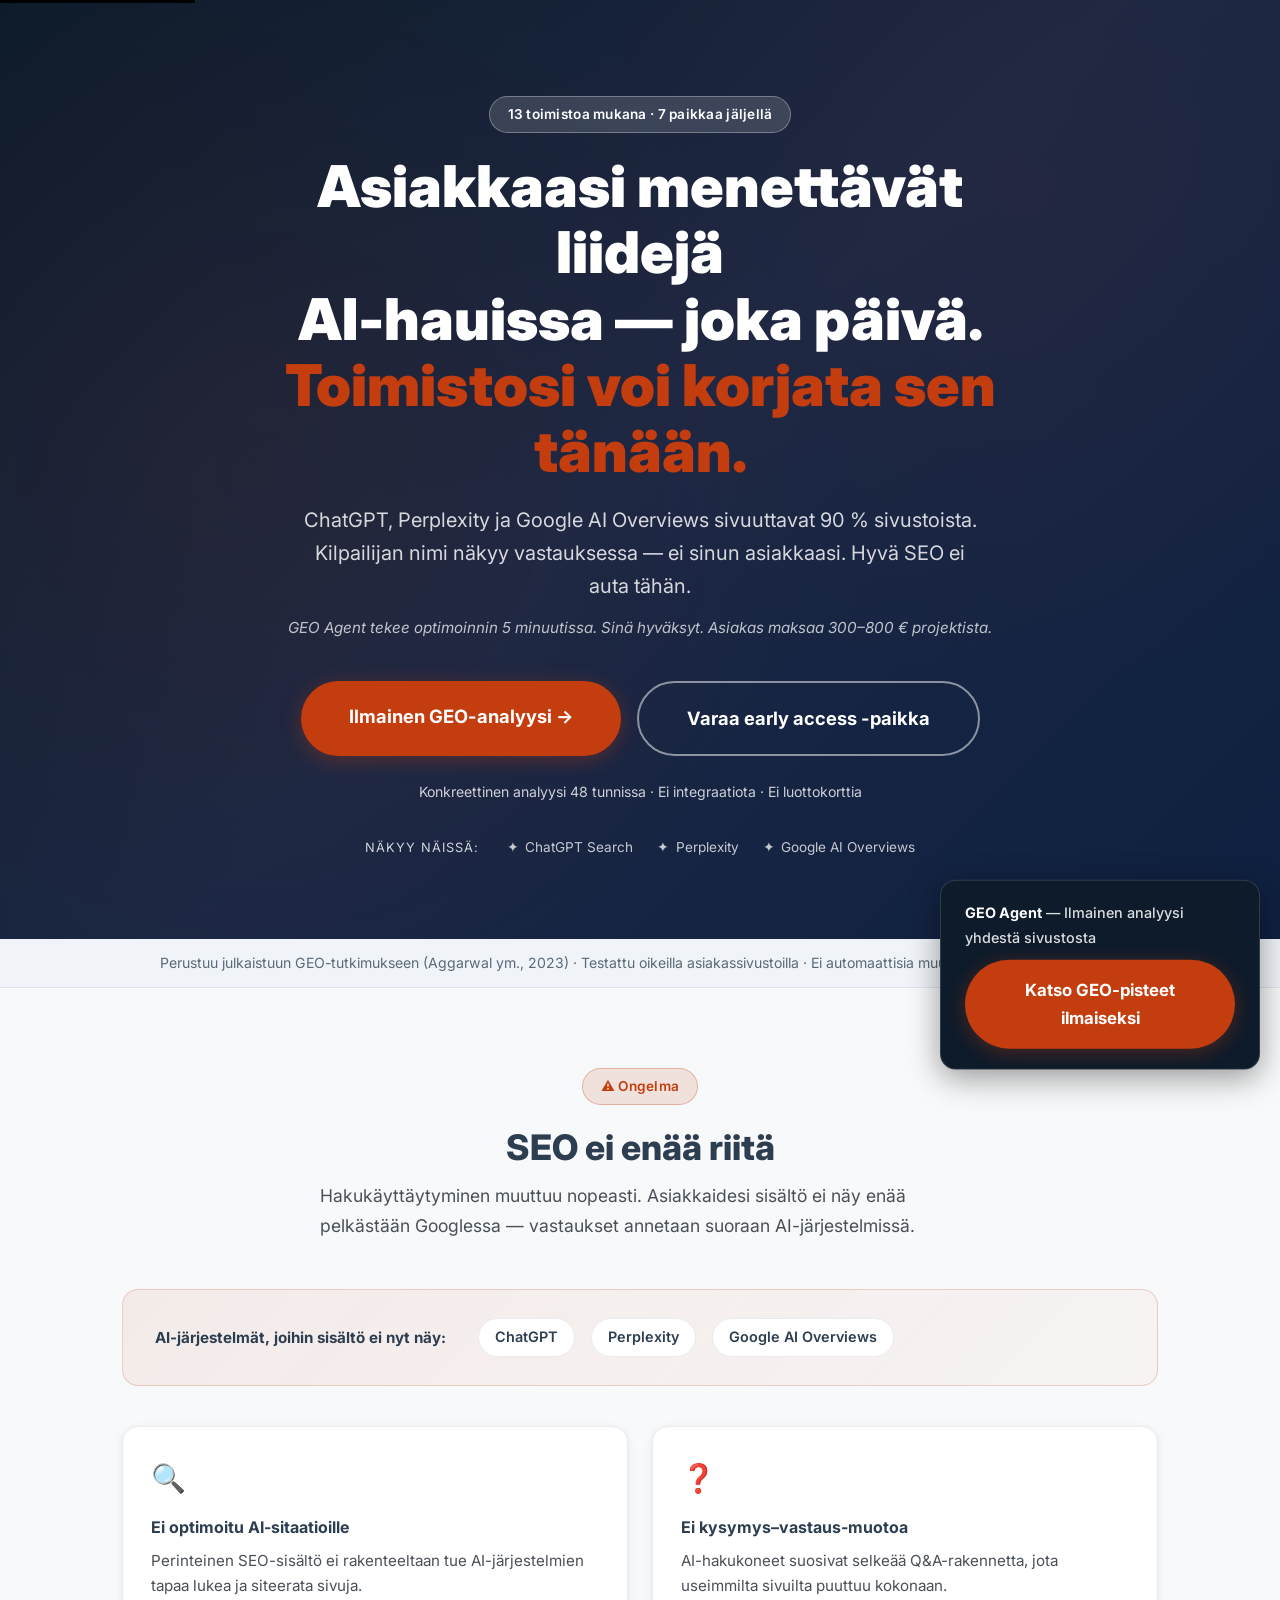
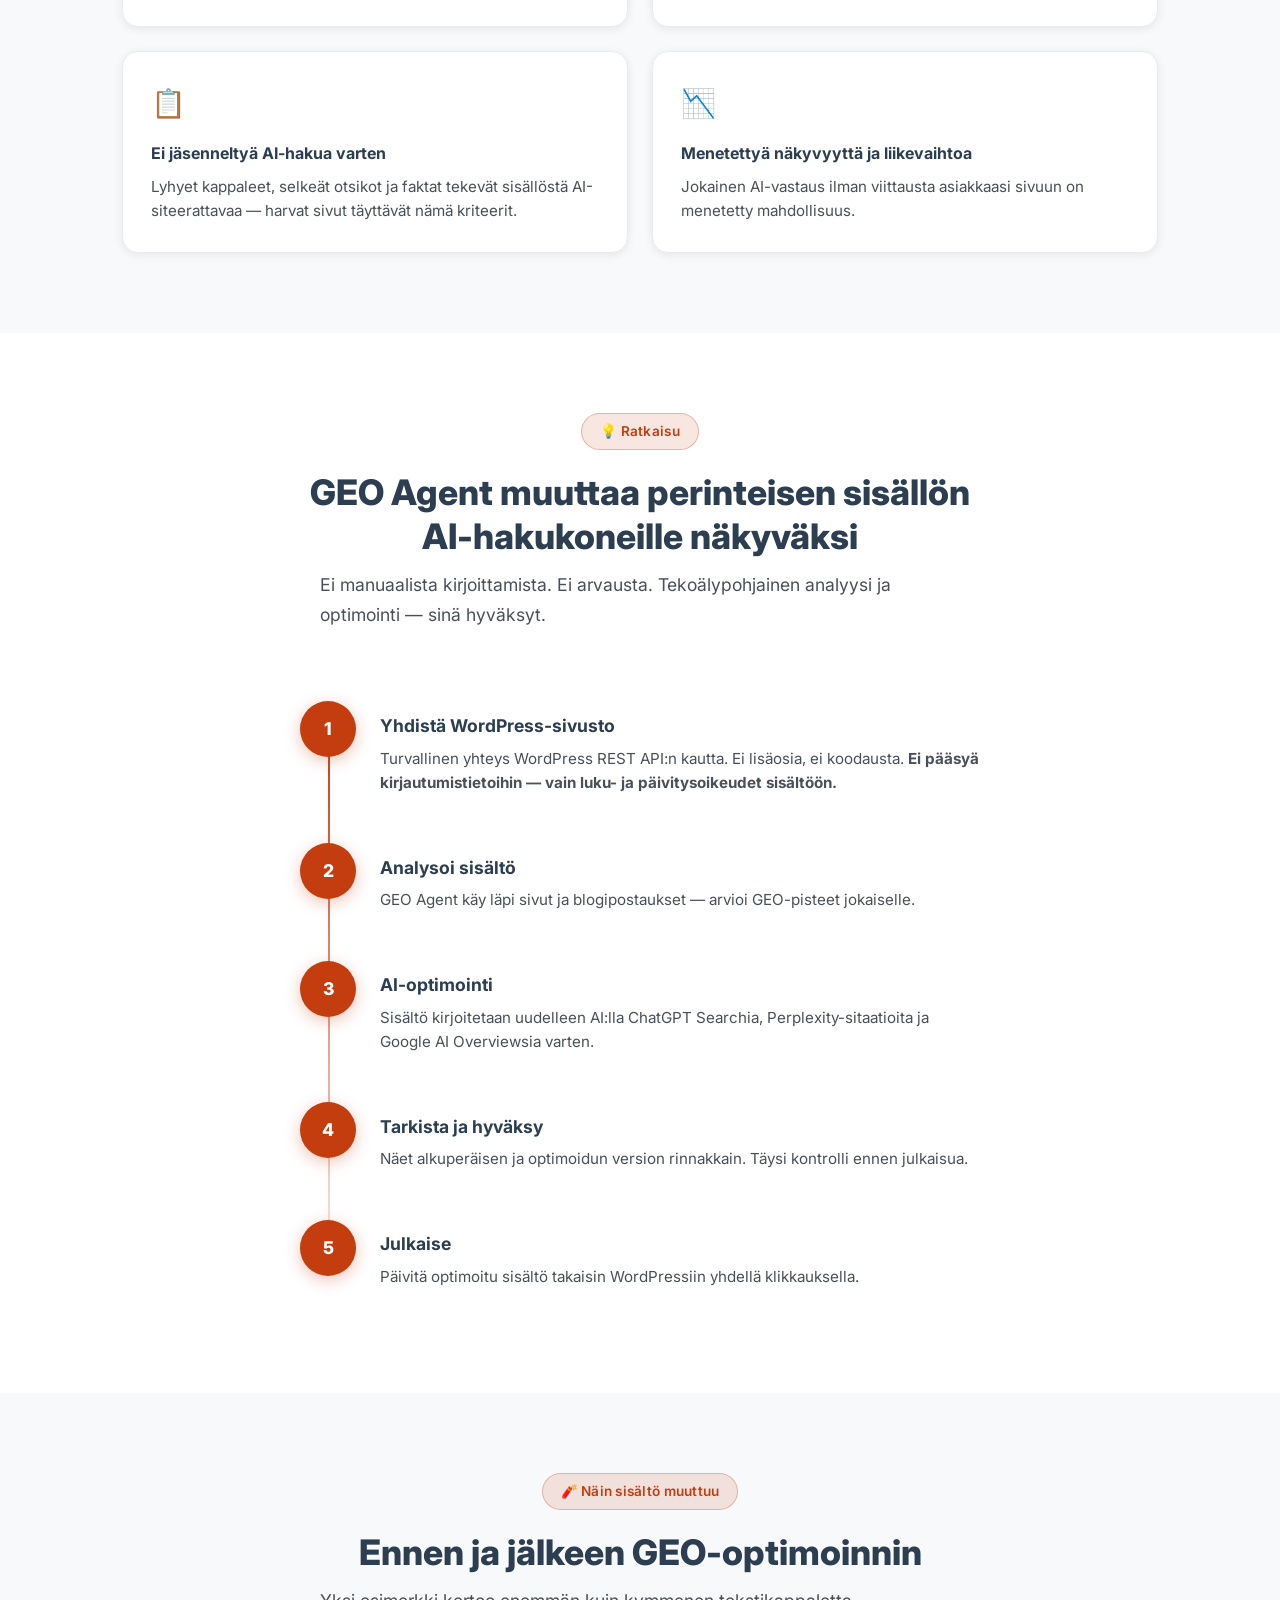
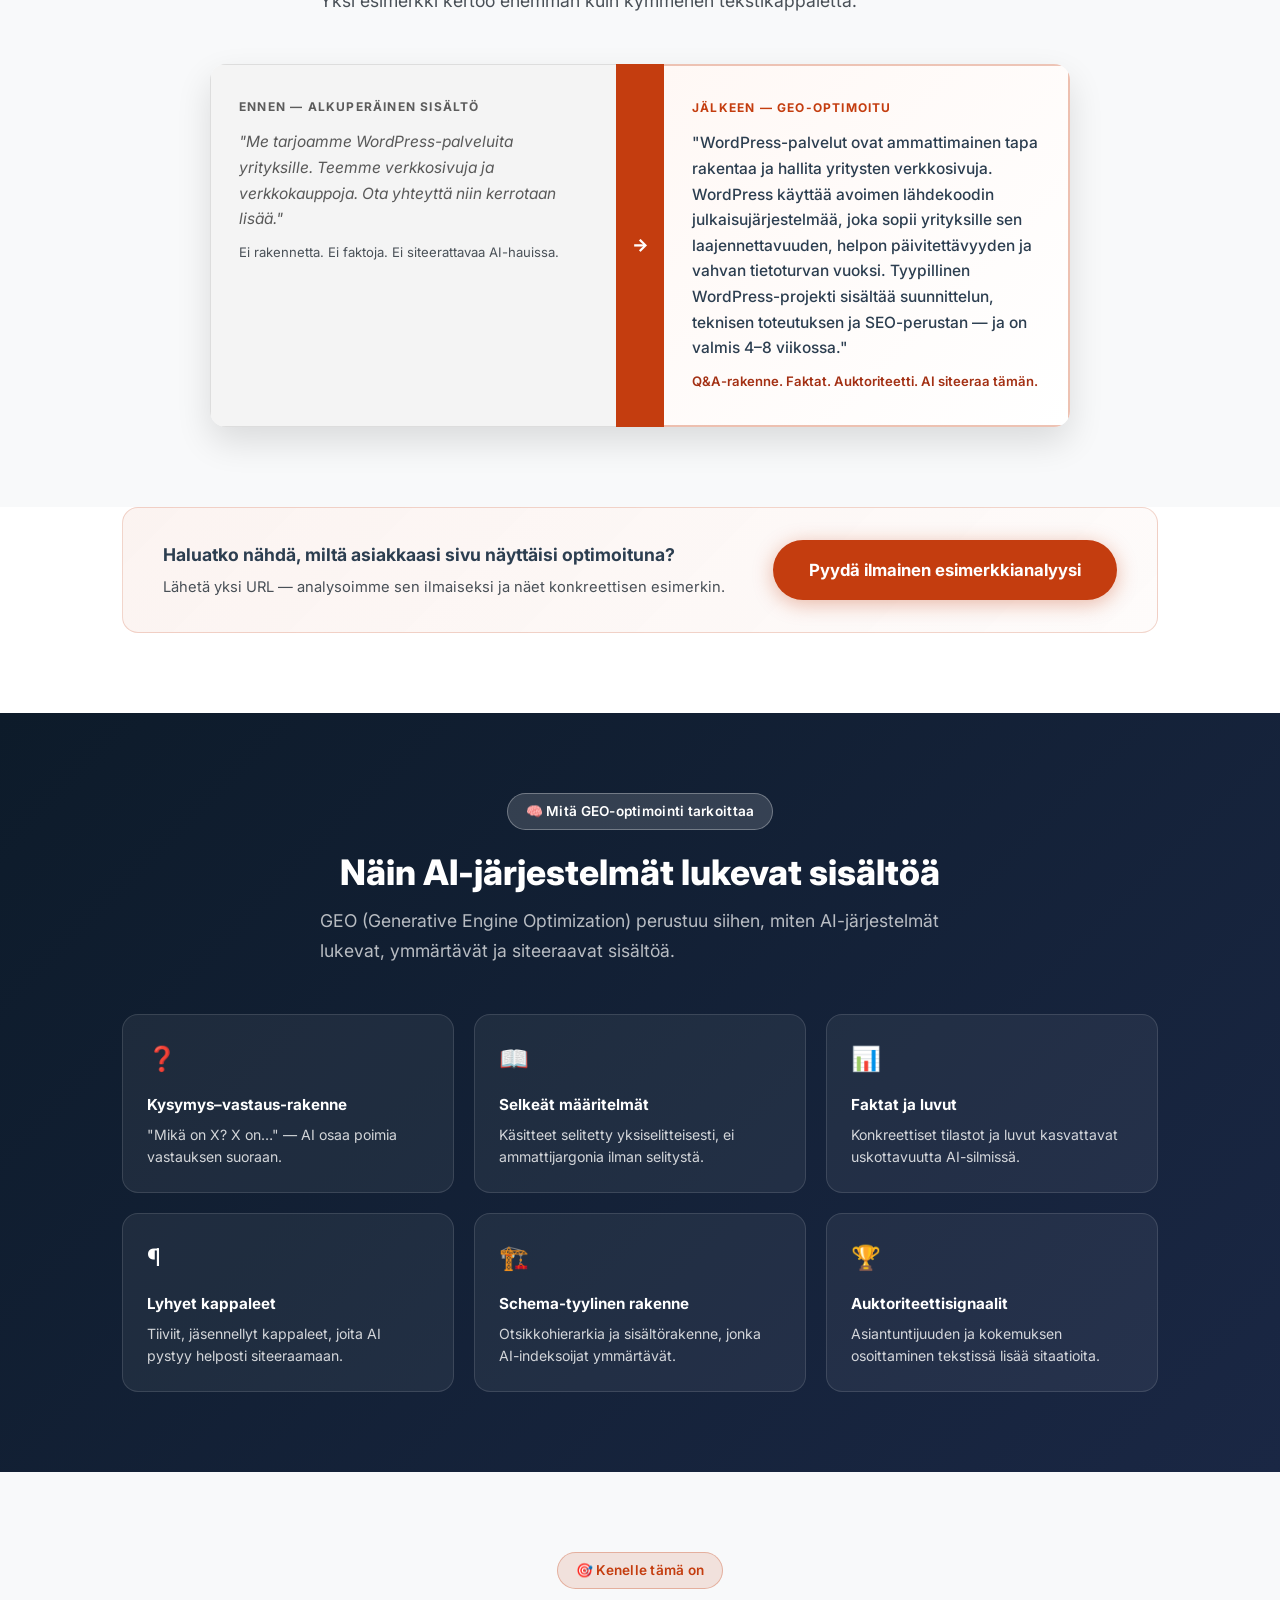
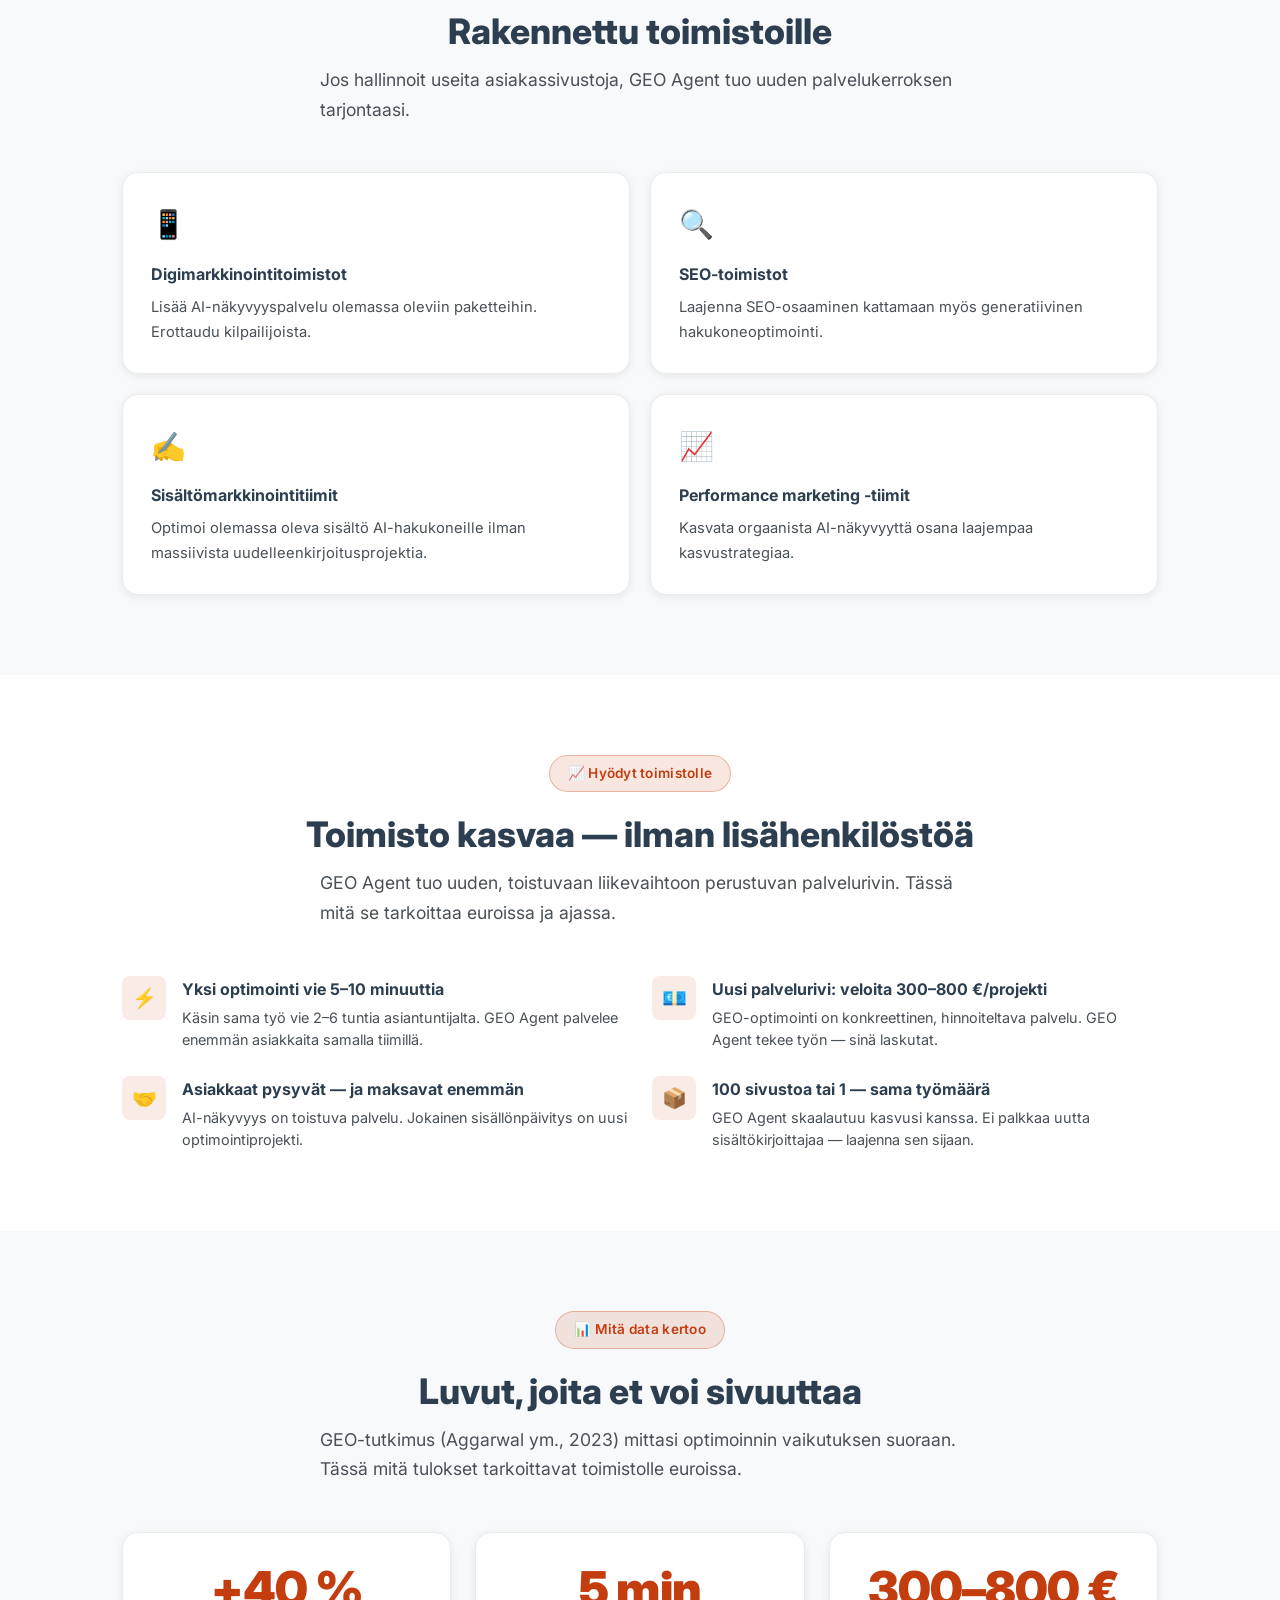
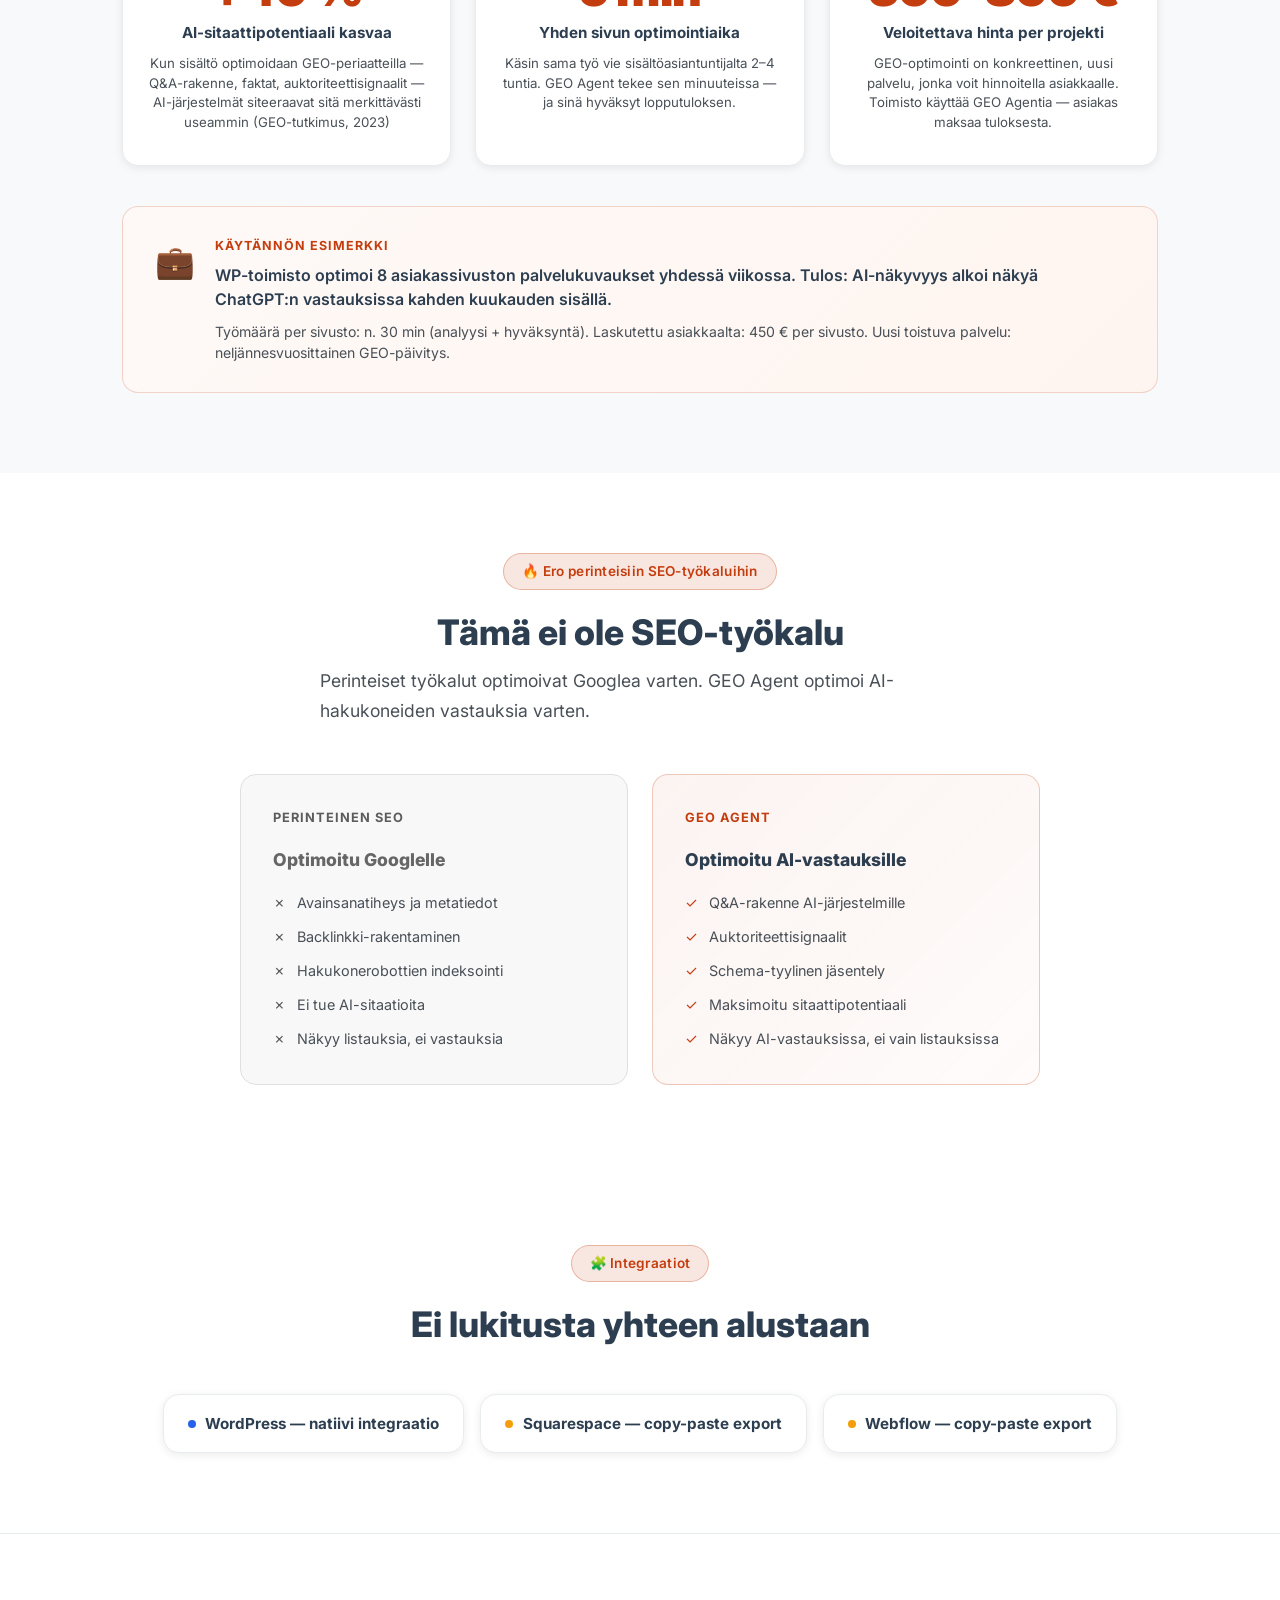
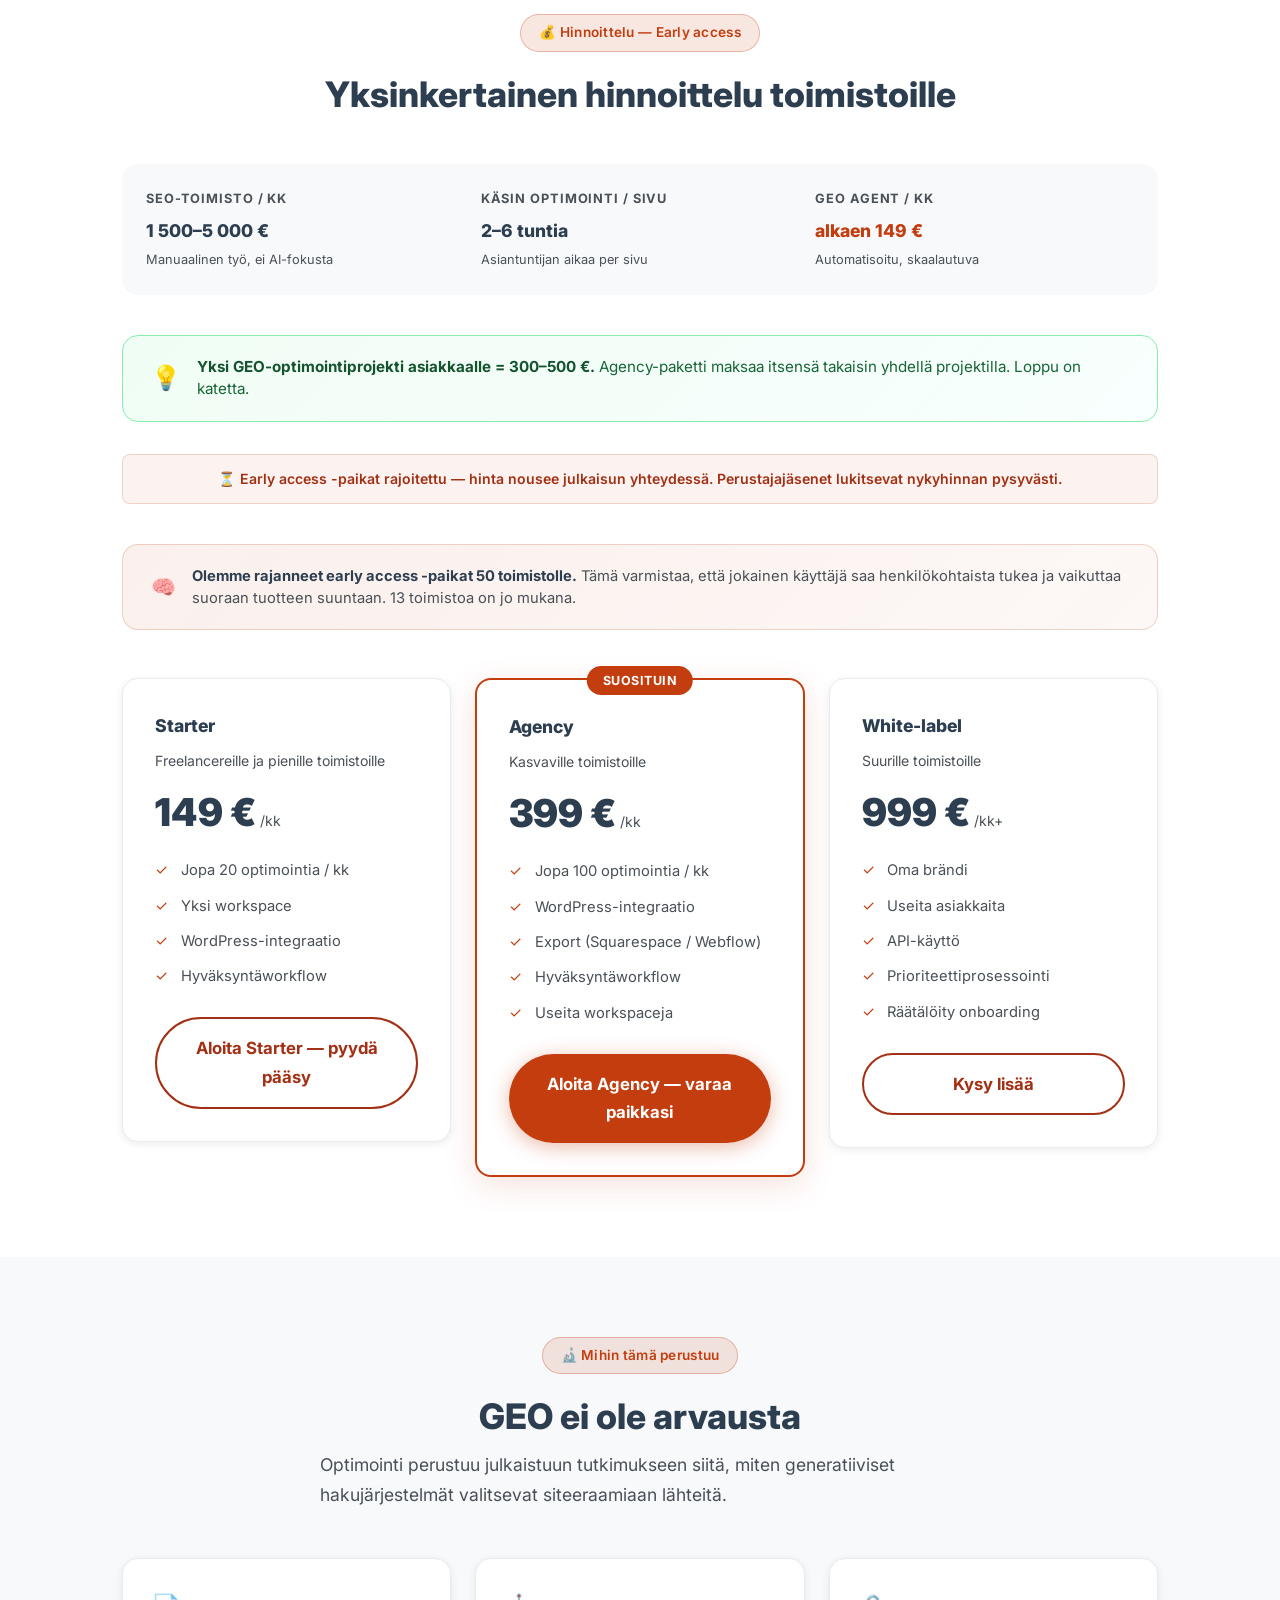
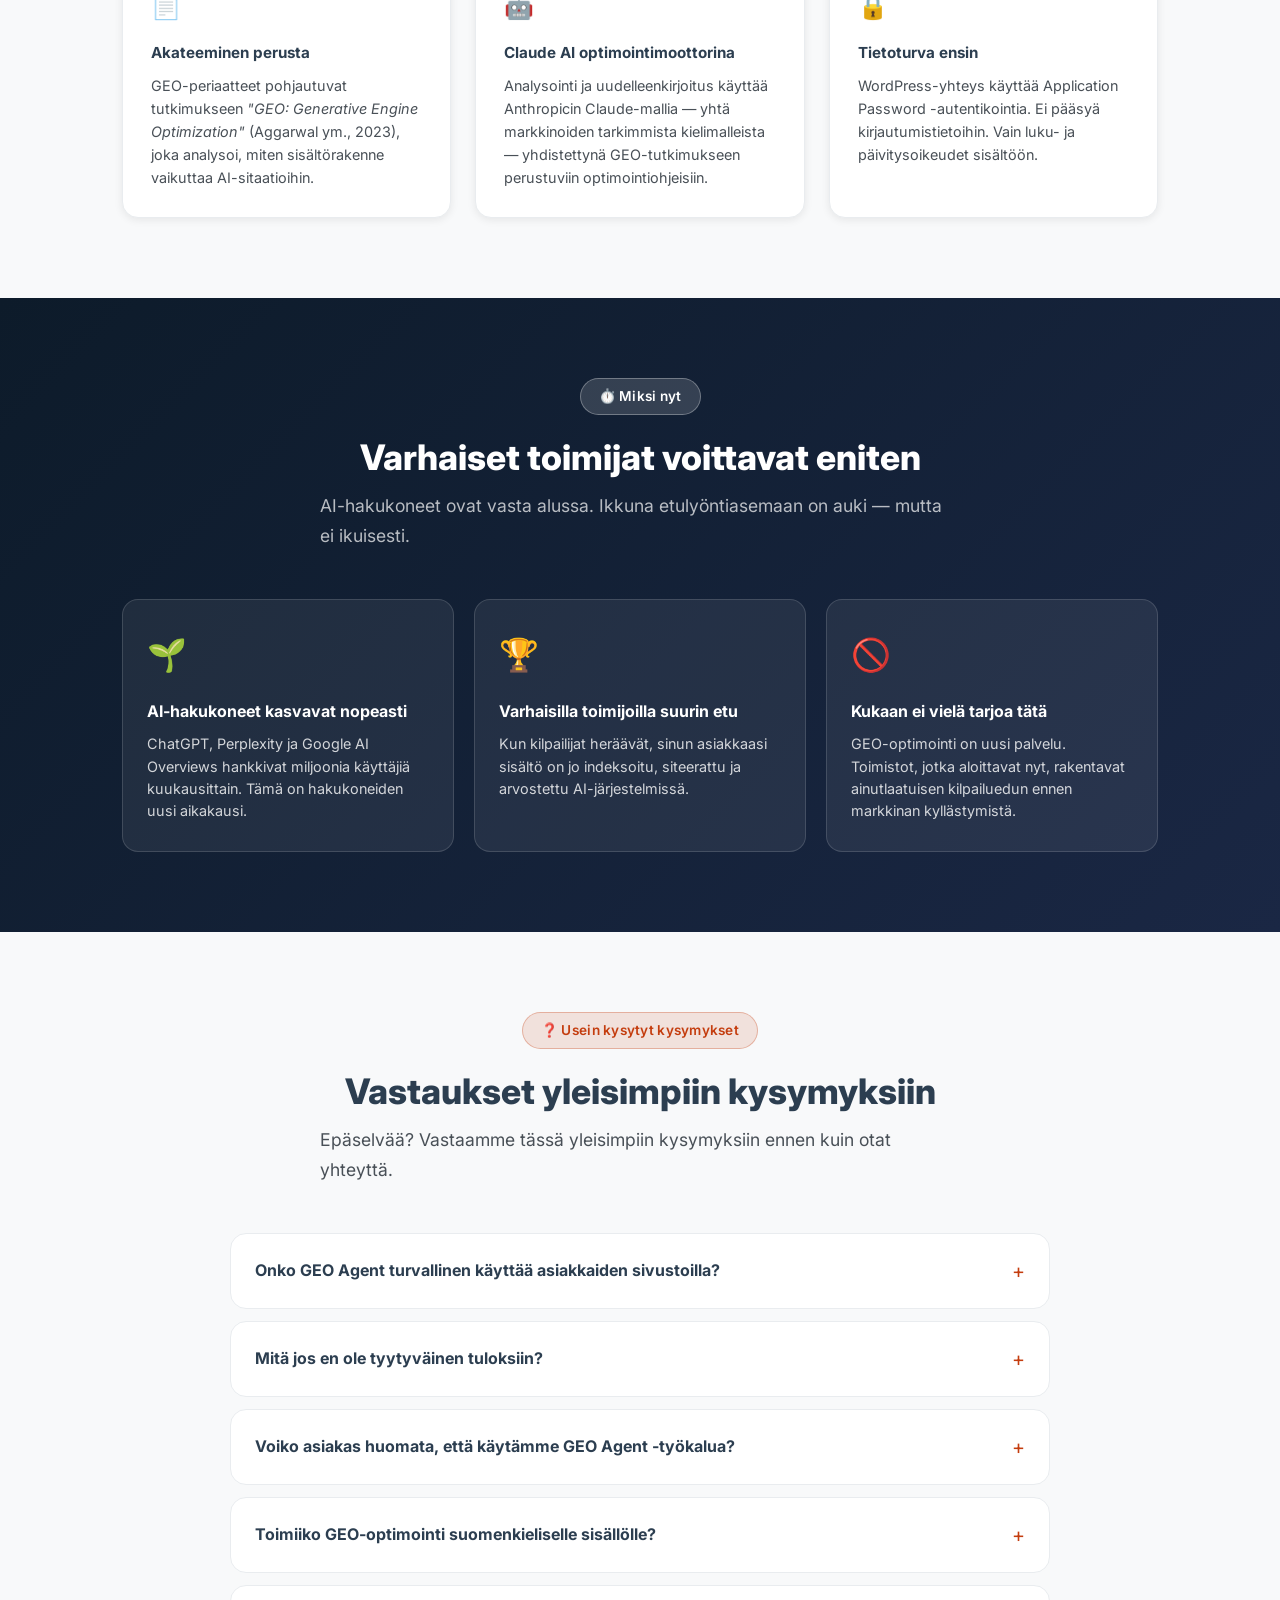
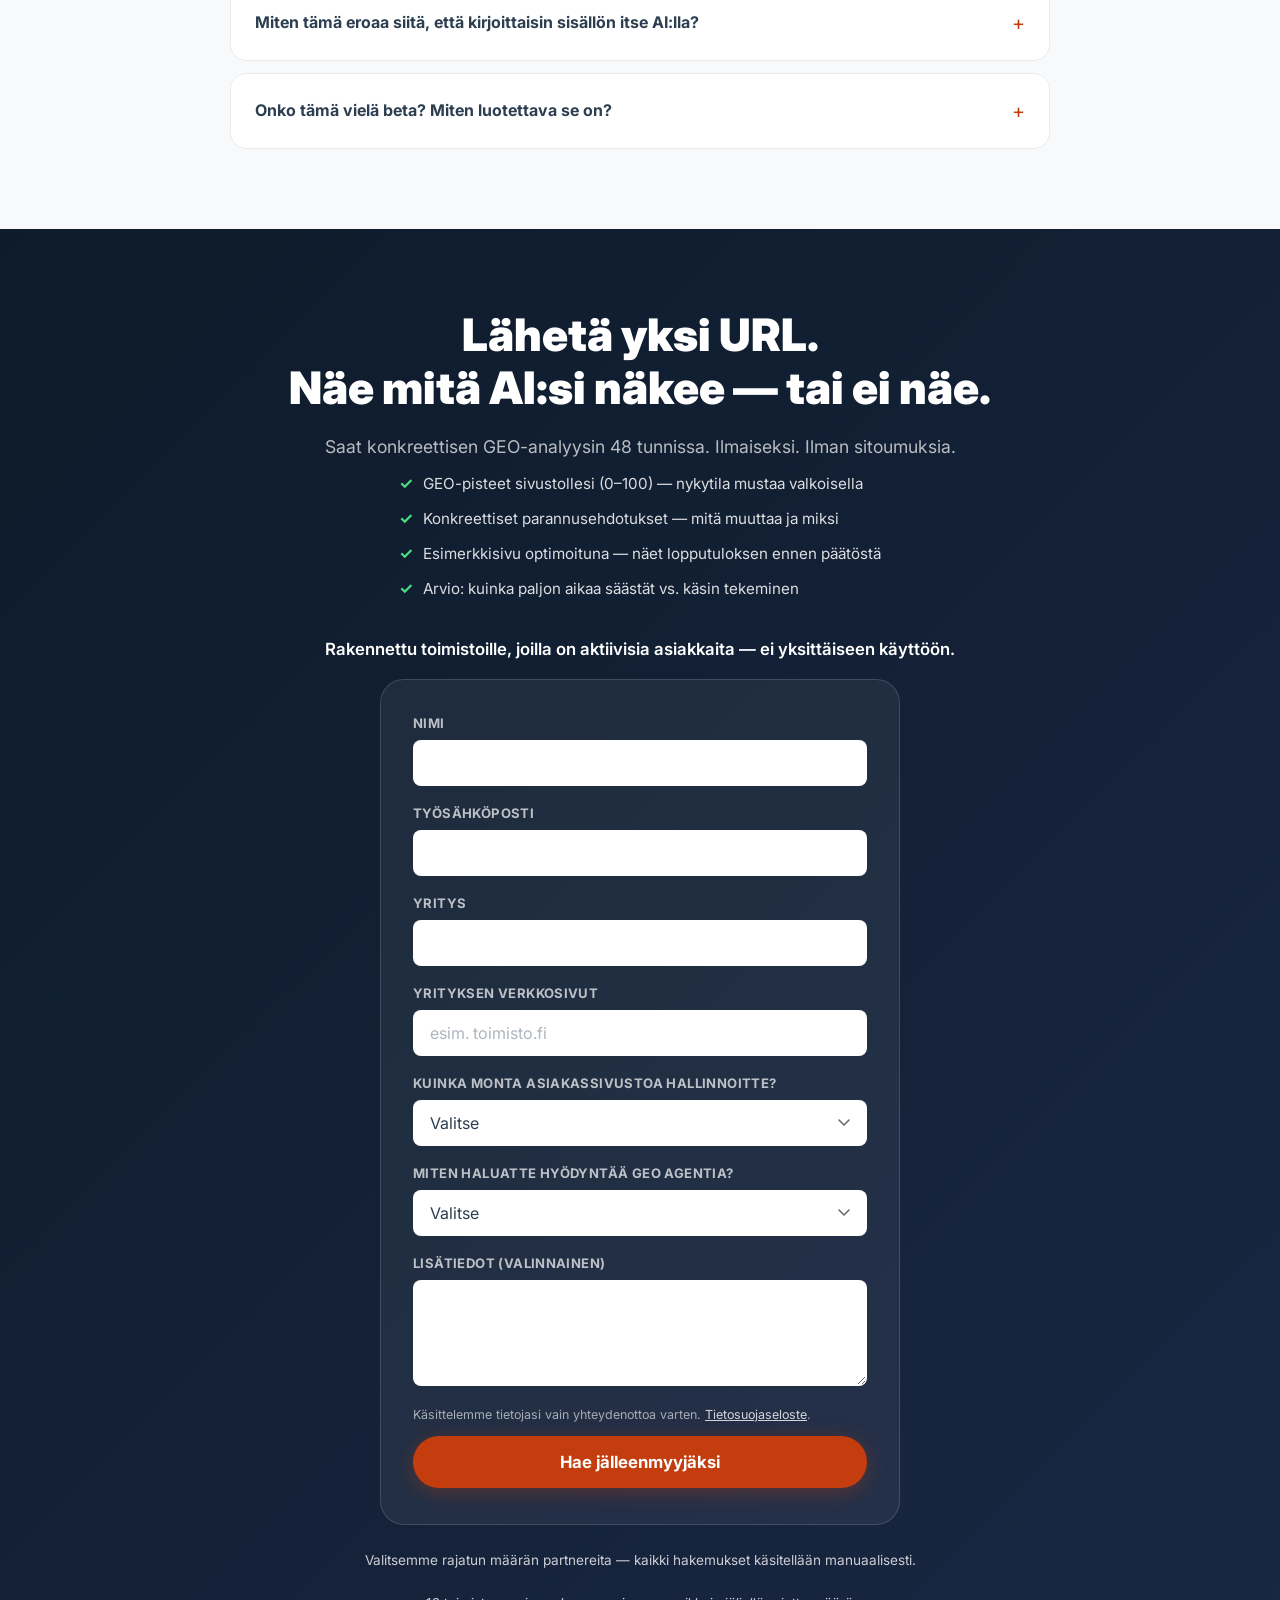
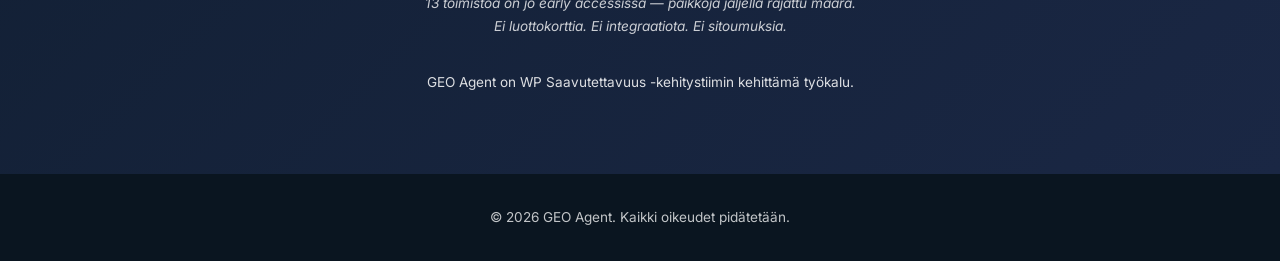
<file: docs/index.html>
<!DOCTYPE html>
<html lang="fi">
<head>
  <meta charset="UTF-8">
  <meta name="viewport" content="width=device-width, initial-scale=1.0">
  <title>GEO Agent — Näkyvyyttä AI-hakukoneissa</title>
  <link rel="preconnect" href="https://fonts.googleapis.com">
  <link rel="preconnect" href="https://fonts.gstatic.com" crossorigin>
  <link href="https://fonts.googleapis.com/css2?family=Inter:wght@400;500;600;700;800;900&display=swap" rel="stylesheet">
  <style>
    /* ===== MUUTTUJAT ===== */
    :root {
      --clr-primary:        #C43D0F;
      --clr-primary-dark:   #A33014;
      --clr-primary-darker: #8A2810;
      --clr-bg-hero:        #0D1B2A;
      --clr-bg-light:       #F8F9FA;
      --clr-bg-white:       #FFFFFF;
      --clr-text:           #2C3E50;
      --clr-text-muted:     #495057;
      --clr-text-light:     #FFFFFF;
      --clr-border:         #E9ECEF;
      --shadow-sm:          0 2px 8px rgba(0,0,0,0.08);
      --shadow-md:          0 4px 20px rgba(0,0,0,0.1);
      --shadow-lg:          0 15px 35px rgba(0,0,0,0.12);
      --radius-sm:          8px;
      --radius-md:          16px;
      --radius-lg:          24px;
      --radius-pill:        50px;
      --font-base:          'Inter', -apple-system, BlinkMacSystemFont, 'Segoe UI', Arial, sans-serif;
    }

    /* ===== SKIP LINK ===== */
    .skip-link {
      position: absolute;
      top: -40px;
      left: 0;
      background: #000;
      color: #fff;
      padding: 8px 16px;
      text-decoration: none;
      z-index: 9999;
      font-weight: 700;
      font-size: 1rem;
    }
    .skip-link:focus { top: 0; }

    /* ===== RESET & BASE ===== */
    *, *::before, *::after { box-sizing: border-box; margin: 0; padding: 0; }

    html { scroll-behavior: smooth; }

    body {
      font-family: var(--font-base);
      color: var(--clr-text);
      line-height: 1.7;
      background: var(--clr-bg-white);
      overflow-x: hidden;
    }

    a { color: var(--clr-primary-dark); text-decoration: none; transition: color 0.2s; }
    a:hover { color: var(--clr-primary-darker); }
    img { max-width: 100%; height: auto; }

    /* ===== FOKUS (WCAG 2.4.7) ===== */
    a:focus-visible,
    button:focus-visible,
    input:focus-visible,
    [tabindex]:focus-visible {
      outline: 3px solid var(--clr-primary-dark) !important;
      outline-offset: 3px !important;
      border-radius: 2px;
    }

    @media (prefers-reduced-motion: reduce) {
      *, *::before, *::after {
        animation-duration: 0.01ms !important;
        transition-duration: 0.01ms !important;
      }
    }

    /* ===== LAYOUT ===== */
    .container {
      max-width: 1100px;
      margin: 0 auto;
      padding: 0 2rem;
    }

    .container--narrow {
      max-width: 780px;
      margin: 0 auto;
      padding: 0 2rem;
    }

    /* ===== NAPIT ===== */
    .btn {
      display: inline-block;
      font-family: var(--font-base);
      font-weight: 700;
      text-decoration: none !important;
      border: none;
      cursor: pointer;
      transition: background 0.2s, transform 0.15s, box-shadow 0.2s;
      border-radius: var(--radius-pill);
      white-space: normal;
      text-align: center;
    }

    .btn--primary {
      background: var(--clr-primary);
      color: var(--clr-text-light) !important;
      padding: 16px 36px;
      font-size: 1.05rem;
      box-shadow: 0 4px 20px rgba(196,61,15,0.35);
    }
    .btn--primary:hover {
      background: var(--clr-primary-dark);
      transform: translateY(-2px);
      box-shadow: 0 8px 28px rgba(163,48,20,0.4);
    }

    .btn--outline {
      background: transparent;
      color: var(--clr-text-light) !important;
      padding: 15px 32px;
      font-size: 1.05rem;
      border: 2px solid rgba(255,255,255,0.5);
    }
    .btn--outline:hover {
      background: rgba(255,255,255,0.1);
      border-color: rgba(255,255,255,0.8);
      transform: translateY(-2px);
    }

    .btn--outline-dark {
      background: transparent;
      color: var(--clr-primary-dark) !important;
      padding: 15px 32px;
      font-size: 1.05rem;
      border: 2px solid var(--clr-primary-dark);
    }
    .btn--outline-dark:hover {
      background: var(--clr-primary-dark);
      color: var(--clr-text-light) !important;
      transform: translateY(-2px);
    }

    .btn--lg {
      padding: 20px 48px;
      font-size: 1.15rem;
    }

    /* ===== BADGE ===== */
    .badge {
      display: inline-block;
      background: rgba(196,61,15,0.12);
      color: var(--clr-primary);
      border: 1.5px solid rgba(196,61,15,0.3);
      padding: 6px 18px;
      border-radius: var(--radius-pill);
      font-size: 0.85rem;
      font-weight: 600;
      letter-spacing: 0.02em;
      margin-bottom: 1.25rem;
    }

    .badge--light {
      background: rgba(255,255,255,0.15);
      color: var(--clr-text-light);
      border-color: rgba(255,255,255,0.3);
    }

    /* ===== HERO ===== */
    .hero {
      background: linear-gradient(135deg, #0D1B2A 0%, #1a2744 50%, #0f2040 100%);
      padding: 6rem 2rem 5rem;
      text-align: center;
      position: relative;
      overflow: hidden;
    }

    .hero::before {
      content: '';
      position: absolute;
      inset: 0;
      background-image:
        radial-gradient(circle at 20% 50%, rgba(196,61,15,0.08) 0%, transparent 50%),
        radial-gradient(circle at 80% 20%, rgba(196,61,15,0.06) 0%, transparent 40%);
      pointer-events: none;
    }

    .hero__inner {
      position: relative;
      z-index: 1;
      max-width: 820px;
      margin: 0 auto;
    }

    .hero__title {
      font-size: clamp(2.2rem, 5vw, 3.6rem);
      font-weight: 900;
      color: var(--clr-text-light);
      line-height: 1.15;
      margin-bottom: 1.25rem;
    }

    .hero__title span {
      color: var(--clr-primary);
    }

    .hero__subtitle {
      font-size: clamp(1.05rem, 2vw, 1.25rem);
      color: rgba(255,255,255,0.82);
      line-height: 1.65;
      margin-bottom: 0.75rem;
      max-width: 680px;
      margin-left: auto;
      margin-right: auto;
    }

    .hero__tagline {
      font-size: 0.95rem;
      color: rgba(255,255,255,0.72);
      margin-bottom: 2.5rem;
      font-style: italic;
    }

    .hero__cta {
      display: flex;
      gap: 1rem;
      justify-content: center;
      flex-wrap: wrap;
      margin-bottom: 3rem;
    }

    .hero__platforms {
      display: flex;
      gap: 1.5rem;
      justify-content: center;
      align-items: center;
      flex-wrap: wrap;
      color: rgba(255,255,255,0.75);
      font-size: 0.85rem;
    }

    .hero__platforms span {
      display: flex;
      align-items: center;
      gap: 0.4rem;
    }

    .hero__platforms-label {
      color: rgba(255,255,255,0.8);
      font-size: 0.8rem;
      text-transform: uppercase;
      letter-spacing: 0.08em;
      margin-right: 0.25rem;
    }

    /* ===== OSIOT ===== */
    .section {
      padding: 5rem 0;
    }

    .section--light {
      background: var(--clr-bg-light);
    }

    .section--dark {
      background: linear-gradient(135deg, #0D1B2A 0%, #1a2744 100%);
      color: var(--clr-text-light);
    }

    .section__header {
      text-align: center;
      margin-bottom: 3rem;
    }

    .section__title {
      font-size: clamp(1.6rem, 3vw, 2.2rem);
      font-weight: 800;
      color: var(--clr-text);
      margin-bottom: 0.75rem;
      line-height: 1.25;
    }

    .section--dark .section__title {
      color: var(--clr-text-light);
    }

    .section__lead {
      font-size: 1.1rem;
      color: var(--clr-text-muted);
      max-width: 640px;
      margin: 0 auto;
      text-align: left;
    }

    .section--dark .section__lead {
      color: rgba(255,255,255,0.7);
    }

    /* ===== ONGELMA ===== */
    .problem-grid {
      display: grid;
      grid-template-columns: 1fr 1fr;
      gap: 1.5rem;
      margin-top: 2.5rem;
    }

    .problem-card {
      background: var(--clr-bg-white);
      border: 1.5px solid var(--clr-border);
      border-radius: var(--radius-md);
      padding: 1.75rem;
      box-shadow: var(--shadow-sm);
    }

    .problem-card__icon {
      font-size: 1.75rem;
      margin-bottom: 0.75rem;
    }

    .problem-card__title {
      font-size: 1rem;
      font-weight: 700;
      color: var(--clr-text);
      margin-bottom: 0.5rem;
    }

    .problem-card p {
      font-size: 0.95rem;
      color: var(--clr-text-muted);
      line-height: 1.6;
    }

    .platforms-highlight {
      background: linear-gradient(135deg, rgba(196,61,15,0.07), rgba(196,61,15,0.03));
      border: 1.5px solid rgba(196,61,15,0.2);
      border-radius: var(--radius-md);
      padding: 1.75rem 2rem;
      margin-top: 2rem;
      display: flex;
      align-items: center;
      gap: 2rem;
      flex-wrap: wrap;
    }

    .platforms-highlight__label {
      font-weight: 700;
      color: var(--clr-text);
      font-size: 0.95rem;
      white-space: nowrap;
    }

    .platforms-highlight__list {
      display: flex;
      gap: 1rem;
      flex-wrap: wrap;
    }

    .platform-tag {
      background: var(--clr-bg-white);
      border: 1.5px solid var(--clr-border);
      border-radius: var(--radius-pill);
      padding: 6px 16px;
      font-size: 0.9rem;
      font-weight: 600;
      color: var(--clr-text);
    }

    /* ===== MITEN TOIMII ===== */
    .steps {
      display: flex;
      flex-direction: column;
      gap: 0;
      position: relative;
      max-width: 680px;
      margin: 0 auto;
    }

    .steps::before {
      content: '';
      position: absolute;
      left: 28px;
      top: 48px;
      bottom: 48px;
      width: 2px;
      background: linear-gradient(to bottom, var(--clr-primary), rgba(196,61,15,0.1));
    }

    .step {
      display: flex;
      gap: 1.5rem;
      align-items: flex-start;
      padding: 1.5rem 0;
    }

    .step__number {
      width: 56px;
      height: 56px;
      min-width: 56px;
      background: var(--clr-primary);
      color: var(--clr-text-light);
      border-radius: 50%;
      display: flex;
      align-items: center;
      justify-content: center;
      font-weight: 800;
      font-size: 1.1rem;
      position: relative;
      z-index: 1;
      box-shadow: 0 4px 16px rgba(196,61,15,0.3);
    }

    .step__content {
      padding-top: 0.6rem;
    }

    .step__title {
      font-size: 1.1rem;
      font-weight: 700;
      color: var(--clr-text);
      margin-bottom: 0.35rem;
    }

    .step p {
      font-size: 0.95rem;
      color: var(--clr-text-muted);
      line-height: 1.6;
    }

    /* ===== GEO-PERIAATTEET ===== */
    .geo-grid {
      display: grid;
      grid-template-columns: repeat(3, 1fr);
      gap: 1.25rem;
    }

    .geo-card {
      background: rgba(255,255,255,0.06);
      border: 1px solid rgba(255,255,255,0.12);
      border-radius: var(--radius-md);
      padding: 1.5rem;
      transition: background 0.2s, transform 0.2s;
    }

    .geo-card:hover {
      background: rgba(255,255,255,0.1);
      transform: translateY(-3px);
    }

    .geo-card__icon {
      font-size: 1.5rem;
      margin-bottom: 0.75rem;
    }

    .geo-card__title {
      font-size: 0.95rem;
      font-weight: 700;
      color: var(--clr-text-light);
      margin-bottom: 0.4rem;
    }

    .geo-card p {
      font-size: 0.88rem;
      color: rgba(255,255,255,0.8);
      line-height: 1.55;
    }

    /* ===== KENELLE ===== */
    .audience-grid {
      display: grid;
      grid-template-columns: repeat(2, 1fr);
      gap: 1.25rem;
    }

    .audience-card {
      background: var(--clr-bg-white);
      border: 1.5px solid var(--clr-border);
      border-radius: var(--radius-md);
      padding: 1.75rem;
      box-shadow: var(--shadow-sm);
      transition: transform 0.2s, box-shadow 0.2s;
    }

    .audience-card:hover {
      transform: translateY(-4px);
      box-shadow: var(--shadow-md);
    }

    .audience-card__icon { font-size: 1.75rem; margin-bottom: 0.75rem; }
    .audience-card__title { font-size: 1rem; font-weight: 700; margin-bottom: 0.4rem; }
    .audience-card p { font-size: 0.92rem; color: var(--clr-text-muted); }

    /* ===== HYÖDYT ===== */
    .benefits-list {
      display: grid;
      grid-template-columns: repeat(2, 1fr);
      gap: 1.5rem;
    }

    .benefit {
      display: flex;
      gap: 1rem;
      align-items: flex-start;
    }

    .benefit__icon {
      width: 44px;
      height: 44px;
      min-width: 44px;
      background: rgba(196,61,15,0.1);
      border-radius: var(--radius-sm);
      display: flex;
      align-items: center;
      justify-content: center;
      font-size: 1.25rem;
    }

    .benefit__text strong {
      display: block;
      font-size: 1rem;
      font-weight: 700;
      color: var(--clr-text);
      margin-bottom: 0.25rem;
    }

    .benefit__text p {
      font-size: 0.9rem;
      color: var(--clr-text-muted);
      line-height: 1.55;
    }

    /* ===== VERTAILU ===== */
    .comparison {
      display: grid;
      grid-template-columns: 1fr 1fr;
      gap: 1.5rem;
      max-width: 800px;
      margin: 0 auto;
    }

    .comparison__col {
      border-radius: var(--radius-md);
      padding: 2rem;
    }

    .comparison__col--old {
      background: #f8f8f8;
      border: 1.5px solid #e0e0e0;
    }

    .comparison__col--new {
      background: linear-gradient(135deg, rgba(196,61,15,0.06), rgba(196,61,15,0.02));
      border: 1.5px solid rgba(196,61,15,0.25);
    }

    .comparison__label {
      font-size: 0.8rem;
      font-weight: 700;
      text-transform: uppercase;
      letter-spacing: 0.08em;
      margin-bottom: 1rem;
    }

    .comparison__col--old .comparison__label { color: #5c5c5c; }
    .comparison__col--new .comparison__label { color: var(--clr-primary); }

    .comparison__title {
      font-size: 1.1rem;
      font-weight: 800;
      margin-bottom: 1rem;
    }

    .comparison__col--old .comparison__title { color: #666; }
    .comparison__col--new .comparison__title { color: var(--clr-text); }

    .comparison__items {
      list-style: none;
      display: flex;
      flex-direction: column;
      gap: 0.6rem;
    }

    .comparison__items li {
      font-size: 0.9rem;
      display: flex;
      gap: 0.5rem;
      align-items: flex-start;
      color: var(--clr-text-muted);
    }

    .comparison__items li .icon { min-width: 1rem; }
    .comparison__col--old .icon { color: #5c5c5c; }
    .comparison__col--new .icon { color: var(--clr-primary); }

    /* ===== INTEGRAATIOT ===== */
    .integrations {
      display: flex;
      gap: 1rem;
      justify-content: center;
      flex-wrap: wrap;
    }

    .integration-tag {
      background: var(--clr-bg-white);
      border: 1.5px solid var(--clr-border);
      border-radius: var(--radius-md);
      padding: 1rem 1.5rem;
      font-weight: 700;
      font-size: 0.95rem;
      display: flex;
      align-items: center;
      gap: 0.6rem;
      box-shadow: var(--shadow-sm);
      transition: transform 0.2s, box-shadow 0.2s;
    }

    .integration-tag:hover {
      transform: translateY(-3px);
      box-shadow: var(--shadow-md);
    }

    .integration-tag .dot {
      width: 8px;
      height: 8px;
      border-radius: 50%;
    }

    .dot--green { background: #2563eb; }
    .dot--yellow { background: #f59e0b; }

    /* ===== HINNOITTELU ===== */
    .pricing-grid {
      display: grid;
      grid-template-columns: repeat(3, 1fr);
      gap: 1.5rem;
      align-items: start;
    }

    .pricing-card {
      background: var(--clr-bg-white);
      border: 1.5px solid var(--clr-border);
      border-radius: var(--radius-md);
      padding: 2rem;
      box-shadow: var(--shadow-sm);
      position: relative;
      transition: transform 0.2s, box-shadow 0.2s;
    }

    .pricing-card:hover {
      transform: translateY(-4px);
      box-shadow: var(--shadow-lg);
    }

    .pricing-card--featured {
      border-color: var(--clr-primary);
      border-width: 2px;
      box-shadow: 0 8px 32px rgba(196,61,15,0.15);
    }

    .pricing-card__label {
      position: absolute;
      top: -14px;
      left: 50%;
      transform: translateX(-50%);
      background: var(--clr-primary);
      color: #fff;
      font-size: 0.78rem;
      font-weight: 700;
      padding: 4px 16px;
      border-radius: var(--radius-pill);
      white-space: nowrap;
      letter-spacing: 0.04em;
    }

    .pricing-card__name {
      font-size: 1.1rem;
      font-weight: 800;
      color: var(--clr-text);
      margin-bottom: 0.5rem;
    }

    .pricing-card__desc {
      font-size: 0.88rem;
      color: var(--clr-text-muted);
      margin-bottom: 1.25rem;
    }

    .pricing-card__price {
      margin-bottom: 1.5rem;
    }

    .pricing-card__amount {
      font-size: 2.4rem;
      font-weight: 900;
      color: var(--clr-text);
      line-height: 1;
    }

    .pricing-card__period {
      font-size: 0.88rem;
      color: var(--clr-text-muted);
    }

    .pricing-card__features {
      list-style: none;
      display: flex;
      flex-direction: column;
      gap: 0.65rem;
      margin-bottom: 1.75rem;
    }

    .pricing-card__features li {
      font-size: 0.92rem;
      display: flex;
      gap: 0.6rem;
      align-items: flex-start;
      color: var(--clr-text-muted);
    }

    .pricing-card__features li .check { color: var(--clr-primary); min-width: 1rem; }

    /* ===== EARLY ACCESS BANNER ===== */
    .early-access {
      background: linear-gradient(135deg, rgba(196,61,15,0.08), rgba(196,61,15,0.04));
      border: 1.5px solid rgba(196,61,15,0.2);
      border-radius: var(--radius-md);
      padding: 1.25rem 1.75rem;
      display: flex;
      align-items: center;
      gap: 1rem;
      margin-bottom: 3rem;
    }

    .early-access__icon { font-size: 1.25rem; }
    .early-access p { font-size: 0.92rem; color: var(--clr-text-muted); line-height: 1.5; }
    .early-access p strong { color: var(--clr-text); }

    /* ===== CTA OSIO ===== */
    .cta-section {
      text-align: center;
      padding: 5rem 2rem;
      background: linear-gradient(135deg, #0D1B2A 0%, #1a2744 100%);
    }

    .cta-section__title {
      font-size: clamp(1.8rem, 3.5vw, 2.8rem);
      font-weight: 900;
      color: var(--clr-text-light);
      margin-bottom: 1rem;
      line-height: 1.2;
    }

    .cta-section__subtitle {
      font-size: 1.1rem;
      color: rgba(255,255,255,0.7);
      margin-bottom: 0.5rem;
    }

    .cta-section__note {
      font-size: 0.9rem;
      color: rgba(255,255,255,0.82);
      margin-bottom: 2.5rem;
      font-style: italic;
    }

    .cta-section__btns {
      display: flex;
      gap: 1rem;
      justify-content: center;
      flex-wrap: wrap;
    }

    /* ===== STICKY CTA ===== */
    .sticky-cta {
      position: fixed;
      bottom: 0;
      left: 0;
      right: 0;
      background: #0D1B2A;
      border-top: 1px solid rgba(255,255,255,0.12);
      padding: 0.875rem 1.25rem;
      display: flex;
      flex-direction: column;
      align-items: center;
      gap: 0.6rem;
      z-index: 100;
      transform: translateY(100%);
      transition: transform 0.3s ease;
      text-align: center;
    }

    .sticky-cta.visible { transform: translateY(0); }

    .sticky-cta__text {
      color: rgba(255,255,255,0.85);
      font-size: 0.9rem;
      font-weight: 500;
    }

    .sticky-cta__text strong { color: #fff; }

    @media (min-width: 768px) {
      .sticky-cta {
        bottom: 20px;
        right: 20px;
        left: auto;
        border: 1px solid rgba(255,255,255,0.15);
        border-radius: var(--radius-md);
        max-width: 320px;
        padding: 1.25rem 1.5rem;
        box-shadow: 0 8px 32px rgba(0,0,0,0.4);
        text-align: left;
      }
    }

    /* ===== MID-FUNNEL CTA ===== */
    .mid-cta {
      background: linear-gradient(135deg, rgba(196,61,15,0.06), rgba(196,61,15,0.02));
      border: 1.5px solid rgba(196,61,15,0.2);
      border-radius: var(--radius-md);
      padding: 2rem 2.5rem;
      display: flex;
      align-items: center;
      justify-content: space-between;
      gap: 2rem;
      flex-wrap: wrap;
    }

    .mid-cta__text h3 {
      font-size: 1.1rem;
      font-weight: 700;
      color: var(--clr-text);
      margin-bottom: 0.3rem;
    }

    .mid-cta__text p {
      font-size: 0.92rem;
      color: var(--clr-text-muted);
    }

    /* ===== FAQ ===== */
    .faq-list {
      display: flex;
      flex-direction: column;
      gap: 0.75rem;
      max-width: 820px;
      margin: 0 auto;
    }

    .faq-item {
      background: var(--clr-bg-white);
      border: 1.5px solid var(--clr-border);
      border-radius: var(--radius-md);
      overflow: hidden;
      transition: border-color 0.2s;
    }

    .faq-item[open] {
      border-color: rgba(196,61,15,0.35);
    }

    .faq-question {
      padding: 1.25rem 1.5rem;
      font-size: 1rem;
      font-weight: 700;
      color: var(--clr-text);
      cursor: pointer;
      list-style: none;
      display: flex;
      align-items: center;
      justify-content: space-between;
      gap: 1rem;
    }

    .faq-question::-webkit-details-marker { display: none; }

    .faq-question::after {
      content: '+';
      font-size: 1.25rem;
      font-weight: 400;
      color: var(--clr-primary);
      flex-shrink: 0;
      transition: transform 0.2s;
    }

    .faq-item[open] .faq-question::after {
      transform: rotate(45deg);
    }

    .faq-question:focus-visible {
      outline: 3px solid var(--clr-primary-dark) !important;
      outline-offset: -3px;
    }

    .faq-answer {
      padding: 0 1.5rem 1.25rem;
      font-size: 0.95rem;
      color: var(--clr-text-muted);
      line-height: 1.65;
      border-top: 1px solid var(--clr-border);
      margin-top: -1px;
    }

    .faq-answer p + p { margin-top: 0.75rem; }

    /* ===== ROI NOTE ===== */
    .roi-note {
      background: linear-gradient(135deg, #f0fdf4, #f8fffe);
      border: 1.5px solid #86efac;
      border-radius: var(--radius-md);
      padding: 1.25rem 1.75rem;
      margin-bottom: 2rem;
      display: flex;
      align-items: center;
      gap: 1rem;
    }

    .roi-note__icon { font-size: 1.5rem; flex-shrink: 0; }

    .roi-note p {
      font-size: 0.95rem;
      color: #166534;
      line-height: 1.5;
    }

    .roi-note p strong { color: #14532d; }

    /* ===== URGENCY BAR ===== */
    .urgency-bar {
      background: rgba(196,61,15,0.06);
      border: 1px solid rgba(196,61,15,0.18);
      border-radius: var(--radius-sm);
      padding: 0.75rem 1.25rem;
      margin-bottom: 2.5rem;
      font-size: 0.88rem;
      color: var(--clr-primary-dark);
      font-weight: 600;
      text-align: center;
    }

    /* ===== CREDIBILITY ===== */
    .credibility-grid {
      display: grid;
      grid-template-columns: repeat(3, 1fr);
      gap: 1.5rem;
    }

    .cred-card {
      background: var(--clr-bg-white);
      border: 1.5px solid var(--clr-border);
      border-radius: var(--radius-md);
      padding: 1.75rem;
      box-shadow: var(--shadow-sm);
    }

    .cred-card__icon {
      font-size: 1.5rem;
      margin-bottom: 0.75rem;
    }

    .cred-card__title {
      font-size: 0.95rem;
      font-weight: 700;
      color: var(--clr-text);
      margin-bottom: 0.5rem;
    }

    .cred-card p {
      font-size: 0.9rem;
      color: var(--clr-text-muted);
      line-height: 1.6;
    }

    .cred-card a {
      color: var(--clr-primary-dark);
      text-decoration: underline;
      text-underline-offset: 2px;
    }

    /* ===== BEFORE / AFTER ===== */
    .before-after {
      display: grid;
      grid-template-columns: 1fr auto 1fr;
      gap: 0;
      align-items: stretch;
      max-width: 860px;
      margin: 0 auto;
      border-radius: var(--radius-md);
      overflow: hidden;
      box-shadow: var(--shadow-lg);
    }

    .ba-col {
      padding: 2rem 1.75rem;
    }

    .ba-col--before {
      background: #f4f4f4;
      border: 1.5px solid #ddd;
      border-right: none;
    }

    .ba-col--after {
      background: linear-gradient(135deg, #fff8f5, #fff);
      border: 2px solid rgba(196,61,15,0.3);
      border-left: none;
    }

    .ba-divider {
      display: flex;
      align-items: center;
      justify-content: center;
      background: var(--clr-primary);
      width: 48px;
      font-size: 1.1rem;
      color: #fff;
      font-weight: 800;
      writing-mode: horizontal-tb;
      flex-shrink: 0;
    }

    .ba-label {
      font-size: 0.75rem;
      font-weight: 700;
      text-transform: uppercase;
      letter-spacing: 0.1em;
      margin-bottom: 0.75rem;
    }

    .ba-col--before .ba-label { color: #5c5c5c; }
    .ba-col--after .ba-label { color: var(--clr-primary); }

    .ba-text {
      font-size: 0.97rem;
      line-height: 1.65;
      font-style: italic;
    }

    .ba-col--before .ba-text { color: #595959; }
    .ba-col--after .ba-text { color: var(--clr-text); font-style: normal; font-weight: 500; }

    .ba-note {
      font-size: 0.82rem;
      color: var(--clr-text-muted);
      margin-top: 0.6rem;
    }

    .ba-col--after .ba-note { color: var(--clr-primary-dark); font-weight: 600; }

    /* ===== PRICING ANCHOR ===== */
    .pricing-anchor {
      display: grid;
      grid-template-columns: repeat(3, 1fr);
      gap: 1rem;
      margin-bottom: 2.5rem;
      background: var(--clr-bg-light);
      border-radius: var(--radius-md);
      padding: 1.5rem;
    }

    .pa-item {
      text-align: left;
    }

    .pa-item__label {
      font-size: 0.8rem;
      font-weight: 700;
      text-transform: uppercase;
      letter-spacing: 0.07em;
      color: var(--clr-text-muted);
      margin-bottom: 0.4rem;
    }

    .pa-item__value {
      font-size: 1.1rem;
      font-weight: 800;
      color: var(--clr-text);
    }

    .pa-item__note {
      font-size: 0.8rem;
      color: var(--clr-text-muted);
      margin-top: 0.2rem;
    }

    .pa-item--highlight .pa-item__value {
      color: var(--clr-primary);
    }

    .pa-divider-v {
      width: 1px;
      background: var(--clr-border);
      margin: 0 auto;
    }

    /* ===== WHY NOW ===== */
    .why-now-grid {
      display: grid;
      grid-template-columns: repeat(3, 1fr);
      gap: 1.25rem;
    }

    .why-card {
      background: rgba(255,255,255,0.07);
      border: 1px solid rgba(255,255,255,0.14);
      border-radius: var(--radius-md);
      padding: 1.75rem 1.5rem;
      text-align: left;
      transition: background 0.2s, transform 0.2s;
    }

    .why-card:hover {
      background: rgba(255,255,255,0.11);
      transform: translateY(-3px);
    }

    .why-card__icon { font-size: 2rem; margin-bottom: 1rem; }

    .why-card__title {
      font-size: 1rem;
      font-weight: 700;
      color: var(--clr-text-light);
      margin-bottom: 0.5rem;
    }

    .why-card p {
      font-size: 0.9rem;
      color: rgba(255,255,255,0.8);
      line-height: 1.55;
    }

    /* ===== STATS / PROOF ===== */
    .stats-grid {
      display: grid;
      grid-template-columns: repeat(3, 1fr);
      gap: 1.5rem;
      margin-bottom: 2.5rem;
    }

    .stat-card {
      background: var(--clr-bg-white);
      border: 1.5px solid var(--clr-border);
      border-radius: var(--radius-md);
      padding: 2rem 1.5rem;
      text-align: center;
      box-shadow: var(--shadow-sm);
      transition: box-shadow 0.2s, transform 0.2s;
    }

    .stat-card:hover {
      box-shadow: var(--shadow-md);
      transform: translateY(-3px);
    }

    .stat-card__number {
      font-size: clamp(2.2rem, 4vw, 3rem);
      font-weight: 900;
      color: var(--clr-primary);
      line-height: 1;
      margin-bottom: 0.4rem;
      letter-spacing: -0.02em;
    }

    .stat-card__label {
      font-size: 0.95rem;
      font-weight: 700;
      color: var(--clr-text);
      margin-bottom: 0.5rem;
    }

    .stat-card__note {
      font-size: 0.83rem;
      color: var(--clr-text-muted);
      line-height: 1.5;
    }

    .proof-case {
      background: linear-gradient(135deg, #fef9f7, #fff5f0);
      border: 1.5px solid rgba(196,61,15,0.2);
      border-radius: var(--radius-md);
      padding: 1.75rem 2rem;
      display: grid;
      grid-template-columns: auto 1fr;
      gap: 1.25rem;
      align-items: flex-start;
    }

    .proof-case__icon {
      font-size: 2rem;
      flex-shrink: 0;
    }

    .proof-case__label {
      font-size: 0.78rem;
      font-weight: 700;
      text-transform: uppercase;
      letter-spacing: 0.08em;
      color: var(--clr-primary);
      margin-bottom: 0.4rem;
    }

    .proof-case__quote {
      font-size: 1rem;
      font-weight: 600;
      color: var(--clr-text);
      margin-bottom: 0.6rem;
      line-height: 1.5;
    }

    .proof-case__detail {
      font-size: 0.88rem;
      color: var(--clr-text-muted);
      line-height: 1.55;
    }

    /* ===== CTA CHECKLIST ===== */
    .cta-checklist {
      list-style: none;
      display: inline-flex;
      flex-direction: column;
      gap: 0.5rem;
      text-align: left;
      margin-bottom: 2rem;
    }

    .cta-checklist li {
      font-size: 0.95rem;
      color: rgba(255,255,255,0.85);
      display: flex;
      align-items: center;
      gap: 0.6rem;
    }

    .cta-checklist li::before {
      content: "✓";
      color: #4ade80;
      font-weight: 700;
      font-size: 1rem;
      flex-shrink: 0;
    }

    .cta-social-proof {
      font-size: 0.85rem;
      color: rgba(255,255,255,0.78);
      margin-top: 1.25rem;
      font-style: italic;
    }

    /* ===== LEAD FORM ===== */
    .lead-form {
      background: rgba(255,255,255,0.06);
      border: 1px solid rgba(255,255,255,0.14);
      border-radius: var(--radius-lg);
      padding: 2rem 2rem 2.25rem;
      margin: 0 auto 1.5rem;
      max-width: 520px;
      text-align: left;
    }

    .lead-form__group {
      display: flex;
      flex-direction: column;
      gap: 0.35rem;
      margin-bottom: 1rem;
    }

    .lead-form__group:last-of-type {
      margin-bottom: 1.25rem;
    }

    .lead-form label {
      font-size: 0.82rem;
      font-weight: 700;
      color: rgba(255,255,255,0.7);
      letter-spacing: 0.03em;
      text-transform: uppercase;
    }

    .lead-form input,
    .lead-form select,
    .lead-form textarea {
      font-family: var(--font-base);
      font-size: 1rem;
      color: var(--clr-text);
      background: #fff;
      border: 1.5px solid rgba(255,255,255,0.2);
      border-radius: var(--radius-sm);
      padding: 0.75rem 1rem;
      width: 100%;
      transition: border-color 0.2s, box-shadow 0.2s;
    }

    .lead-form select {
      appearance: none;
      background-image: url("data:image/svg+xml,%3Csvg xmlns='http://www.w3.org/2000/svg' width='12' height='8' viewBox='0 0 12 8'%3E%3Cpath d='M1 1l5 5 5-5' stroke='%23666' stroke-width='1.5' fill='none' stroke-linecap='round'/%3E%3C/svg%3E");
      background-repeat: no-repeat;
      background-position: right 1rem center;
      padding-right: 2.5rem;
      cursor: pointer;
    }

    .lead-form textarea {
      resize: vertical;
      min-height: 90px;
    }

    .lead-form input:focus,
    .lead-form select:focus,
    .lead-form textarea:focus {
      outline: none;
      border-color: var(--clr-primary);
      box-shadow: 0 0 0 3px rgba(196,61,15,0.2);
    }

    .lead-form input::placeholder,
    .lead-form textarea::placeholder {
      color: #adb5bd;
    }

    .lead-form__submit {
      width: 100%;
      padding: 1rem;
      font-size: 1.05rem;
    }

    .form-note {
      font-size: 0.8rem;
      color: rgba(255,255,255,0.5);
      text-align: center;
      margin-top: 0.75rem;
      margin-bottom: 0;
      line-height: 1.5;
    }

    .lead-form__honey { display: none; }

    /* Success / error states */
    .form-success {
      display: none;
      text-align: center;
      padding: 2rem 1rem;
    }

    .form-success__icon {
      font-size: 3rem;
      margin-bottom: 1rem;
    }

    .form-success__title {
      font-size: 1.35rem;
      font-weight: 800;
      color: #fff;
      margin-bottom: 0.5rem;
    }

    .form-success__text {
      font-size: 0.95rem;
      color: rgba(255,255,255,0.7);
      line-height: 1.55;
    }

    .form-error {
      font-size: 0.85rem;
      color: #fca5a5;
      margin-top: 0.75rem;
      text-align: center;
      display: none;
    }

    /* ===== CTA FREE OFFER ===== */
    .cta-free-offer {
      background: rgba(255,255,255,0.07);
      border: 1px solid rgba(255,255,255,0.15);
      border-radius: var(--radius-md);
      padding: 1.25rem 1.75rem;
      margin-bottom: 2rem;
      display: inline-block;
    }

    .cta-free-offer p {
      font-size: 1rem;
      color: rgba(255,255,255,0.9);
      font-weight: 600;
    }

    .cta-free-offer span {
      font-size: 0.85rem;
      color: rgba(255,255,255,0.72);
      display: block;
      margin-top: 0.25rem;
      font-weight: 400;
    }

    /* ===== FOOTER ===== */
    footer {
      background: #0a1520;
      color: rgba(255,255,255,0.75);
      text-align: center;
      padding: 2rem;
      font-size: 0.85rem;
    }

    /* ===== DIVIDER ===== */
    .divider {
      border: none;
      border-top: 1.5px solid var(--clr-border);
      margin: 0;
    }

    /* ===== MOBIILI ===== */
    @media (max-width: 768px) {
      .hero { padding: 4rem 1.25rem 3.5rem; }
      .section { padding: 3.5rem 0; }
      .container, .container--narrow { padding: 0 1.25rem; }

      .problem-grid,
      .audience-grid,
      .benefits-list,
      .comparison {
        grid-template-columns: 1fr;
      }

      .geo-grid {
        grid-template-columns: 1fr 1fr;
      }

      .pricing-grid {
        grid-template-columns: 1fr;
      }

      .steps::before { left: 24px; }
      .step__number { width: 48px; height: 48px; min-width: 48px; }

      .hero__cta { flex-direction: column; align-items: center; }
      .btn--lg { display: block; width: 100%; max-width: 360px; text-align: center !important; white-space: normal !important; word-break: break-word; }
      .btn { white-space: normal !important; text-align: center !important; word-break: break-word; }

      .platforms-highlight { flex-direction: column; align-items: flex-start; gap: 1rem; }

      .early-access { flex-direction: column; align-items: flex-start; }

      .cta-section__btns { flex-direction: column; align-items: center; }

      .before-after {
        grid-template-columns: 1fr;
      }
      .ba-col--before { border-right: 1.5px solid #ddd; border-bottom: none; }
      .ba-divider {
        width: 100%;
        height: 44px;
        writing-mode: horizontal-tb;
      }
      .ba-col--after { border-left: 2px solid rgba(196,61,15,0.3); border-top: none; }

      .pricing-anchor { grid-template-columns: 1fr; }

      .why-now-grid { grid-template-columns: 1fr; }

      .mid-cta { flex-direction: column; }
      .credibility-grid { grid-template-columns: 1fr; }
      .stats-grid { grid-template-columns: 1fr; }
      .proof-case { grid-template-columns: 1fr; }
      .cta-checklist { width: 100%; }
    }

    @media (max-width: 480px) {
      .geo-grid { grid-template-columns: 1fr; }
    }
  </style>
</head>
<body>
<a href="#main-content" class="skip-link">Hyppää pääsisältöön</a>
<main id="main-content">

<!-- ===== HERO ===== -->
<header class="hero" role="banner" aria-labelledby="hero-title">
  <div class="hero__inner">
    <span class="badge badge--light">13 toimistoa mukana &middot; 7 paikkaa jäljellä</span>
    <h1 class="hero__title" id="hero-title">
      Asiakkaasi menettävät liidejä<br>AI-hauissa — joka päivä.<br><span>Toimistosi voi korjata sen tänään.</span>
    </h1>
    <p class="hero__subtitle">
      ChatGPT, Perplexity ja Google AI Overviews sivuuttavat 90&nbsp;% sivustoista. Kilpailijan nimi näkyy vastauksessa — ei sinun asiakkaasi. Hyvä SEO ei auta tähän.
    </p>
    <p class="hero__tagline">GEO Agent tekee optimoinnin 5 minuutissa. Sinä hyväksyt. Asiakas maksaa 300–800&nbsp;€ projektista.</p>
    <div class="hero__cta" role="group" aria-label="Toiminnot">
      <a href="#demo" class="btn btn--primary btn--lg">Ilmainen GEO-analyysi →</a>
      <a href="#early-access" class="btn btn--outline btn--lg">Varaa early access -paikka</a>
    </div>
    <p style="font-size:0.88rem;color:rgba(255,255,255,0.78);margin-top:-1.5rem;margin-bottom:2rem;">Konkreettinen analyysi 48 tunnissa &middot; Ei integraatiota &middot; Ei luottokorttia</p>
    <div class="hero__platforms">
      <span class="hero__platforms-label">Näkyy näissä:</span>
      <span><span aria-hidden="true">✦</span> ChatGPT Search</span>
      <span><span aria-hidden="true">✦</span> Perplexity</span>
      <span><span aria-hidden="true">✦</span> Google AI Overviews</span>
    </div>
  </div>
</header>

<!-- ===== TRUST BAR ===== -->
<div style="background:#f0f4f8;border-bottom:1px solid #dde3ea;padding:0.75rem 2rem;text-align:center;">
  <p style="font-size:0.88rem;color:#5a6a78;margin:0;">Perustuu julkaistuun GEO-tutkimukseen (Aggarwal ym., 2023) &middot; Testattu oikeilla asiakassivustoilla &middot; Ei automaattisia muutoksia ilman hyväksyntääsi</p>
</div>

<!-- ===== ONGELMA ===== -->
<section class="section section--light" aria-labelledby="problem-title">
  <div class="container">
    <div class="section__header">
      <span class="badge">⚠️ Ongelma</span>
      <h2 class="section__title" id="problem-title">SEO ei enää riitä</h2>
      <p class="section__lead">Hakukäyttäytyminen muuttuu nopeasti. Asiakkaidesi sisältö ei näy enää pelkästään Googlessa — vastaukset annetaan suoraan AI-järjestelmissä.</p>
    </div>

    <div class="platforms-highlight">
      <span class="platforms-highlight__label">AI-järjestelmät, joihin sisältö ei nyt näy:</span>
      <div class="platforms-highlight__list">
        <span class="platform-tag">ChatGPT</span>
        <span class="platform-tag">Perplexity</span>
        <span class="platform-tag">Google AI Overviews</span>
      </div>
    </div>

    <div class="problem-grid">
      <div class="problem-card">
        <div class="problem-card__icon" aria-hidden="true">🔍</div>
        <h3 class="problem-card__title">Ei optimoitu AI-sitaatioille</h3>
        <p>Perinteinen SEO-sisältö ei rakenteeltaan tue AI-järjestelmien tapaa lukea ja siteerata sivuja.</p>
      </div>
      <div class="problem-card">
        <div class="problem-card__icon" aria-hidden="true">❓</div>
        <h3 class="problem-card__title">Ei kysymys–vastaus-muotoa</h3>
        <p>AI-hakukoneet suosivat selkeää Q&A-rakennetta, jota useimmilta sivuilta puuttuu kokonaan.</p>
      </div>
      <div class="problem-card">
        <div class="problem-card__icon" aria-hidden="true">📋</div>
        <h3 class="problem-card__title">Ei jäsenneltyä AI-hakua varten</h3>
        <p>Lyhyet kappaleet, selkeät otsikot ja faktat tekevät sisällöstä AI-siteerattavaa — harvat sivut täyttävät nämä kriteerit.</p>
      </div>
      <div class="problem-card">
        <div class="problem-card__icon" aria-hidden="true">📉</div>
        <h3 class="problem-card__title">Menetettyä näkyvyyttä ja liikevaihtoa</h3>
        <p>Jokainen AI-vastaus ilman viittausta asiakkaasi sivuun on menetetty mahdollisuus.</p>
      </div>
    </div>
  </div>
</section>

<!-- ===== RATKAISU ===== -->
<section class="section" aria-labelledby="solution-title">
  <div class="container--narrow">
    <div class="section__header">
      <span class="badge">💡 Ratkaisu</span>
      <h2 class="section__title" id="solution-title">GEO Agent muuttaa perinteisen sisällön AI-hakukoneille näkyväksi</h2>
      <p class="section__lead">Ei manuaalista kirjoittamista. Ei arvausta. Tekoälypohjainen analyysi ja optimointi — sinä hyväksyt.</p>
    </div>
  </div>

  <div class="container">
    <div class="steps">
      <div class="step">
        <div class="step__number">1</div>
        <div class="step__content">
          <h3 class="step__title">Yhdistä WordPress-sivusto</h3>
          <p>Turvallinen yhteys WordPress REST API:n kautta. Ei lisäosia, ei koodausta. <strong>Ei pääsyä kirjautumistietoihin — vain luku- ja päivitysoikeudet sisältöön.</strong></p>
        </div>
      </div>
      <div class="step">
        <div class="step__number">2</div>
        <div class="step__content">
          <h3 class="step__title">Analysoi sisältö</h3>
          <p>GEO Agent käy läpi sivut ja blogipostaukset — arvioi GEO-pisteet jokaiselle.</p>
        </div>
      </div>
      <div class="step">
        <div class="step__number">3</div>
        <div class="step__content">
          <h3 class="step__title">AI-optimointi</h3>
          <p>Sisältö kirjoitetaan uudelleen AI:lla ChatGPT Searchia, Perplexity-sitaatioita ja Google AI Overviewsia varten.</p>
        </div>
      </div>
      <div class="step">
        <div class="step__number">4</div>
        <div class="step__content">
          <h3 class="step__title">Tarkista ja hyväksy</h3>
          <p>Näet alkuperäisen ja optimoidun version rinnakkain. Täysi kontrolli ennen julkaisua.</p>
        </div>
      </div>
      <div class="step">
        <div class="step__number">5</div>
        <div class="step__content">
          <h3 class="step__title">Julkaise</h3>
          <p>Päivitä optimoitu sisältö takaisin WordPressiin yhdellä klikkauksella.</p>
        </div>
      </div>
    </div>
  </div>
</section>

<!-- ===== BEFORE / AFTER ===== -->
<section class="section section--light" aria-labelledby="before-after-title">
  <div class="container">
    <div class="section__header">
      <span class="badge">🧨 Näin sisältö muuttuu</span>
      <h2 class="section__title" id="before-after-title">Ennen ja jälkeen GEO-optimoinnin</h2>
      <p class="section__lead">Yksi esimerkki kertoo enemmän kuin kymmenen tekstikappaletta.</p>
    </div>
    <div class="before-after">
      <div class="ba-col ba-col--before">
        <div class="ba-label">Ennen — alkuperäinen sisältö</div>
        <p class="ba-text">"Me tarjoamme WordPress-palveluita yrityksille. Teemme verkkosivuja ja verkkokauppoja. Ota yhteyttä niin kerrotaan lisää."</p>
        <p class="ba-note">Ei rakennetta. Ei faktoja. Ei siteerattavaa AI-hauissa.</p>
      </div>
      <div class="ba-divider" aria-hidden="true">→</div>
      <div class="ba-col ba-col--after">
        <div class="ba-label">Jälkeen — GEO-optimoitu</div>
        <p class="ba-text">"WordPress-palvelut ovat ammattimainen tapa rakentaa ja hallita yritysten verkkosivuja. WordPress käyttää avoimen lähdekoodin julkaisujärjestelmää, joka sopii yrityksille sen laajennettavuuden, helpon päivitettävyyden ja vahvan tietoturvan vuoksi. Tyypillinen WordPress-projekti sisältää suunnittelun, teknisen toteutuksen ja SEO-perustan — ja on valmis 4–8 viikossa."</p>
        <p class="ba-note">Q&A-rakenne. Faktat. Auktoriteetti. AI siteeraa tämän.</p>
      </div>
    </div>
  </div>
</section>

<!-- ===== MID-FUNNEL CTA ===== -->
<section class="section" style="padding-top:0;">
  <div class="container">
    <div class="mid-cta">
      <div class="mid-cta__text">
        <h3>Haluatko nähdä, miltä asiakkaasi sivu näyttäisi optimoituna?</h3>
        <p>Lähetä yksi URL — analysoimme sen ilmaiseksi ja näet konkreettisen esimerkin.</p>
      </div>
      <a href="#demo" class="btn btn--primary">Pyydä ilmainen esimerkkianalyysi</a>
    </div>
  </div>
</section>

<!-- ===== GEO-PERIAATTEET ===== -->
<section class="section section--dark" aria-labelledby="geo-principles-title">
  <div class="container">
    <div class="section__header">
      <span class="badge badge--light">🧠 Mitä GEO-optimointi tarkoittaa</span>
      <h2 class="section__title" id="geo-principles-title">Näin AI-järjestelmät lukevat sisältöä</h2>
      <p class="section__lead">GEO (Generative Engine Optimization) perustuu siihen, miten AI-järjestelmät lukevat, ymmärtävät ja siteeraavat sisältöä.</p>
    </div>
    <div class="geo-grid">
      <div class="geo-card">
        <div class="geo-card__icon" aria-hidden="true">❓</div>
        <h3 class="geo-card__title">Kysymys–vastaus-rakenne</h3>
        <p>"Mikä on X? X on…" — AI osaa poimia vastauksen suoraan.</p>
      </div>
      <div class="geo-card">
        <div class="geo-card__icon" aria-hidden="true">📖</div>
        <h3 class="geo-card__title">Selkeät määritelmät</h3>
        <p>Käsitteet selitetty yksiselitteisesti, ei ammattijargonia ilman selitystä.</p>
      </div>
      <div class="geo-card">
        <div class="geo-card__icon" aria-hidden="true">📊</div>
        <h3 class="geo-card__title">Faktat ja luvut</h3>
        <p>Konkreettiset tilastot ja luvut kasvattavat uskottavuutta AI-silmissä.</p>
      </div>
      <div class="geo-card">
        <div class="geo-card__icon" aria-hidden="true">¶</div>
        <h3 class="geo-card__title">Lyhyet kappaleet</h3>
        <p>Tiiviit, jäsennellyt kappaleet, joita AI pystyy helposti siteeraamaan.</p>
      </div>
      <div class="geo-card">
        <div class="geo-card__icon" aria-hidden="true">🏗️</div>
        <h3 class="geo-card__title">Schema-tyylinen rakenne</h3>
        <p>Otsikkohierarkia ja sisältörakenne, jonka AI-indeksoijat ymmärtävät.</p>
      </div>
      <div class="geo-card">
        <div class="geo-card__icon" aria-hidden="true">🏆</div>
        <h3 class="geo-card__title">Auktoriteettisignaalit</h3>
        <p>Asiantuntijuuden ja kokemuksen osoittaminen tekstissä lisää sitaatioita.</p>
      </div>
    </div>
  </div>
</section>

<!-- ===== KENELLE ===== -->
<section class="section section--light" aria-labelledby="audience-title">
  <div class="container">
    <div class="section__header">
      <span class="badge">🎯 Kenelle tämä on</span>
      <h2 class="section__title" id="audience-title">Rakennettu toimistoille</h2>
      <p class="section__lead">Jos hallinnoit useita asiakassivustoja, GEO Agent tuo uuden palvelukerroksen tarjontaasi.</p>
    </div>
    <div class="audience-grid">
      <div class="audience-card">
        <div class="audience-card__icon" aria-hidden="true">📱</div>
        <h3 class="audience-card__title">Digimarkkinointitoimistot</h3>
        <p>Lisää AI-näkyvyyspalvelu olemassa oleviin paketteihin. Erottaudu kilpailijoista.</p>
      </div>
      <div class="audience-card">
        <div class="audience-card__icon" aria-hidden="true">🔍</div>
        <h3 class="audience-card__title">SEO-toimistot</h3>
        <p>Laajenna SEO-osaaminen kattamaan myös generatiivinen hakukoneoptimointi.</p>
      </div>
      <div class="audience-card">
        <div class="audience-card__icon" aria-hidden="true">✍️</div>
        <h3 class="audience-card__title">Sisältömarkkinointitiimit</h3>
        <p>Optimoi olemassa oleva sisältö AI-hakukoneille ilman massiivista uudelleenkirjoitusprojektia.</p>
      </div>
      <div class="audience-card">
        <div class="audience-card__icon" aria-hidden="true">📈</div>
        <h3 class="audience-card__title">Performance marketing -tiimit</h3>
        <p>Kasvata orgaanista AI-näkyvyyttä osana laajempaa kasvustrategiaa.</p>
      </div>
    </div>
  </div>
</section>

<!-- ===== HYÖDYT ===== -->
<section class="section" aria-labelledby="benefits-title">
  <div class="container">
    <div class="section__header">
      <span class="badge">📈 Hyödyt toimistolle</span>
      <h2 class="section__title" id="benefits-title">Toimisto kasvaa — ilman lisähenkilöstöä</h2>
      <p class="section__lead">GEO Agent tuo uuden, toistuvaan liikevaihtoon perustuvan palvelurivin. Tässä mitä se tarkoittaa euroissa ja ajassa.</p>
    </div>
    <div class="benefits-list">
      <div class="benefit">
        <div class="benefit__icon" aria-hidden="true">⚡</div>
        <div class="benefit__text">
          <strong>Yksi optimointi vie 5–10 minuuttia</strong>
          <p>Käsin sama työ vie 2–6 tuntia asiantuntijalta. GEO Agent palvelee enemmän asiakkaita samalla tiimillä.</p>
        </div>
      </div>
      <div class="benefit">
        <div class="benefit__icon" aria-hidden="true">💶</div>
        <div class="benefit__text">
          <strong>Uusi palvelurivi: veloita 300–800 €/projekti</strong>
          <p>GEO-optimointi on konkreettinen, hinnoiteltava palvelu. GEO Agent tekee työn — sinä laskutat.</p>
        </div>
      </div>
      <div class="benefit">
        <div class="benefit__icon" aria-hidden="true">🤝</div>
        <div class="benefit__text">
          <strong>Asiakkaat pysyvät — ja maksavat enemmän</strong>
          <p>AI-näkyvyys on toistuva palvelu. Jokainen sisällönpäivitys on uusi optimointiprojekti.</p>
        </div>
      </div>
      <div class="benefit">
        <div class="benefit__icon" aria-hidden="true">📦</div>
        <div class="benefit__text">
          <strong>100 sivustoa tai 1 — sama työmäärä</strong>
          <p>GEO Agent skaalautuu kasvusi kanssa. Ei palkkaa uutta sisältökirjoittajaa — laajenna sen sijaan.</p>
        </div>
      </div>
    </div>
  </div>
</section>

<!-- ===== PROOF / TULOKSET ===== -->
<section class="section section--light" aria-labelledby="results-title">
  <div class="container">
    <div class="section__header">
      <span class="badge">📊 Mitä data kertoo</span>
      <h2 class="section__title" id="results-title">Luvut, joita et voi sivuuttaa</h2>
      <p class="section__lead">GEO-tutkimus (Aggarwal ym., 2023) mittasi optimoinnin vaikutuksen suoraan. Tässä mitä tulokset tarkoittavat toimistolle euroissa.</p>
    </div>
    <div class="stats-grid">
      <div class="stat-card">
        <div class="stat-card__number">+40 %</div>
        <div class="stat-card__label">AI-sitaattipotentiaali kasvaa</div>
        <div class="stat-card__note">Kun sisältö optimoidaan GEO-periaatteilla — Q&A-rakenne, faktat, auktoriteettisignaalit — AI-järjestelmät siteeraavat sitä merkittävästi useammin (GEO-tutkimus, 2023)</div>
      </div>
      <div class="stat-card">
        <div class="stat-card__number">5 min</div>
        <div class="stat-card__label">Yhden sivun optimointiaika</div>
        <div class="stat-card__note">Käsin sama työ vie sisältöasiantuntijalta 2–4 tuntia. GEO Agent tekee sen minuuteissa — ja sinä hyväksyt lopputuloksen.</div>
      </div>
      <div class="stat-card">
        <div class="stat-card__number">300–800 €</div>
        <div class="stat-card__label">Veloitettava hinta per projekti</div>
        <div class="stat-card__note">GEO-optimointi on konkreettinen, uusi palvelu, jonka voit hinnoitella asiakkaalle. Toimisto käyttää GEO Agentia — asiakas maksaa tuloksesta.</div>
      </div>
    </div>
    <div class="proof-case">
      <div class="proof-case__icon" aria-hidden="true">💼</div>
      <div>
        <div class="proof-case__label">Käytännön esimerkki</div>
        <p class="proof-case__quote">WP-toimisto optimoi 8 asiakassivuston palvelukuvaukset yhdessä viikossa. Tulos: AI-näkyvyys alkoi näkyä ChatGPT:n vastauksissa kahden kuukauden sisällä.</p>
        <p class="proof-case__detail">Työmäärä per sivusto: n. 30 min (analyysi + hyväksyntä). Laskutettu asiakkaalta: 450 € per sivusto. Uusi toistuva palvelu: neljännesvuosittainen GEO-päivitys.</p>
      </div>
    </div>
  </div>
</section>

<!-- ===== VERTAILU ===== -->
<section class="section" aria-labelledby="comparison-title">
  <div class="container">
    <div class="section__header">
      <span class="badge">🔥 Ero perinteisiin SEO-työkaluihin</span>
      <h2 class="section__title" id="comparison-title">Tämä ei ole SEO-työkalu</h2>
      <p class="section__lead">Perinteiset työkalut optimoivat Googlea varten. GEO Agent optimoi AI-hakukoneiden vastauksia varten.</p>
    </div>
    <div class="comparison">
      <div class="comparison__col comparison__col--old">
        <div class="comparison__label">Perinteinen SEO</div>
        <div class="comparison__title">Optimoitu Googlelle</div>
        <ul class="comparison__items" role="list">
          <li><span class="icon" aria-hidden="true">✗</span> Avainsanatiheys ja metatiedot</li>
          <li><span class="icon" aria-hidden="true">✗</span> Backlinkki-rakentaminen</li>
          <li><span class="icon" aria-hidden="true">✗</span> Hakukonerobottien indeksointi</li>
          <li><span class="icon" aria-hidden="true">✗</span> Ei tue AI-sitaatioita</li>
          <li><span class="icon" aria-hidden="true">✗</span> Näkyy listauksia, ei vastauksia</li>
        </ul>
      </div>
      <div class="comparison__col comparison__col--new">
        <div class="comparison__label">GEO Agent</div>
        <div class="comparison__title">Optimoitu AI-vastauksille</div>
        <ul class="comparison__items" role="list">
          <li><span class="icon" aria-hidden="true">✓</span> Q&A-rakenne AI-järjestelmille</li>
          <li><span class="icon" aria-hidden="true">✓</span> Auktoriteettisignaalit</li>
          <li><span class="icon" aria-hidden="true">✓</span> Schema-tyylinen jäsentely</li>
          <li><span class="icon" aria-hidden="true">✓</span> Maksimoitu sitaattipotentiaali</li>
          <li><span class="icon" aria-hidden="true">✓</span> Näkyy AI-vastauksissa, ei vain listauksissa</li>
        </ul>
      </div>
    </div>
  </div>
</section>

<!-- ===== INTEGRAATIOT ===== -->
<section class="section" aria-labelledby="integrations-title">
  <div class="container">
    <div class="section__header">
      <span class="badge">🧩 Integraatiot</span>
      <h2 class="section__title" id="integrations-title">Ei lukitusta yhteen alustaan</h2>
    </div>
    <div class="integrations">
      <div class="integration-tag">
        <span class="dot dot--green" aria-hidden="true"></span>
        WordPress — natiivi integraatio
      </div>
      <div class="integration-tag">
        <span class="dot dot--yellow" aria-hidden="true"></span>
        Squarespace — copy-paste export
      </div>
      <div class="integration-tag">
        <span class="dot dot--yellow" aria-hidden="true"></span>
        Webflow — copy-paste export
      </div>
    </div>
  </div>
</section>

<hr class="divider" aria-hidden="true">

<!-- ===== HINNOITTELU ===== -->
<section class="section" id="early-access" aria-labelledby="pricing-title">
  <div class="container">
    <div class="section__header">
      <span class="badge">💰 Hinnoittelu — Early access</span>
      <h2 class="section__title" id="pricing-title">Yksinkertainen hinnoittelu toimistoille</h2>
    </div>

    <div class="pricing-anchor">
      <div class="pa-item">
        <div class="pa-item__label">SEO-toimisto / kk</div>
        <div class="pa-item__value">1 500–5 000 €</div>
        <div class="pa-item__note">Manuaalinen työ, ei AI-fokusta</div>
      </div>
      <div class="pa-item">
        <div class="pa-item__label">Käsin optimointi / sivu</div>
        <div class="pa-item__value">2–6 tuntia</div>
        <div class="pa-item__note">Asiantuntijan aikaa per sivu</div>
      </div>
      <div class="pa-item pa-item--highlight">
        <div class="pa-item__label">GEO Agent / kk</div>
        <div class="pa-item__value">alkaen 149 €</div>
        <div class="pa-item__note">Automatisoitu, skaalautuva</div>
      </div>
    </div>

    <div class="roi-note">
      <div class="roi-note__icon" aria-hidden="true">💡</div>
      <p><strong>Yksi GEO-optimointiprojekti asiakkaalle = 300–500 €.</strong> Agency-paketti maksaa itsensä takaisin yhdellä projektilla. Loppu on katetta.</p>
    </div>

    <div class="urgency-bar" role="note">
      <span aria-hidden="true">⏳</span> Early access -paikat rajoitettu — hinta nousee julkaisun yhteydessä. Perustajajäsenet lukitsevat nykyhinnan pysyvästi.
    </div>

    <div class="early-access">
      <div class="early-access__icon" aria-hidden="true">🧠</div>
      <p><strong>Olemme rajanneet early access -paikat 50 toimistolle.</strong> Tämä varmistaa, että jokainen käyttäjä saa henkilökohtaista tukea ja vaikuttaa suoraan tuotteen suuntaan. 13 toimistoa on jo mukana.</p>
    </div>

    <div class="pricing-grid">
      <div class="pricing-card">
        <div class="pricing-card__name">Starter</div>
        <div class="pricing-card__desc">Freelancereille ja pienille toimistoille</div>
        <div class="pricing-card__price">
          <span class="pricing-card__amount">149 €</span>
          <span class="pricing-card__period">/kk</span>
        </div>
        <ul class="pricing-card__features">
          <li><span class="check">✓</span> Jopa 20 optimointia / kk</li>
          <li><span class="check">✓</span> Yksi workspace</li>
          <li><span class="check">✓</span> WordPress-integraatio</li>
          <li><span class="check">✓</span> Hyväksyntäworkflow</li>
        </ul>
        <a href="#demo" class="btn btn--outline-dark" style="width:100%;text-align:center;">Aloita Starter — pyydä pääsy</a>
      </div>

      <div class="pricing-card pricing-card--featured">
        <div class="pricing-card__label">SUOSITUIN</div>
        <div class="pricing-card__name">Agency</div>
        <div class="pricing-card__desc">Kasvaville toimistoille</div>
        <div class="pricing-card__price">
          <span class="pricing-card__amount">399 €</span>
          <span class="pricing-card__period">/kk</span>
        </div>
        <ul class="pricing-card__features">
          <li><span class="check">✓</span> Jopa 100 optimointia / kk</li>
          <li><span class="check">✓</span> WordPress-integraatio</li>
          <li><span class="check">✓</span> Export (Squarespace / Webflow)</li>
          <li><span class="check">✓</span> Hyväksyntäworkflow</li>
          <li><span class="check">✓</span> Useita workspaceja</li>
        </ul>
        <a href="#demo" class="btn btn--primary" style="width:100%;text-align:center;">Aloita Agency — varaa paikkasi</a>
      </div>

      <div class="pricing-card">
        <div class="pricing-card__name">White-label</div>
        <div class="pricing-card__desc">Suurille toimistoille</div>
        <div class="pricing-card__price">
          <span class="pricing-card__amount">999 €</span>
          <span class="pricing-card__period">/kk+</span>
        </div>
        <ul class="pricing-card__features">
          <li><span class="check">✓</span> Oma brändi</li>
          <li><span class="check">✓</span> Useita asiakkaita</li>
          <li><span class="check">✓</span> API-käyttö</li>
          <li><span class="check">✓</span> Prioriteettiprosessointi</li>
          <li><span class="check">✓</span> Räätälöity onboarding</li>
        </ul>
        <a href="#demo" class="btn btn--outline-dark" style="width:100%;text-align:center;">Kysy lisää</a>
      </div>
    </div>
  </div>
</section>

<!-- ===== CREDIBILITY ===== -->
<section class="section section--light" aria-labelledby="credibility-title">
  <div class="container">
    <div class="section__header">
      <span class="badge">🔬 Mihin tämä perustuu</span>
      <h2 class="section__title" id="credibility-title">GEO ei ole arvausta</h2>
      <p class="section__lead">Optimointi perustuu julkaistuun tutkimukseen siitä, miten generatiiviset hakujärjestelmät valitsevat siteeraamiaan lähteitä.</p>
    </div>
    <div class="credibility-grid">
      <div class="cred-card">
        <div class="cred-card__icon" aria-hidden="true">📄</div>
        <h3 class="cred-card__title">Akateeminen perusta</h3>
        <p>GEO-periaatteet pohjautuvat tutkimukseen <em>"GEO: Generative Engine Optimization"</em> (Aggarwal ym., 2023), joka analysoi, miten sisältörakenne vaikuttaa AI-sitaatioihin.</p>
      </div>
      <div class="cred-card">
        <div class="cred-card__icon" aria-hidden="true">🤖</div>
        <h3 class="cred-card__title">Claude AI optimointimoottorina</h3>
        <p>Analysointi ja uudelleenkirjoitus käyttää Anthropicin Claude-mallia — yhtä markkinoiden tarkimmista kielimalleista — yhdistettynä GEO-tutkimukseen perustuviin optimointiohjeisiin.</p>
      </div>
      <div class="cred-card">
        <div class="cred-card__icon" aria-hidden="true">🔒</div>
        <h3 class="cred-card__title">Tietoturva ensin</h3>
        <p>WordPress-yhteys käyttää Application Password -autentikointia. Ei pääsyä kirjautumistietoihin. Vain luku- ja päivitysoikeudet sisältöön.</p>
      </div>
    </div>
  </div>
</section>

<!-- ===== WHY NOW ===== -->
<section class="section section--dark" aria-labelledby="why-now-title">
  <div class="container">
    <div class="section__header">
      <span class="badge badge--light">⏱️ Miksi nyt</span>
      <h2 class="section__title" id="why-now-title">Varhaiset toimijat voittavat eniten</h2>
      <p class="section__lead">AI-hakukoneet ovat vasta alussa. Ikkuna etulyöntiasemaan on auki — mutta ei ikuisesti.</p>
    </div>
    <div class="why-now-grid">
      <div class="why-card">
        <div class="why-card__icon" aria-hidden="true">🌱</div>
        <h3 class="why-card__title">AI-hakukoneet kasvavat nopeasti</h3>
        <p>ChatGPT, Perplexity ja Google AI Overviews hankkivat miljoonia käyttäjiä kuukausittain. Tämä on hakukoneiden uusi aikakausi.</p>
      </div>
      <div class="why-card">
        <div class="why-card__icon" aria-hidden="true">🏆</div>
        <h3 class="why-card__title">Varhaisilla toimijoilla suurin etu</h3>
        <p>Kun kilpailijat heräävät, sinun asiakkaasi sisältö on jo indeksoitu, siteerattu ja arvostettu AI-järjestelmissä.</p>
      </div>
      <div class="why-card">
        <div class="why-card__icon" aria-hidden="true">🚫</div>
        <h3 class="why-card__title">Kukaan ei vielä tarjoa tätä</h3>
        <p>GEO-optimointi on uusi palvelu. Toimistot, jotka aloittavat nyt, rakentavat ainutlaatuisen kilpailuedun ennen markkinan kyllästymistä.</p>
      </div>
    </div>
  </div>
</section>

<!-- ===== FAQ ===== -->
<section class="section section--light" aria-labelledby="faq-title">
  <div class="container">
    <div class="section__header">
      <span class="badge">❓ Usein kysytyt kysymykset</span>
      <h2 class="section__title" id="faq-title">Vastaukset yleisimpiin kysymyksiin</h2>
      <p class="section__lead">Epäselvää? Vastaamme tässä yleisimpiin kysymyksiin ennen kuin otat yhteyttä.</p>
    </div>
    <div class="faq-list">
      <details class="faq-item">
        <summary class="faq-question">Onko GEO Agent turvallinen käyttää asiakkaiden sivustoilla?</summary>
        <div class="faq-answer">
          <p>Kyllä. GEO Agent käyttää WordPress Application Password -autentikointia, joka antaa vain luku- ja kirjoitusoikeuden sisältöihin — ei pääsyä käyttäjätietoihin, maksutietoihin tai sivuston asetuksiin.</p>
          <p>Muutoksia ei tehdä koskaan automaattisesti. Jokainen optimoitu sisältö vaatii hyväksyntäsi ennen kuin se päivitetään sivustolle.</p>
        </div>
      </details>
      <details class="faq-item">
        <summary class="faq-question">Mitä jos en ole tyytyväinen tuloksiin?</summary>
        <div class="faq-answer">
          <p>Et maksa ennen kuin näet tuloksen. Ilmainen esimerkkianalyysi näyttää konkreettisesti, mitä GEO Agent tekee yhdelle sivulle — ennen sitoutumista.</p>
          <p>Early access -käyttäjillä ei ole pitkiä sopimuksia. Voit lopettaa milloin tahansa.</p>
        </div>
      </details>
      <details class="faq-item">
        <summary class="faq-question">Voiko asiakas huomata, että käytämme GEO Agent -työkalua?</summary>
        <div class="faq-answer">
          <p>Ei. GEO Agent on sinun työkalusi — asiakas näkee vain parantuneen sisällön. White-label-paketissa voit lisäksi brändätä tulosteet oman toimistosi nimellä.</p>
        </div>
      </details>
      <details class="faq-item">
        <summary class="faq-question">Toimiiko GEO-optimointi suomenkieliselle sisällölle?</summary>
        <div class="faq-answer">
          <p>Kyllä. GEO Agent analysoi ja optimoi sisällön alkuperäiskielellä — suomi, ruotsi, englanti tai mikä tahansa muu kieli toimii. Optimointiperiaatteet (Q&A-rakenne, faktat, auktoriteettisignaalit) ovat kieliriippumattomia.</p>
        </div>
      </details>
      <details class="faq-item">
        <summary class="faq-question">Miten tämä eroaa siitä, että kirjoittaisin sisällön itse AI:lla?</summary>
        <div class="faq-answer">
          <p>ChatGPT tai Copilot kirjoittaa yleistä tekstiä. GEO Agent <em>optimoi olemassa olevan sisältösi</em> tutkimukseen perustuvien GEO-periaatteiden mukaan — kysymys-vastausrakenne, faktojen lisääminen, auktoriteettisignaalit — ja julkaisee suoraan WordPressiin.</p>
          <p>Se on eri asia kuin "kirjoita tästä parempi teksti". GEO Agent tietää tarkalleen, mitä AI-hakujärjestelmät suosivat ja soveltaa sen järjestelmällisesti.</p>
        </div>
      </details>
      <details class="faq-item">
        <summary class="faq-question">Onko tämä vielä beta? Miten luotettava se on?</summary>
        <div class="faq-answer">
          <p>GEO Agent on varhaisvaiheen työkalu — toimii tänään oikeilla sivustoilla, mutta kehitämme sitä aktiivisesti. Early access -käyttäjät vaikuttavat prioriteetteihin, saavat suoran yhteyden kehitystiimiin ja lukitsevat hinnan pysyvästi.</p>
          <p>Mikään muutos ei tapahdu ilman hyväksyntääsi, joten riski on nolla.</p>
        </div>
      </details>
    </div>
  </div>
</section>

<!-- ===== CTA ===== -->
<section class="cta-section" id="demo" aria-labelledby="cta-title">
  <div class="container--narrow">
    <h2 class="cta-section__title" id="cta-title">Lähetä yksi URL.<br>Näe mitä AI:si näkee — tai ei näe.</h2>
    <p class="cta-section__subtitle">Saat konkreettisen GEO-analyysin 48 tunnissa. Ilmaiseksi. Ilman sitoumuksia.</p>
    <ul class="cta-checklist" aria-label="Ilmainen analyysi sisältää">
      <li>GEO-pisteet sivustollesi (0–100) — nykytila mustaa valkoisella</li>
      <li>Konkreettiset parannusehdotukset — mitä muuttaa ja miksi</li>
      <li>Esimerkkisivu optimoituna — näet lopputuloksen ennen päätöstä</li>
      <li>Arvio: kuinka paljon aikaa säästät vs. käsin tekeminen</li>
    </ul>

    <p style="font-weight:600; margin-bottom:1rem; font-size:1.05rem; color:#ffffff;">
      Rakennettu toimistoille, joilla on aktiivisia asiakkaita — ei yksittäiseen käyttöön.
    </p>

    <div id="form-wrap">
      <form class="lead-form" id="lead-form" action="https://formspree.io/f/mzdyddbd" method="POST" novalidate>
        <!-- Spam-suoja -->
        <input type="text" name="_gotcha" style="display:none">

        <div class="lead-form__group">
          <label for="f-name">Nimi</label>
          <input type="text" id="f-name" name="name" autocomplete="name" required>
        </div>
        <div class="lead-form__group">
          <label for="f-email">Työsähköposti</label>
          <input type="email" id="f-email" name="email" autocomplete="email" required>
        </div>
        <div class="lead-form__group">
          <label for="f-company">Yritys</label>
          <input type="text" id="f-company" name="company" autocomplete="organization" required>
        </div>
        <div class="lead-form__group">
          <label for="f-website">Yrityksen verkkosivut</label>
          <input type="url" id="f-website" name="website" placeholder="esim. toimisto.fi" autocomplete="url">
        </div>
        <div class="lead-form__group">
          <label for="f-clients">Kuinka monta asiakassivustoa hallinnoitte?</label>
          <select id="f-clients" name="clients" required>
            <option value="">Valitse</option>
            <option>1–5</option>
            <option>5–20</option>
            <option>20–100</option>
            <option>100+</option>
          </select>
        </div>
        <div class="lead-form__group">
          <label for="f-interest">Miten haluatte hyödyntää GEO Agentia?</label>
          <select id="f-interest" name="interest" required>
            <option value="">Valitse</option>
            <option>Myydä palveluna asiakkaille</option>
            <option>Käyttää sisäisesti</option>
            <option>White-label</option>
            <option>En ole varma vielä</option>
          </select>
        </div>
        <div class="lead-form__group">
          <label for="f-message">Lisätiedot (valinnainen)</label>
          <textarea id="f-message" name="message" rows="4"></textarea>
        </div>

        <input type="hidden" name="_subject" value="GEO Agent reseller inquiry">
        <input type="hidden" name="source" value="Reseller landing page">

        <p style="font-size:0.78rem; color:rgba(255,255,255,0.6); margin-bottom:0.75rem; line-height:1.5;">
          Käsittelemme tietojasi vain yhteydenottoa varten. <a href="https://wpsaavutettavuus.fi/tietosuojaseloste/" style="color:rgba(255,255,255,0.8); text-decoration:underline;">Tietosuojaseloste</a>.
        </p>
        <button type="submit" class="btn btn--primary lead-form__submit" id="submit-btn">
          Hae jälleenmyyjäksi
        </button>
        <p class="form-error" id="form-error" role="alert" style="display:none;">Jotain meni pieleen. Yritä uudelleen.</p>
      </form>

      <p style="font-size:0.85rem; color:rgba(255,255,255,0.78); margin-top:0.75rem; text-align:center;">
        Valitsemme rajatun määrän partnereita — kaikki hakemukset käsitellään manuaalisesti.
      </p>

      <div class="form-success" id="form-success" role="status" style="display:none;">
        <div class="form-success__icon" aria-hidden="true">✓</div>
        <p class="form-success__title">Hakemus vastaanotettu — kiitos!</p>
        <p class="form-success__text">Otamme yhteyttä <strong>24–48 tunnin sisällä</strong>.<br>Tarkista myös roskapostikansio.</p>
      </div>
    </div>

    <p class="cta-social-proof">13 toimistoa on jo early accessissa — paikkoja jäljellä rajattu määrä.<br>Ei luottokorttia. Ei integraatiota. Ei sitoumuksia.</p>

    <p style="font-size:0.85rem; color:rgba(255,255,255,0.85); margin-top:2rem;">
      GEO Agent on WP Saavutettavuus -kehitystiimin kehittämä työkalu.
    </p>
  </div>
</section>

</main>

<!-- ===== STICKY CTA ===== -->
<div class="sticky-cta" id="sticky-cta" role="complementary" aria-label="Pikayhteydenotto">
  <p class="sticky-cta__text"><strong>GEO Agent</strong> — Ilmainen analyysi yhdestä sivustosta</p>
  <a href="#demo" class="btn btn--primary" style="text-align:center;">Katso GEO-pisteet ilmaiseksi</a>
</div>

<script>
  // Sticky CTA scroll logic
  (function() {
    var bar = document.getElementById('sticky-cta');
    var hero = document.querySelector('.hero');
    var cta = document.getElementById('demo');
    function onScroll() {
      var heroBottom = hero.getBoundingClientRect().bottom;
      var ctaTop = cta.getBoundingClientRect().top;
      var show = heroBottom < 0 && ctaTop > window.innerHeight;
      bar.classList.toggle('visible', show);
    }
    window.addEventListener('scroll', onScroll, { passive: true });
  })();

  // Lisää https:// automaattisesti website-kenttään
  document.getElementById('f-website').addEventListener('blur', function() {
    var val = this.value.trim();
    if (val && !val.match(/^https?:\/\//i)) {
      this.value = 'https://' + val;
    }
  });

  // Reseller form submission
  document.getElementById('lead-form').addEventListener('submit', function(e) {
    e.preventDefault();

    var form    = e.target;
    var btn     = document.getElementById('submit-btn');
    var errorEl = document.getElementById('form-error');

    if (!form.reportValidity()) return;

    btn.disabled = true;
    btn.textContent = 'Lähetetään…';
    errorEl.style.display = 'none';

    var data = new FormData(form);

    fetch('https://formspree.io/f/mzdyddbd', {
      method: 'POST',
      headers: { 'Accept': 'application/json' },
      body: data
    })
    .then(function(res) {
      if (res.ok) {
        document.getElementById('lead-form').style.display = 'none';
        document.getElementById('form-success').style.display = 'block';
      } else {
        throw new Error('server error');
      }
    })
    .catch(function() {
      btn.disabled = false;
      btn.textContent = 'Hae jälleenmyyjäksi';
      errorEl.style.display = 'block';
    });
  });
</script>

<!-- ===== FOOTER ===== -->
<footer>
  <p>&copy; 2026 GEO Agent. Kaikki oikeudet pidätetään.</p>
</footer>

</body>
</html>
</file>
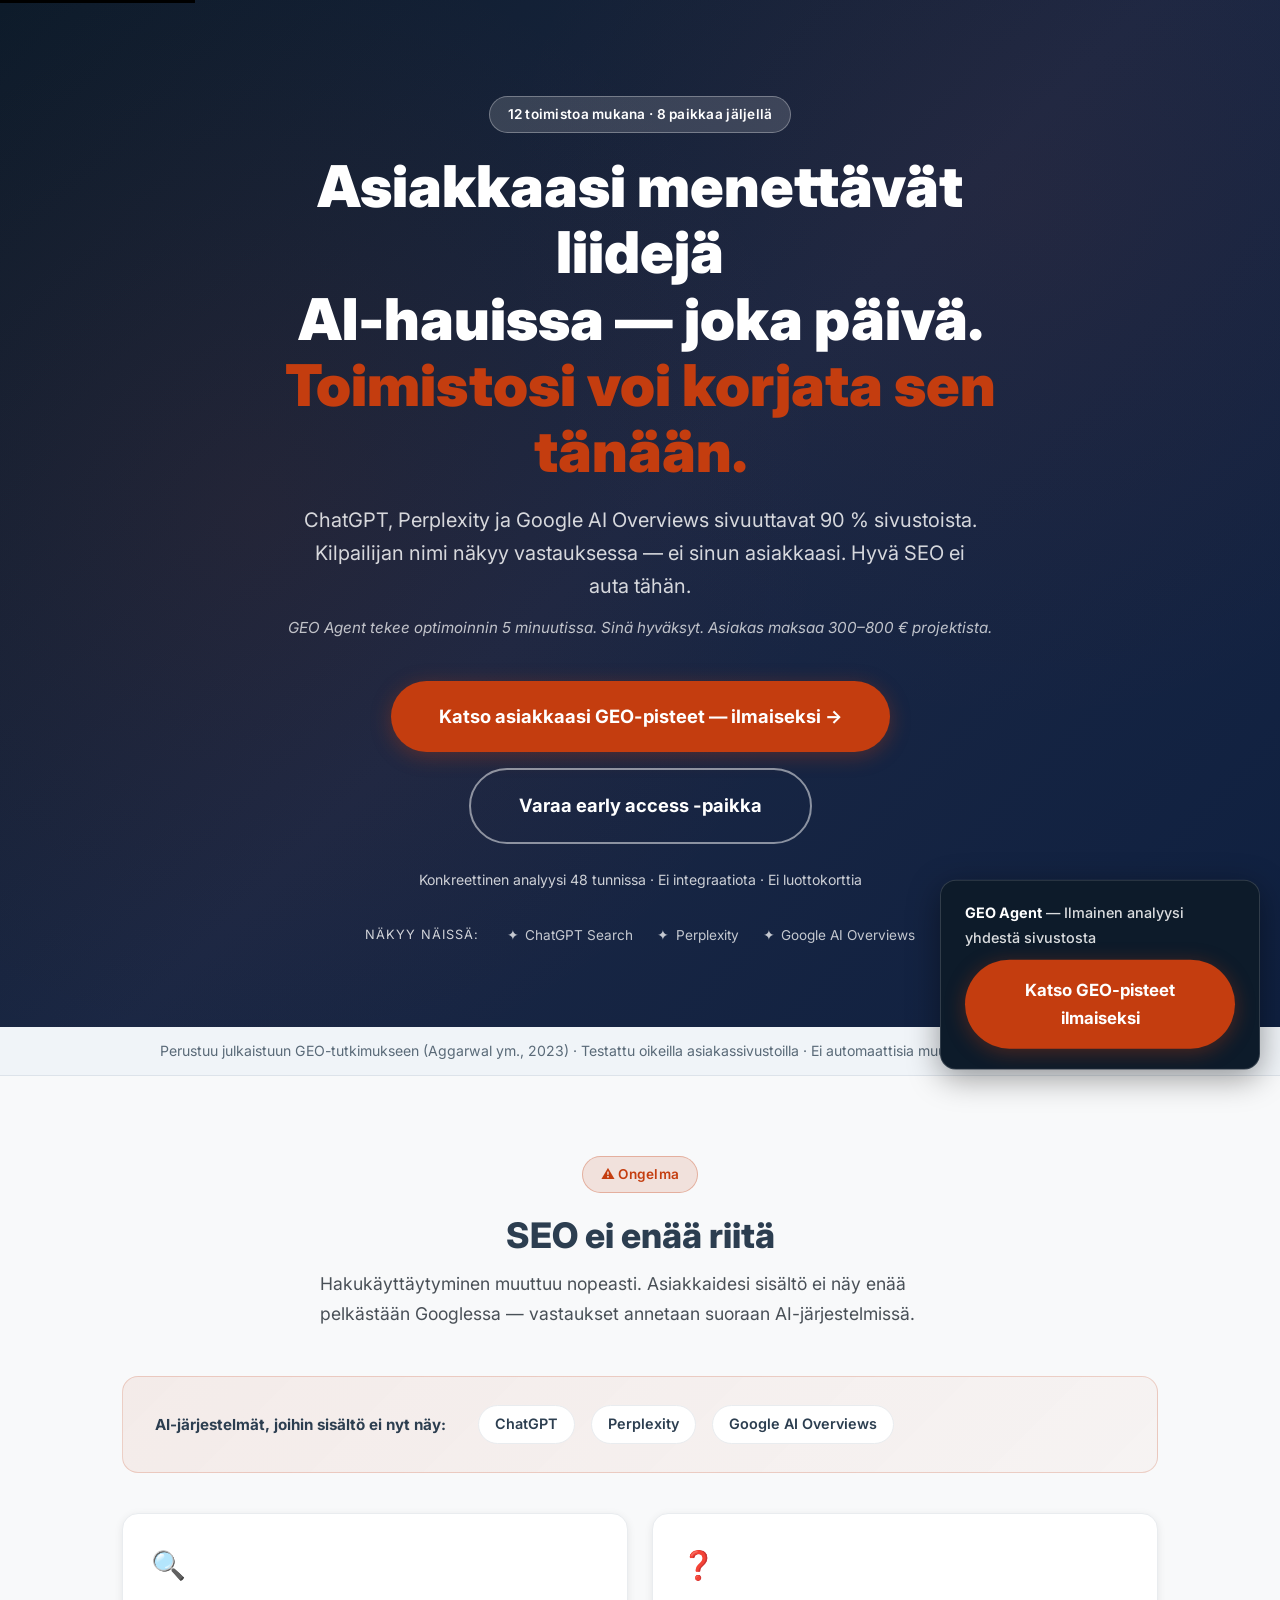
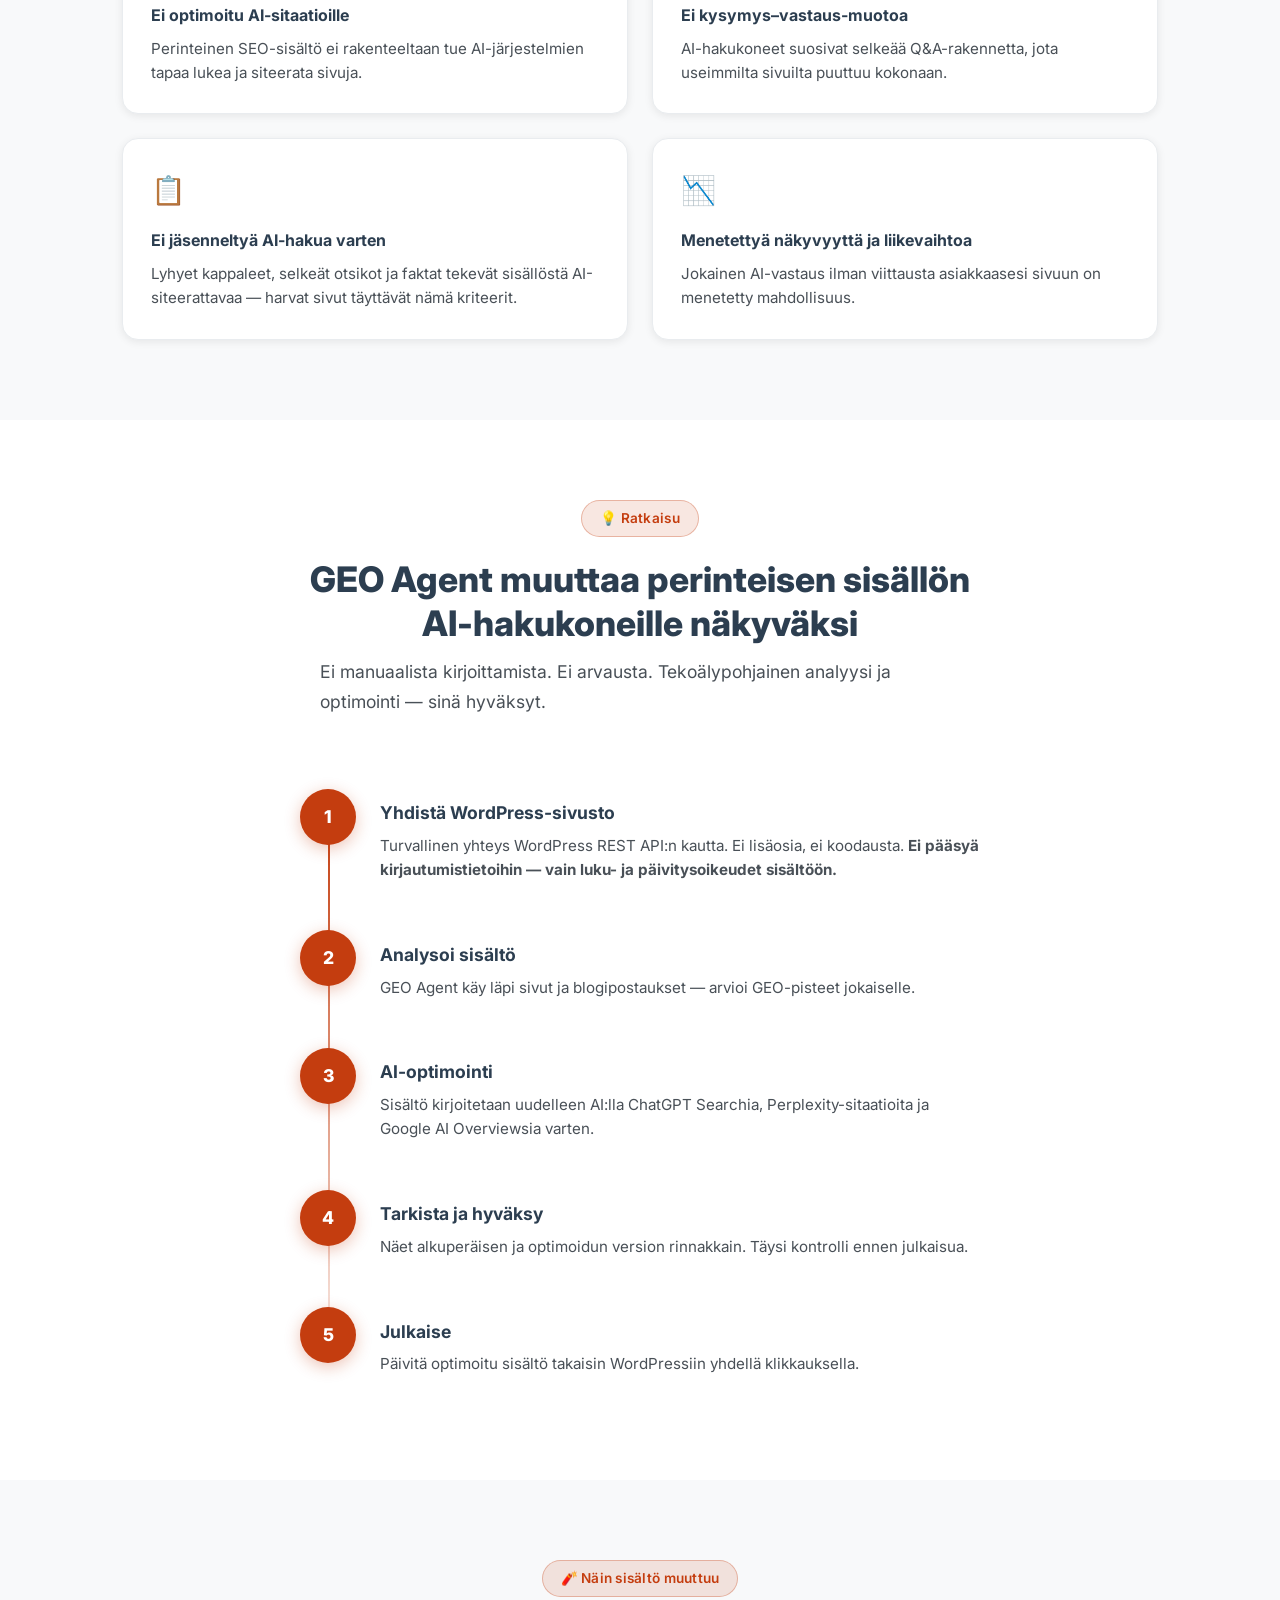
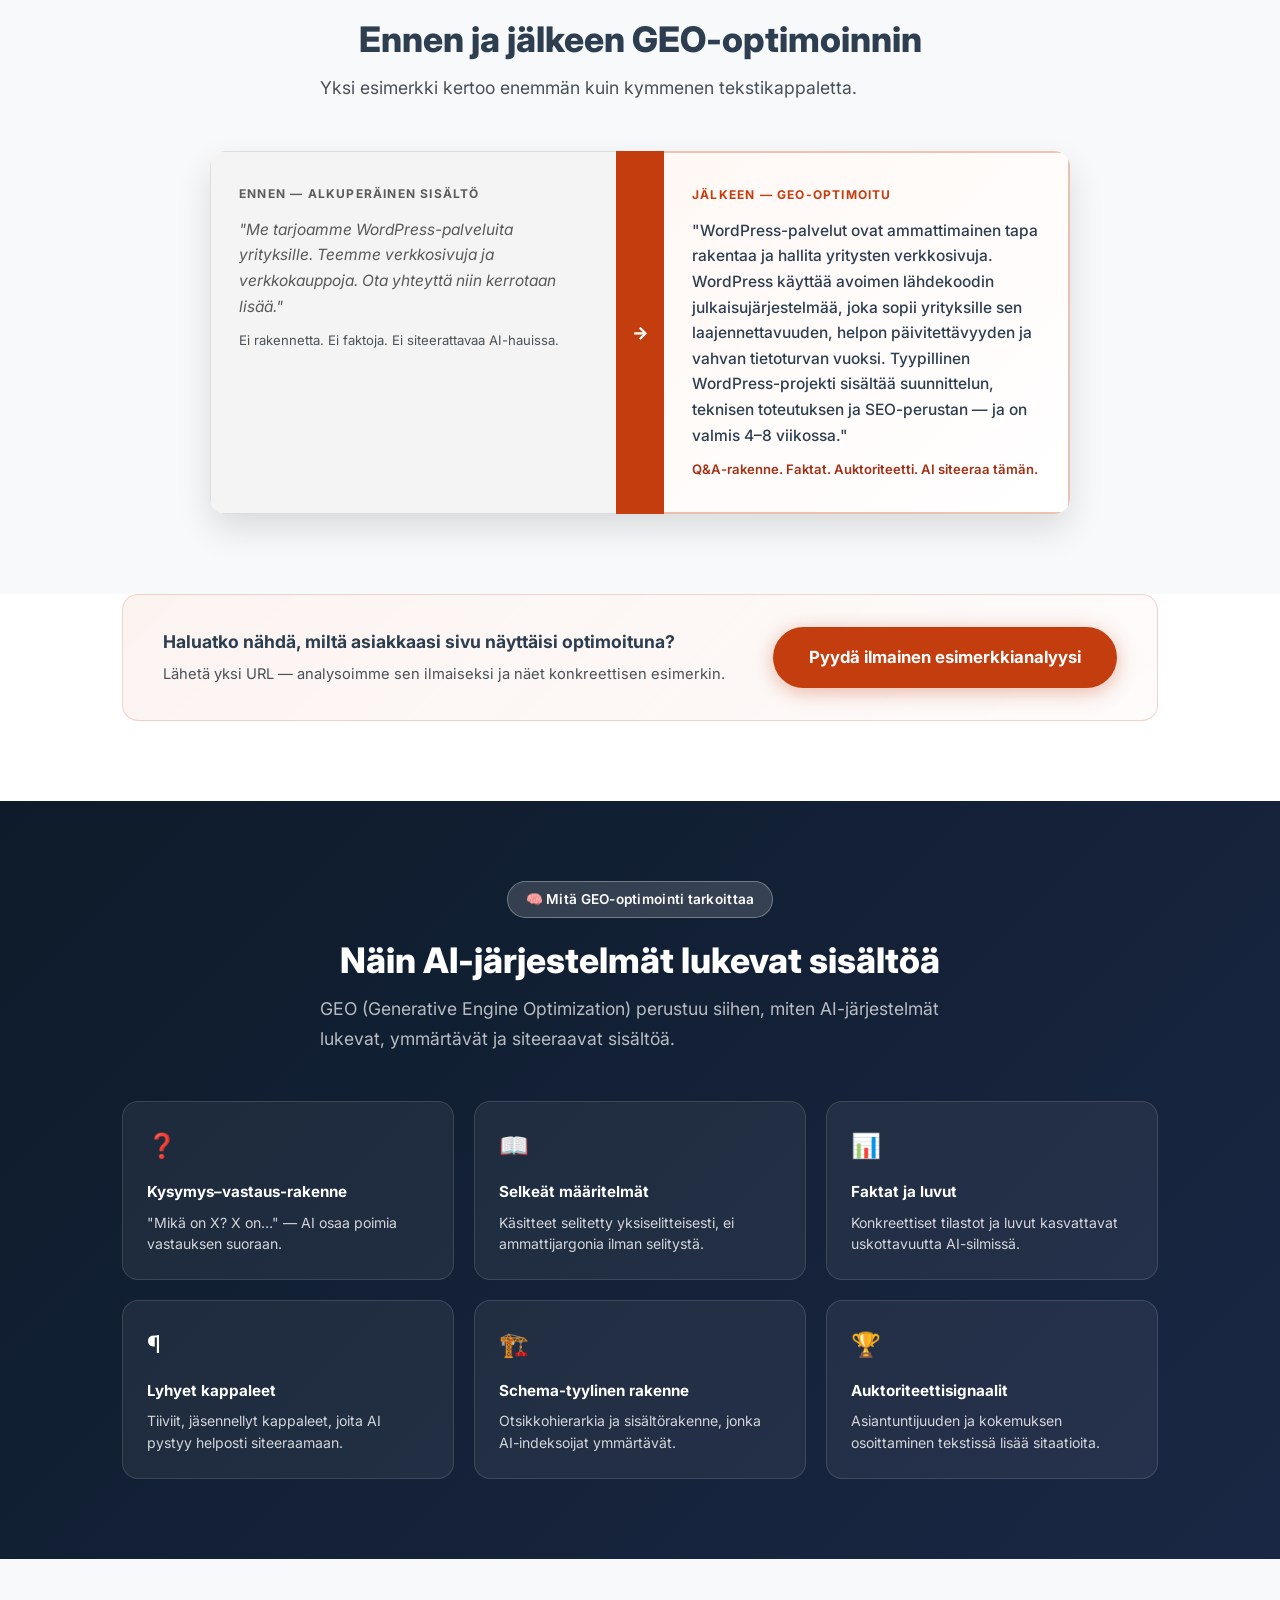
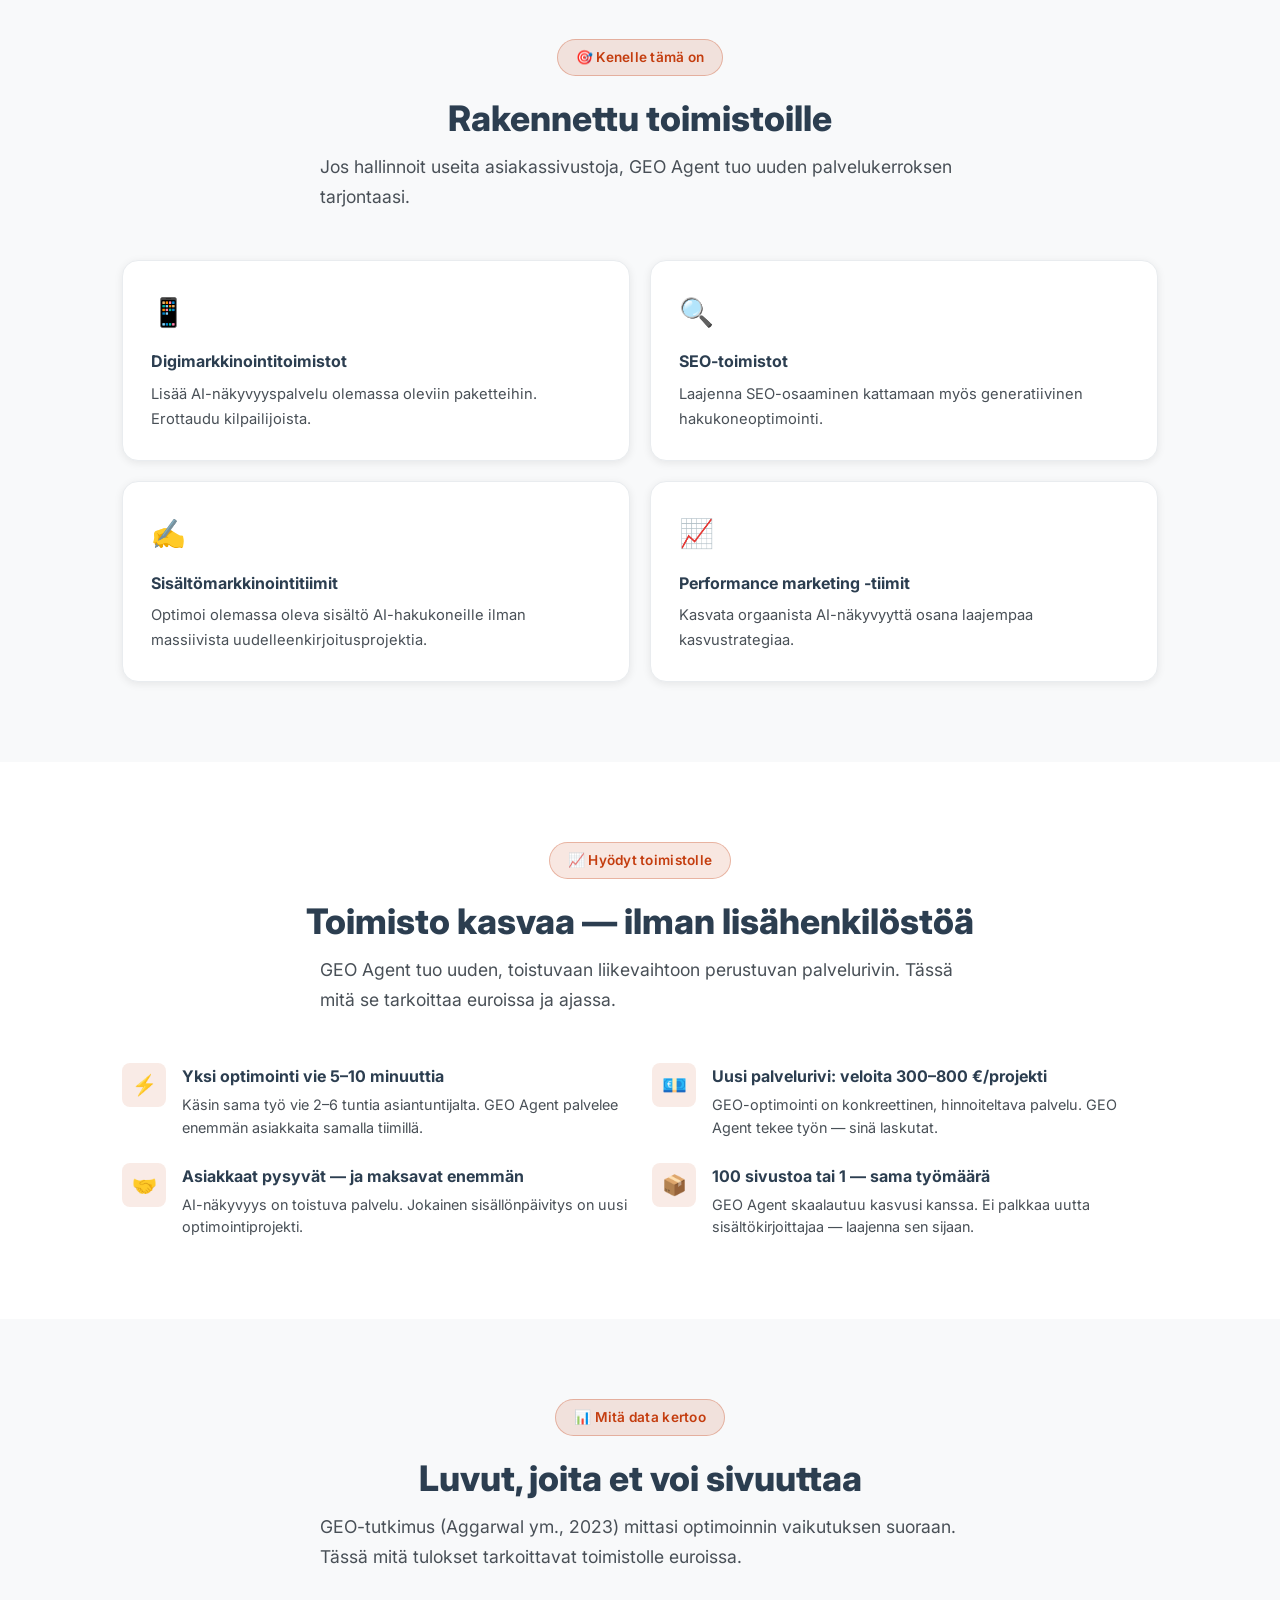
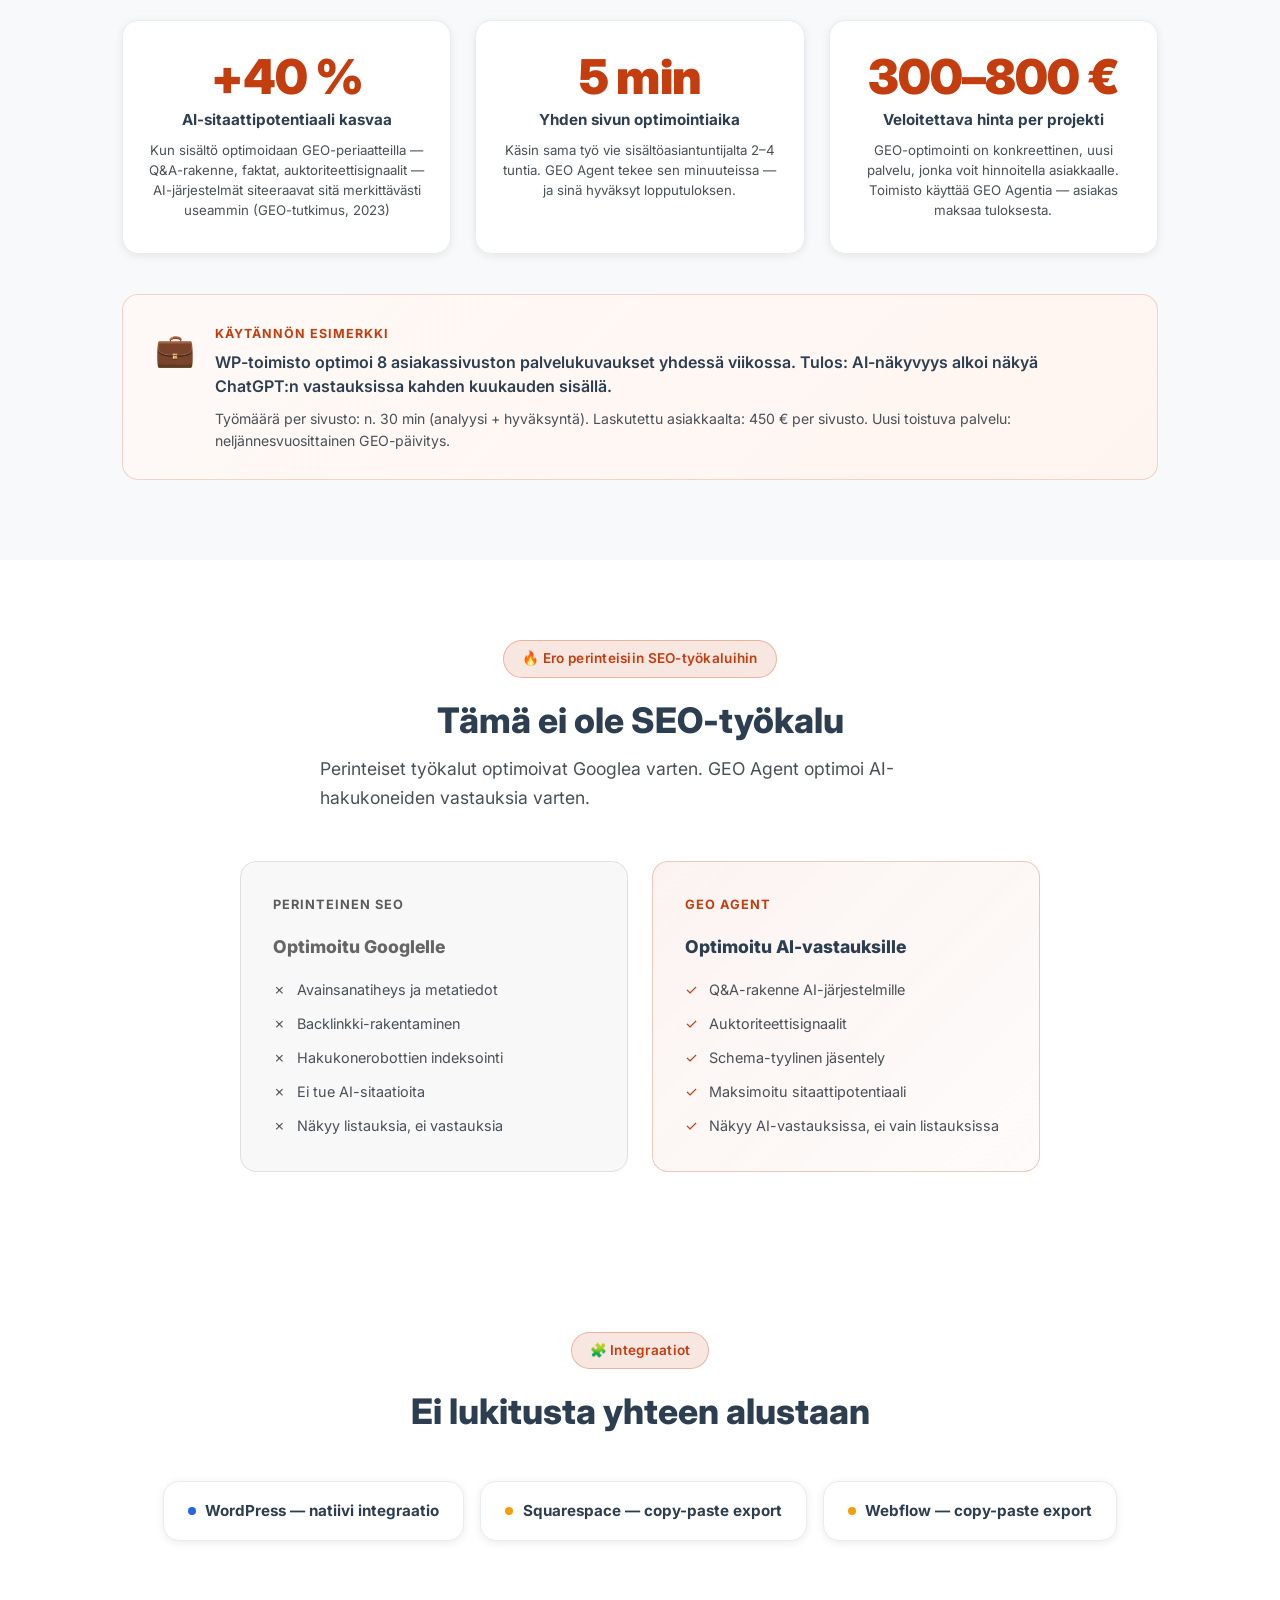
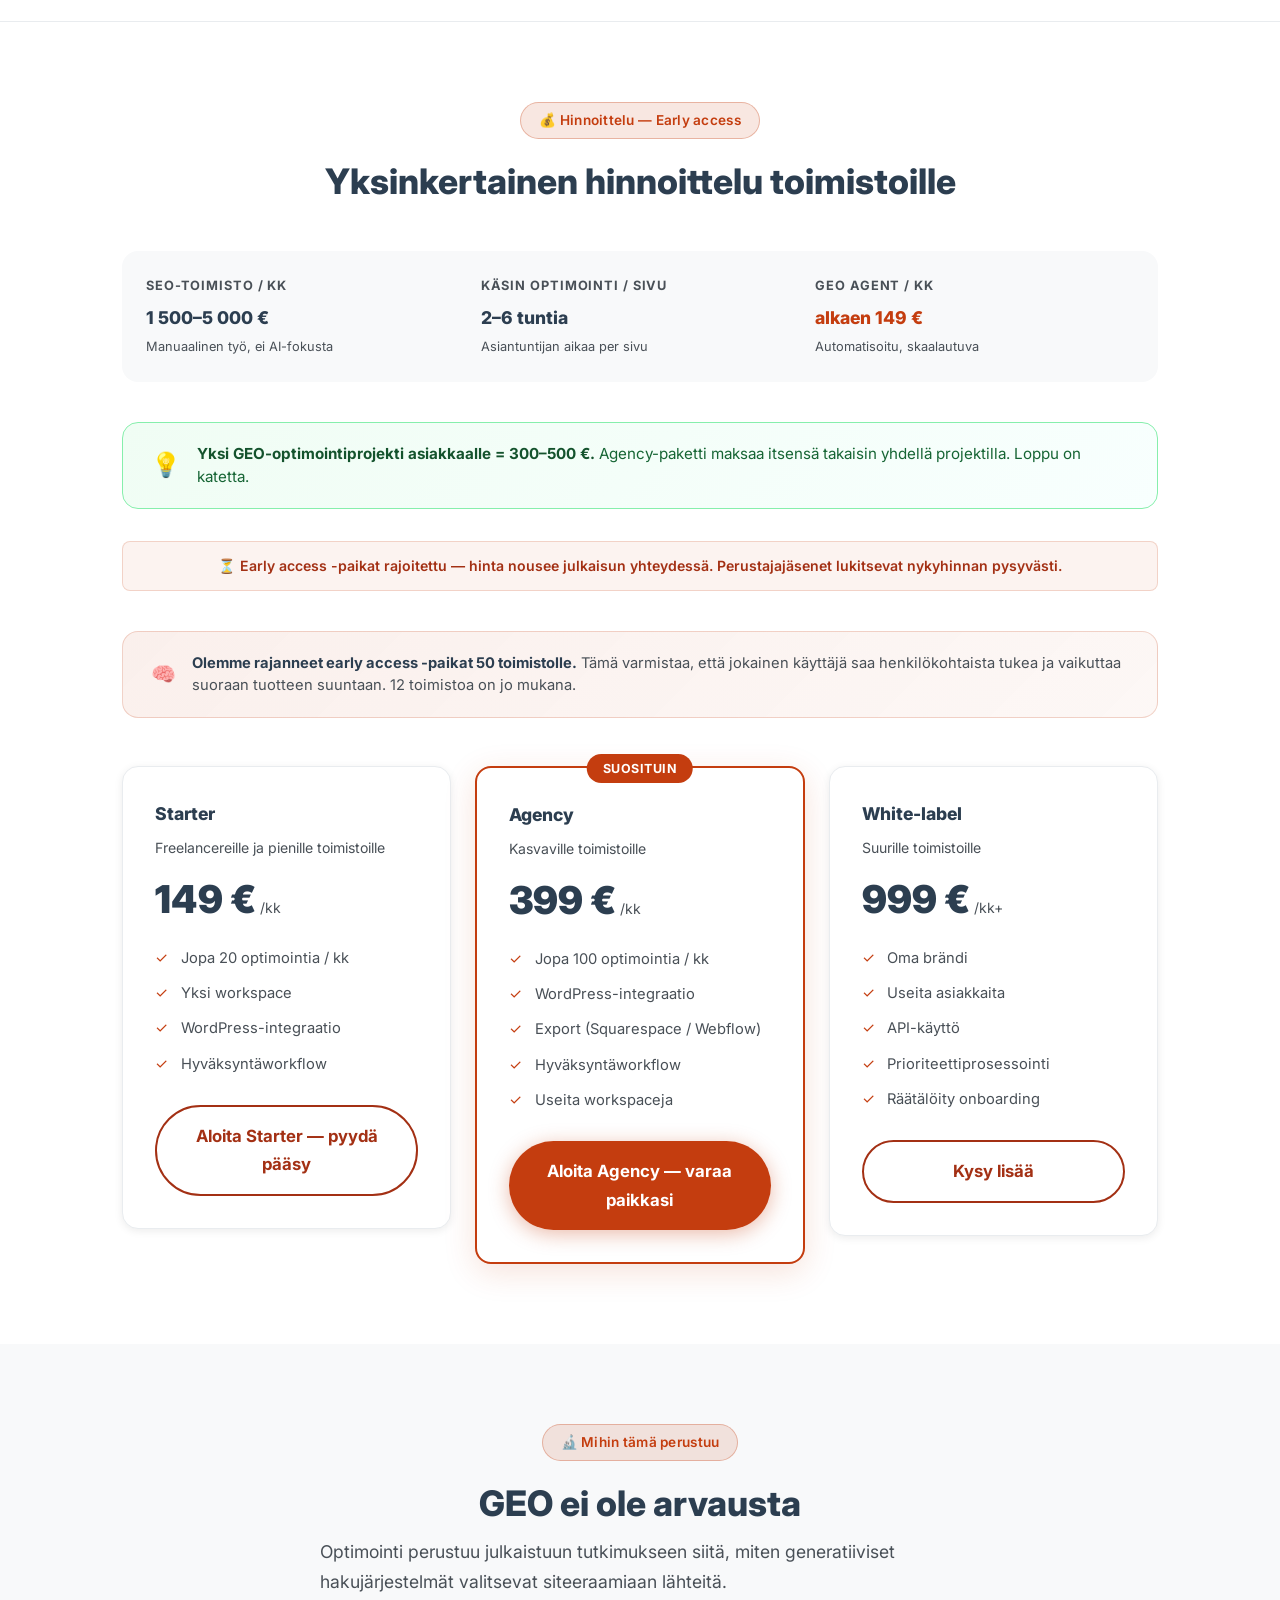
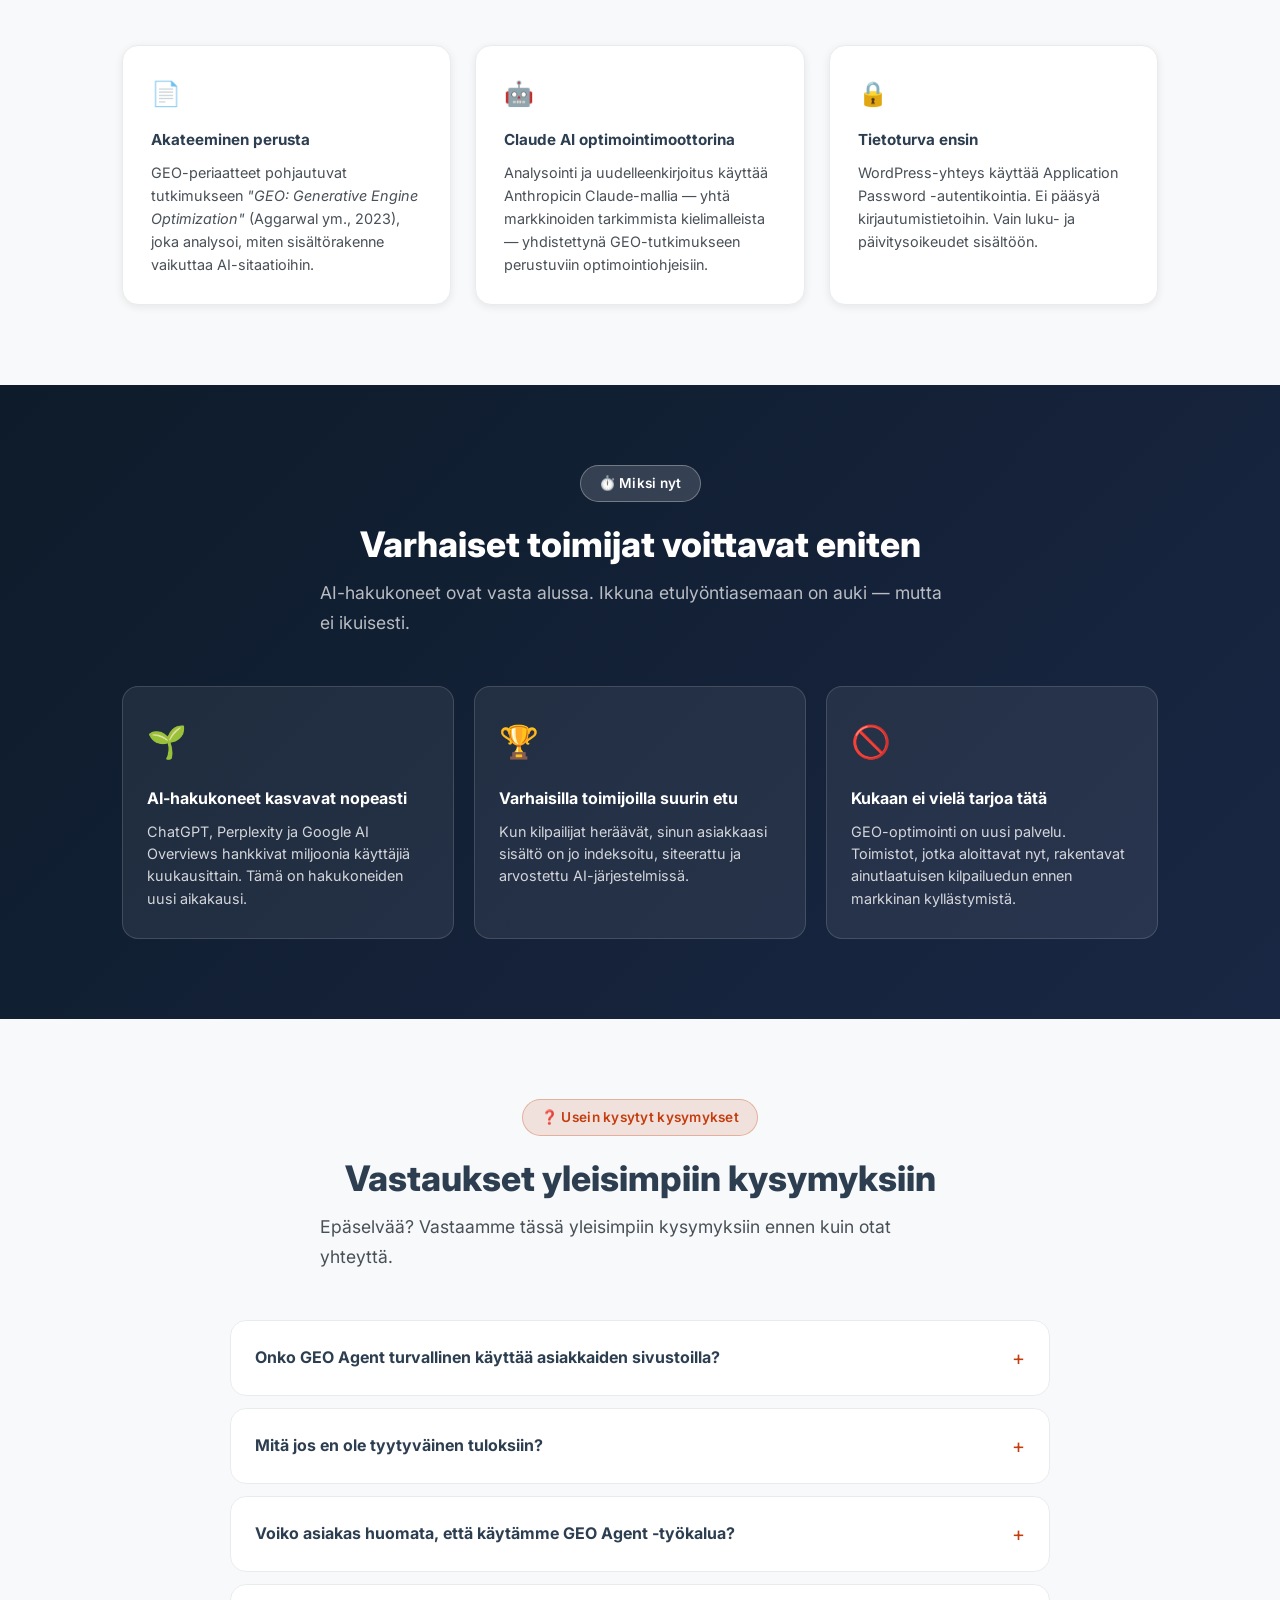
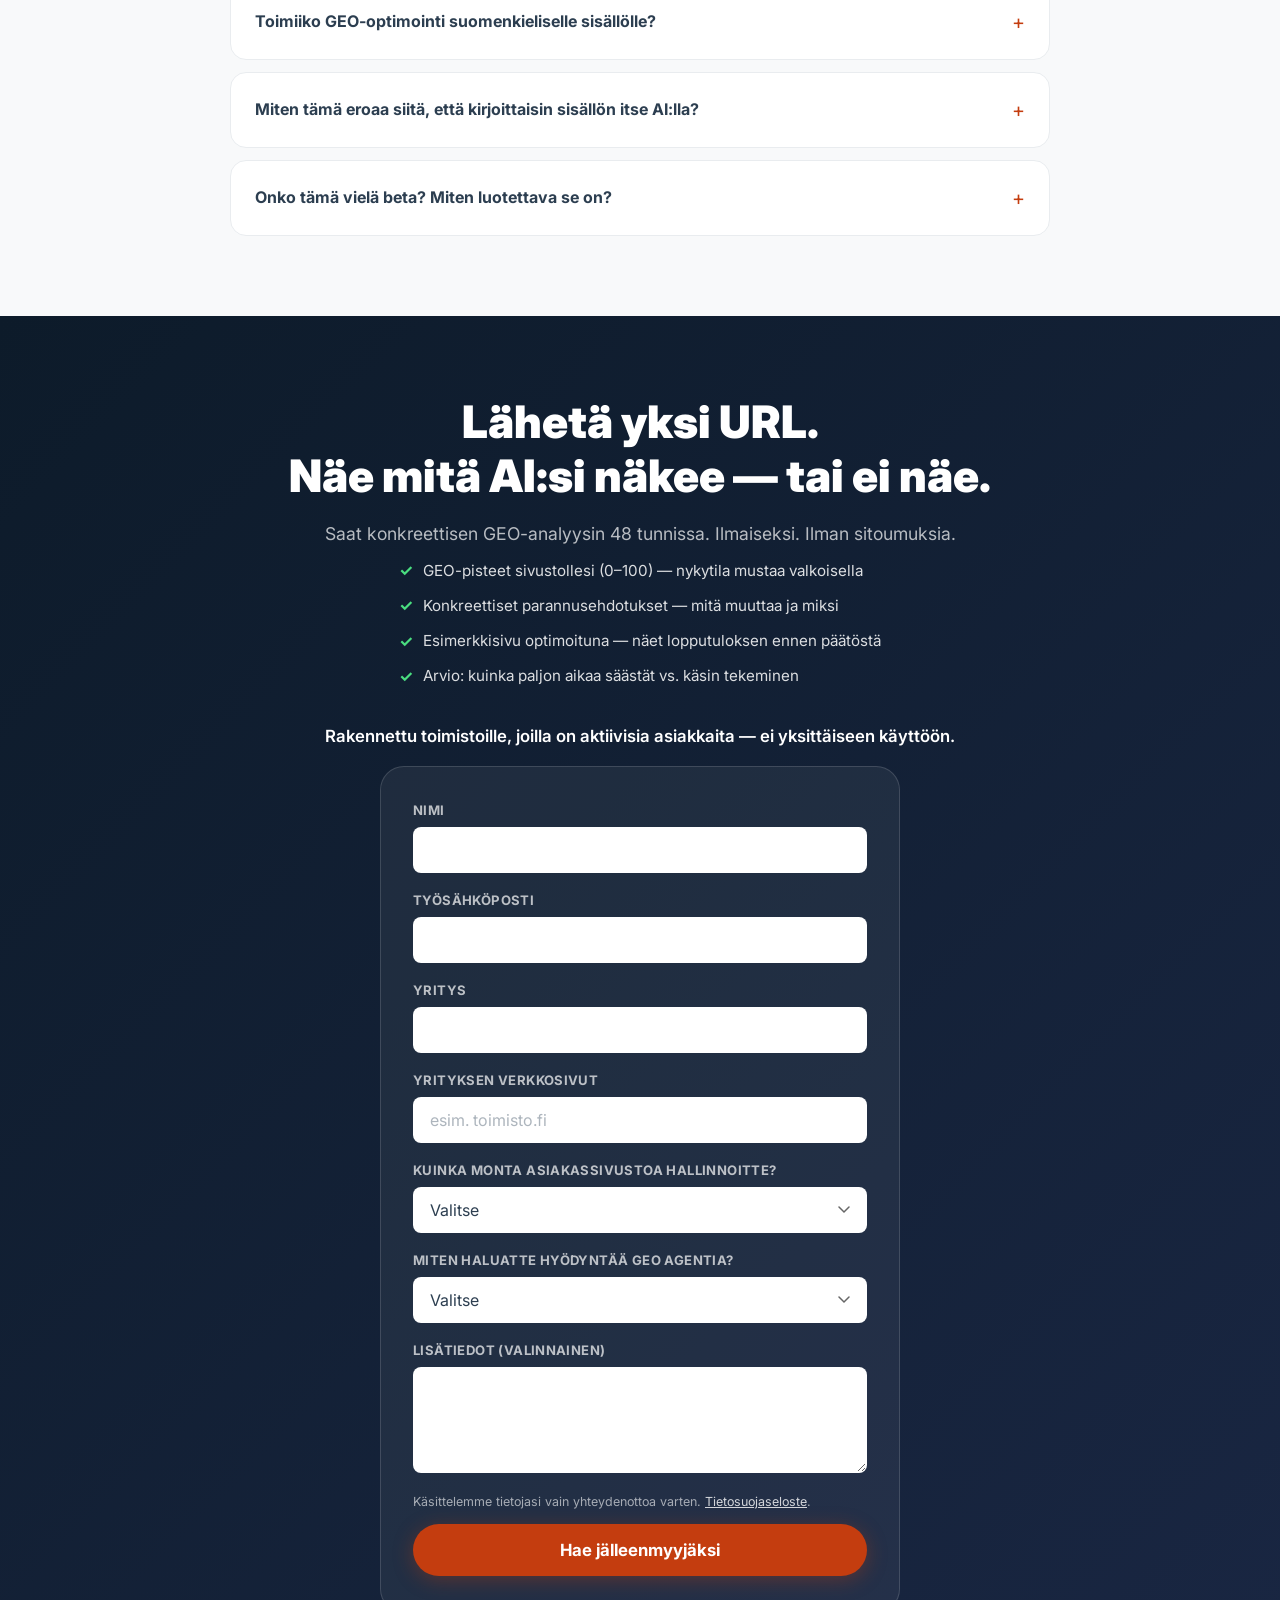
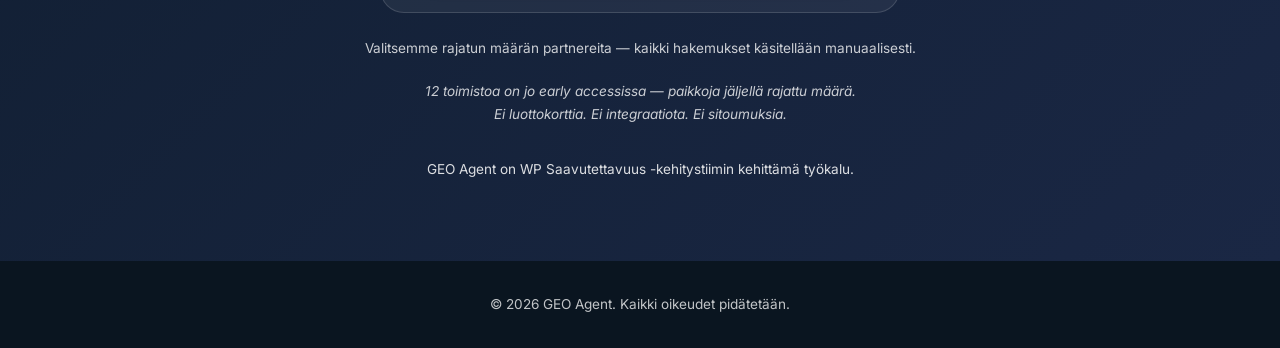
<file: geo-agent-landing.html>
<!DOCTYPE html>
<html lang="fi">
<head>
  <meta charset="UTF-8">
  <meta name="viewport" content="width=device-width, initial-scale=1.0">
  <title>GEO Agent — Näkyvyyttä AI-hakukoneissa</title>
  <link rel="preconnect" href="https://fonts.googleapis.com">
  <link rel="preconnect" href="https://fonts.gstatic.com" crossorigin>
  <link href="https://fonts.googleapis.com/css2?family=Inter:wght@400;500;600;700;800;900&display=swap" rel="stylesheet">
  <style>
    /* ===== MUUTTUJAT ===== */
    :root {
      --clr-primary:        #C43D0F;
      --clr-primary-dark:   #A33014;
      --clr-primary-darker: #8A2810;
      --clr-bg-hero:        #0D1B2A;
      --clr-bg-light:       #F8F9FA;
      --clr-bg-white:       #FFFFFF;
      --clr-text:           #2C3E50;
      --clr-text-muted:     #495057;
      --clr-text-light:     #FFFFFF;
      --clr-border:         #E9ECEF;
      --shadow-sm:          0 2px 8px rgba(0,0,0,0.08);
      --shadow-md:          0 4px 20px rgba(0,0,0,0.1);
      --shadow-lg:          0 15px 35px rgba(0,0,0,0.12);
      --radius-sm:          8px;
      --radius-md:          16px;
      --radius-lg:          24px;
      --radius-pill:        50px;
      --font-base:          'Inter', -apple-system, BlinkMacSystemFont, 'Segoe UI', Arial, sans-serif;
    }

    /* ===== SKIP LINK ===== */
    .skip-link {
      position: absolute;
      top: -40px;
      left: 0;
      background: #000;
      color: #fff;
      padding: 8px 16px;
      text-decoration: none;
      z-index: 9999;
      font-weight: 700;
      font-size: 1rem;
    }
    .skip-link:focus { top: 0; }

    /* ===== RESET & BASE ===== */
    *, *::before, *::after { box-sizing: border-box; margin: 0; padding: 0; }

    html { scroll-behavior: smooth; }

    body {
      font-family: var(--font-base);
      color: var(--clr-text);
      line-height: 1.7;
      background: var(--clr-bg-white);
      overflow-x: hidden;
    }

    a { color: var(--clr-primary-dark); text-decoration: none; transition: color 0.2s; }
    a:hover { color: var(--clr-primary-darker); }
    img { max-width: 100%; height: auto; }

    /* ===== FOKUS (WCAG 2.4.7) ===== */
    a:focus-visible,
    button:focus-visible,
    input:focus-visible,
    [tabindex]:focus-visible {
      outline: 3px solid var(--clr-primary-dark) !important;
      outline-offset: 3px !important;
      border-radius: 2px;
    }

    @media (prefers-reduced-motion: reduce) {
      *, *::before, *::after {
        animation-duration: 0.01ms !important;
        transition-duration: 0.01ms !important;
      }
    }

    /* ===== LAYOUT ===== */
    .container {
      max-width: 1100px;
      margin: 0 auto;
      padding: 0 2rem;
    }

    .container--narrow {
      max-width: 780px;
      margin: 0 auto;
      padding: 0 2rem;
    }

    /* ===== NAPIT ===== */
    .btn {
      display: inline-block;
      font-family: var(--font-base);
      font-weight: 700;
      text-decoration: none !important;
      border: none;
      cursor: pointer;
      transition: background 0.2s, transform 0.15s, box-shadow 0.2s;
      border-radius: var(--radius-pill);
      white-space: normal;
      text-align: center;
    }

    .btn--primary {
      background: var(--clr-primary);
      color: var(--clr-text-light) !important;
      padding: 16px 36px;
      font-size: 1.05rem;
      box-shadow: 0 4px 20px rgba(196,61,15,0.35);
    }
    .btn--primary:hover {
      background: var(--clr-primary-dark);
      transform: translateY(-2px);
      box-shadow: 0 8px 28px rgba(163,48,20,0.4);
    }

    .btn--outline {
      background: transparent;
      color: var(--clr-text-light) !important;
      padding: 15px 32px;
      font-size: 1.05rem;
      border: 2px solid rgba(255,255,255,0.5);
    }
    .btn--outline:hover {
      background: rgba(255,255,255,0.1);
      border-color: rgba(255,255,255,0.8);
      transform: translateY(-2px);
    }

    .btn--outline-dark {
      background: transparent;
      color: var(--clr-primary-dark) !important;
      padding: 15px 32px;
      font-size: 1.05rem;
      border: 2px solid var(--clr-primary-dark);
    }
    .btn--outline-dark:hover {
      background: var(--clr-primary-dark);
      color: var(--clr-text-light) !important;
      transform: translateY(-2px);
    }

    .btn--lg {
      padding: 20px 48px;
      font-size: 1.15rem;
    }

    /* ===== BADGE ===== */
    .badge {
      display: inline-block;
      background: rgba(196,61,15,0.12);
      color: var(--clr-primary);
      border: 1.5px solid rgba(196,61,15,0.3);
      padding: 6px 18px;
      border-radius: var(--radius-pill);
      font-size: 0.85rem;
      font-weight: 600;
      letter-spacing: 0.02em;
      margin-bottom: 1.25rem;
    }

    .badge--light {
      background: rgba(255,255,255,0.15);
      color: var(--clr-text-light);
      border-color: rgba(255,255,255,0.3);
    }

    /* ===== HERO ===== */
    .hero {
      background: linear-gradient(135deg, #0D1B2A 0%, #1a2744 50%, #0f2040 100%);
      padding: 6rem 2rem 5rem;
      text-align: center;
      position: relative;
      overflow: hidden;
    }

    .hero::before {
      content: '';
      position: absolute;
      inset: 0;
      background-image:
        radial-gradient(circle at 20% 50%, rgba(196,61,15,0.08) 0%, transparent 50%),
        radial-gradient(circle at 80% 20%, rgba(196,61,15,0.06) 0%, transparent 40%);
      pointer-events: none;
    }

    .hero__inner {
      position: relative;
      z-index: 1;
      max-width: 820px;
      margin: 0 auto;
    }

    .hero__title {
      font-size: clamp(2.2rem, 5vw, 3.6rem);
      font-weight: 900;
      color: var(--clr-text-light);
      line-height: 1.15;
      margin-bottom: 1.25rem;
    }

    .hero__title span {
      color: var(--clr-primary);
    }

    .hero__subtitle {
      font-size: clamp(1.05rem, 2vw, 1.25rem);
      color: rgba(255,255,255,0.82);
      line-height: 1.65;
      margin-bottom: 0.75rem;
      max-width: 680px;
      margin-left: auto;
      margin-right: auto;
    }

    .hero__tagline {
      font-size: 0.95rem;
      color: rgba(255,255,255,0.72);
      margin-bottom: 2.5rem;
      font-style: italic;
    }

    .hero__cta {
      display: flex;
      gap: 1rem;
      justify-content: center;
      flex-wrap: wrap;
      margin-bottom: 3rem;
    }

    .hero__platforms {
      display: flex;
      gap: 1.5rem;
      justify-content: center;
      align-items: center;
      flex-wrap: wrap;
      color: rgba(255,255,255,0.75);
      font-size: 0.85rem;
    }

    .hero__platforms span {
      display: flex;
      align-items: center;
      gap: 0.4rem;
    }

    .hero__platforms-label {
      color: rgba(255,255,255,0.8);
      font-size: 0.8rem;
      text-transform: uppercase;
      letter-spacing: 0.08em;
      margin-right: 0.25rem;
    }

    /* ===== OSIOT ===== */
    .section {
      padding: 5rem 0;
    }

    .section--light {
      background: var(--clr-bg-light);
    }

    .section--dark {
      background: linear-gradient(135deg, #0D1B2A 0%, #1a2744 100%);
      color: var(--clr-text-light);
    }

    .section__header {
      text-align: center;
      margin-bottom: 3rem;
    }

    .section__title {
      font-size: clamp(1.6rem, 3vw, 2.2rem);
      font-weight: 800;
      color: var(--clr-text);
      margin-bottom: 0.75rem;
      line-height: 1.25;
    }

    .section--dark .section__title {
      color: var(--clr-text-light);
    }

    .section__lead {
      font-size: 1.1rem;
      color: var(--clr-text-muted);
      max-width: 640px;
      margin: 0 auto;
      text-align: left;
    }

    .section--dark .section__lead {
      color: rgba(255,255,255,0.7);
    }

    /* ===== ONGELMA ===== */
    .problem-grid {
      display: grid;
      grid-template-columns: 1fr 1fr;
      gap: 1.5rem;
      margin-top: 2.5rem;
    }

    .problem-card {
      background: var(--clr-bg-white);
      border: 1.5px solid var(--clr-border);
      border-radius: var(--radius-md);
      padding: 1.75rem;
      box-shadow: var(--shadow-sm);
    }

    .problem-card__icon {
      font-size: 1.75rem;
      margin-bottom: 0.75rem;
    }

    .problem-card__title {
      font-size: 1rem;
      font-weight: 700;
      color: var(--clr-text);
      margin-bottom: 0.5rem;
    }

    .problem-card p {
      font-size: 0.95rem;
      color: var(--clr-text-muted);
      line-height: 1.6;
    }

    .platforms-highlight {
      background: linear-gradient(135deg, rgba(196,61,15,0.07), rgba(196,61,15,0.03));
      border: 1.5px solid rgba(196,61,15,0.2);
      border-radius: var(--radius-md);
      padding: 1.75rem 2rem;
      margin-top: 2rem;
      display: flex;
      align-items: center;
      gap: 2rem;
      flex-wrap: wrap;
    }

    .platforms-highlight__label {
      font-weight: 700;
      color: var(--clr-text);
      font-size: 0.95rem;
      white-space: nowrap;
    }

    .platforms-highlight__list {
      display: flex;
      gap: 1rem;
      flex-wrap: wrap;
    }

    .platform-tag {
      background: var(--clr-bg-white);
      border: 1.5px solid var(--clr-border);
      border-radius: var(--radius-pill);
      padding: 6px 16px;
      font-size: 0.9rem;
      font-weight: 600;
      color: var(--clr-text);
    }

    /* ===== MITEN TOIMII ===== */
    .steps {
      display: flex;
      flex-direction: column;
      gap: 0;
      position: relative;
      max-width: 680px;
      margin: 0 auto;
    }

    .steps::before {
      content: '';
      position: absolute;
      left: 28px;
      top: 48px;
      bottom: 48px;
      width: 2px;
      background: linear-gradient(to bottom, var(--clr-primary), rgba(196,61,15,0.1));
    }

    .step {
      display: flex;
      gap: 1.5rem;
      align-items: flex-start;
      padding: 1.5rem 0;
    }

    .step__number {
      width: 56px;
      height: 56px;
      min-width: 56px;
      background: var(--clr-primary);
      color: var(--clr-text-light);
      border-radius: 50%;
      display: flex;
      align-items: center;
      justify-content: center;
      font-weight: 800;
      font-size: 1.1rem;
      position: relative;
      z-index: 1;
      box-shadow: 0 4px 16px rgba(196,61,15,0.3);
    }

    .step__content {
      padding-top: 0.6rem;
    }

    .step__title {
      font-size: 1.1rem;
      font-weight: 700;
      color: var(--clr-text);
      margin-bottom: 0.35rem;
    }

    .step p {
      font-size: 0.95rem;
      color: var(--clr-text-muted);
      line-height: 1.6;
    }

    /* ===== GEO-PERIAATTEET ===== */
    .geo-grid {
      display: grid;
      grid-template-columns: repeat(3, 1fr);
      gap: 1.25rem;
    }

    .geo-card {
      background: rgba(255,255,255,0.06);
      border: 1px solid rgba(255,255,255,0.12);
      border-radius: var(--radius-md);
      padding: 1.5rem;
      transition: background 0.2s, transform 0.2s;
    }

    .geo-card:hover {
      background: rgba(255,255,255,0.1);
      transform: translateY(-3px);
    }

    .geo-card__icon {
      font-size: 1.5rem;
      margin-bottom: 0.75rem;
    }

    .geo-card__title {
      font-size: 0.95rem;
      font-weight: 700;
      color: var(--clr-text-light);
      margin-bottom: 0.4rem;
    }

    .geo-card p {
      font-size: 0.88rem;
      color: rgba(255,255,255,0.8);
      line-height: 1.55;
    }

    /* ===== KENELLE ===== */
    .audience-grid {
      display: grid;
      grid-template-columns: repeat(2, 1fr);
      gap: 1.25rem;
    }

    .audience-card {
      background: var(--clr-bg-white);
      border: 1.5px solid var(--clr-border);
      border-radius: var(--radius-md);
      padding: 1.75rem;
      box-shadow: var(--shadow-sm);
      transition: transform 0.2s, box-shadow 0.2s;
    }

    .audience-card:hover {
      transform: translateY(-4px);
      box-shadow: var(--shadow-md);
    }

    .audience-card__icon { font-size: 1.75rem; margin-bottom: 0.75rem; }
    .audience-card__title { font-size: 1rem; font-weight: 700; margin-bottom: 0.4rem; }
    .audience-card p { font-size: 0.92rem; color: var(--clr-text-muted); }

    /* ===== HYÖDYT ===== */
    .benefits-list {
      display: grid;
      grid-template-columns: repeat(2, 1fr);
      gap: 1.5rem;
    }

    .benefit {
      display: flex;
      gap: 1rem;
      align-items: flex-start;
    }

    .benefit__icon {
      width: 44px;
      height: 44px;
      min-width: 44px;
      background: rgba(196,61,15,0.1);
      border-radius: var(--radius-sm);
      display: flex;
      align-items: center;
      justify-content: center;
      font-size: 1.25rem;
    }

    .benefit__text strong {
      display: block;
      font-size: 1rem;
      font-weight: 700;
      color: var(--clr-text);
      margin-bottom: 0.25rem;
    }

    .benefit__text p {
      font-size: 0.9rem;
      color: var(--clr-text-muted);
      line-height: 1.55;
    }

    /* ===== VERTAILU ===== */
    .comparison {
      display: grid;
      grid-template-columns: 1fr 1fr;
      gap: 1.5rem;
      max-width: 800px;
      margin: 0 auto;
    }

    .comparison__col {
      border-radius: var(--radius-md);
      padding: 2rem;
    }

    .comparison__col--old {
      background: #f8f8f8;
      border: 1.5px solid #e0e0e0;
    }

    .comparison__col--new {
      background: linear-gradient(135deg, rgba(196,61,15,0.06), rgba(196,61,15,0.02));
      border: 1.5px solid rgba(196,61,15,0.25);
    }

    .comparison__label {
      font-size: 0.8rem;
      font-weight: 700;
      text-transform: uppercase;
      letter-spacing: 0.08em;
      margin-bottom: 1rem;
    }

    .comparison__col--old .comparison__label { color: #5c5c5c; }
    .comparison__col--new .comparison__label { color: var(--clr-primary); }

    .comparison__title {
      font-size: 1.1rem;
      font-weight: 800;
      margin-bottom: 1rem;
    }

    .comparison__col--old .comparison__title { color: #666; }
    .comparison__col--new .comparison__title { color: var(--clr-text); }

    .comparison__items {
      list-style: none;
      display: flex;
      flex-direction: column;
      gap: 0.6rem;
    }

    .comparison__items li {
      font-size: 0.9rem;
      display: flex;
      gap: 0.5rem;
      align-items: flex-start;
      color: var(--clr-text-muted);
    }

    .comparison__items li .icon { min-width: 1rem; }
    .comparison__col--old .icon { color: #5c5c5c; }
    .comparison__col--new .icon { color: var(--clr-primary); }

    /* ===== INTEGRAATIOT ===== */
    .integrations {
      display: flex;
      gap: 1rem;
      justify-content: center;
      flex-wrap: wrap;
    }

    .integration-tag {
      background: var(--clr-bg-white);
      border: 1.5px solid var(--clr-border);
      border-radius: var(--radius-md);
      padding: 1rem 1.5rem;
      font-weight: 700;
      font-size: 0.95rem;
      display: flex;
      align-items: center;
      gap: 0.6rem;
      box-shadow: var(--shadow-sm);
      transition: transform 0.2s, box-shadow 0.2s;
    }

    .integration-tag:hover {
      transform: translateY(-3px);
      box-shadow: var(--shadow-md);
    }

    .integration-tag .dot {
      width: 8px;
      height: 8px;
      border-radius: 50%;
    }

    .dot--green { background: #2563eb; }
    .dot--yellow { background: #f59e0b; }

    /* ===== HINNOITTELU ===== */
    .pricing-grid {
      display: grid;
      grid-template-columns: repeat(3, 1fr);
      gap: 1.5rem;
      align-items: start;
    }

    .pricing-card {
      background: var(--clr-bg-white);
      border: 1.5px solid var(--clr-border);
      border-radius: var(--radius-md);
      padding: 2rem;
      box-shadow: var(--shadow-sm);
      position: relative;
      transition: transform 0.2s, box-shadow 0.2s;
    }

    .pricing-card:hover {
      transform: translateY(-4px);
      box-shadow: var(--shadow-lg);
    }

    .pricing-card--featured {
      border-color: var(--clr-primary);
      border-width: 2px;
      box-shadow: 0 8px 32px rgba(196,61,15,0.15);
    }

    .pricing-card__label {
      position: absolute;
      top: -14px;
      left: 50%;
      transform: translateX(-50%);
      background: var(--clr-primary);
      color: #fff;
      font-size: 0.78rem;
      font-weight: 700;
      padding: 4px 16px;
      border-radius: var(--radius-pill);
      white-space: nowrap;
      letter-spacing: 0.04em;
    }

    .pricing-card__name {
      font-size: 1.1rem;
      font-weight: 800;
      color: var(--clr-text);
      margin-bottom: 0.5rem;
    }

    .pricing-card__desc {
      font-size: 0.88rem;
      color: var(--clr-text-muted);
      margin-bottom: 1.25rem;
    }

    .pricing-card__price {
      margin-bottom: 1.5rem;
    }

    .pricing-card__amount {
      font-size: 2.4rem;
      font-weight: 900;
      color: var(--clr-text);
      line-height: 1;
    }

    .pricing-card__period {
      font-size: 0.88rem;
      color: var(--clr-text-muted);
    }

    .pricing-card__features {
      list-style: none;
      display: flex;
      flex-direction: column;
      gap: 0.65rem;
      margin-bottom: 1.75rem;
    }

    .pricing-card__features li {
      font-size: 0.92rem;
      display: flex;
      gap: 0.6rem;
      align-items: flex-start;
      color: var(--clr-text-muted);
    }

    .pricing-card__features li .check { color: var(--clr-primary); min-width: 1rem; }

    /* ===== EARLY ACCESS BANNER ===== */
    .early-access {
      background: linear-gradient(135deg, rgba(196,61,15,0.08), rgba(196,61,15,0.04));
      border: 1.5px solid rgba(196,61,15,0.2);
      border-radius: var(--radius-md);
      padding: 1.25rem 1.75rem;
      display: flex;
      align-items: center;
      gap: 1rem;
      margin-bottom: 3rem;
    }

    .early-access__icon { font-size: 1.25rem; }
    .early-access p { font-size: 0.92rem; color: var(--clr-text-muted); line-height: 1.5; }
    .early-access p strong { color: var(--clr-text); }

    /* ===== CTA OSIO ===== */
    .cta-section {
      text-align: center;
      padding: 5rem 2rem;
      background: linear-gradient(135deg, #0D1B2A 0%, #1a2744 100%);
    }

    .cta-section__title {
      font-size: clamp(1.8rem, 3.5vw, 2.8rem);
      font-weight: 900;
      color: var(--clr-text-light);
      margin-bottom: 1rem;
      line-height: 1.2;
    }

    .cta-section__subtitle {
      font-size: 1.1rem;
      color: rgba(255,255,255,0.7);
      margin-bottom: 0.5rem;
    }

    .cta-section__note {
      font-size: 0.9rem;
      color: rgba(255,255,255,0.82);
      margin-bottom: 2.5rem;
      font-style: italic;
    }

    .cta-section__btns {
      display: flex;
      gap: 1rem;
      justify-content: center;
      flex-wrap: wrap;
    }

    /* ===== STICKY CTA ===== */
    .sticky-cta {
      position: fixed;
      bottom: 0;
      left: 0;
      right: 0;
      background: #0D1B2A;
      border-top: 1px solid rgba(255,255,255,0.12);
      padding: 0.875rem 1.25rem;
      display: flex;
      flex-direction: column;
      align-items: center;
      gap: 0.6rem;
      z-index: 100;
      transform: translateY(100%);
      transition: transform 0.3s ease;
      text-align: center;
    }

    .sticky-cta.visible { transform: translateY(0); }

    .sticky-cta__text {
      color: rgba(255,255,255,0.85);
      font-size: 0.9rem;
      font-weight: 500;
    }

    .sticky-cta__text strong { color: #fff; }

    @media (min-width: 768px) {
      .sticky-cta {
        bottom: 20px;
        right: 20px;
        left: auto;
        border: 1px solid rgba(255,255,255,0.15);
        border-radius: var(--radius-md);
        max-width: 320px;
        padding: 1.25rem 1.5rem;
        box-shadow: 0 8px 32px rgba(0,0,0,0.4);
        text-align: left;
      }
    }

    /* ===== MID-FUNNEL CTA ===== */
    .mid-cta {
      background: linear-gradient(135deg, rgba(196,61,15,0.06), rgba(196,61,15,0.02));
      border: 1.5px solid rgba(196,61,15,0.2);
      border-radius: var(--radius-md);
      padding: 2rem 2.5rem;
      display: flex;
      align-items: center;
      justify-content: space-between;
      gap: 2rem;
      flex-wrap: wrap;
    }

    .mid-cta__text h3 {
      font-size: 1.1rem;
      font-weight: 700;
      color: var(--clr-text);
      margin-bottom: 0.3rem;
    }

    .mid-cta__text p {
      font-size: 0.92rem;
      color: var(--clr-text-muted);
    }

    /* ===== FAQ ===== */
    .faq-list {
      display: flex;
      flex-direction: column;
      gap: 0.75rem;
      max-width: 820px;
      margin: 0 auto;
    }

    .faq-item {
      background: var(--clr-bg-white);
      border: 1.5px solid var(--clr-border);
      border-radius: var(--radius-md);
      overflow: hidden;
      transition: border-color 0.2s;
    }

    .faq-item[open] {
      border-color: rgba(196,61,15,0.35);
    }

    .faq-question {
      padding: 1.25rem 1.5rem;
      font-size: 1rem;
      font-weight: 700;
      color: var(--clr-text);
      cursor: pointer;
      list-style: none;
      display: flex;
      align-items: center;
      justify-content: space-between;
      gap: 1rem;
    }

    .faq-question::-webkit-details-marker { display: none; }

    .faq-question::after {
      content: '+';
      font-size: 1.25rem;
      font-weight: 400;
      color: var(--clr-primary);
      flex-shrink: 0;
      transition: transform 0.2s;
    }

    .faq-item[open] .faq-question::after {
      transform: rotate(45deg);
    }

    .faq-question:focus-visible {
      outline: 3px solid var(--clr-primary-dark) !important;
      outline-offset: -3px;
    }

    .faq-answer {
      padding: 0 1.5rem 1.25rem;
      font-size: 0.95rem;
      color: var(--clr-text-muted);
      line-height: 1.65;
      border-top: 1px solid var(--clr-border);
      margin-top: -1px;
    }

    .faq-answer p + p { margin-top: 0.75rem; }

    /* ===== ROI NOTE ===== */
    .roi-note {
      background: linear-gradient(135deg, #f0fdf4, #f8fffe);
      border: 1.5px solid #86efac;
      border-radius: var(--radius-md);
      padding: 1.25rem 1.75rem;
      margin-bottom: 2rem;
      display: flex;
      align-items: center;
      gap: 1rem;
    }

    .roi-note__icon { font-size: 1.5rem; flex-shrink: 0; }

    .roi-note p {
      font-size: 0.95rem;
      color: #166534;
      line-height: 1.5;
    }

    .roi-note p strong { color: #14532d; }

    /* ===== URGENCY BAR ===== */
    .urgency-bar {
      background: rgba(196,61,15,0.06);
      border: 1px solid rgba(196,61,15,0.18);
      border-radius: var(--radius-sm);
      padding: 0.75rem 1.25rem;
      margin-bottom: 2.5rem;
      font-size: 0.88rem;
      color: var(--clr-primary-dark);
      font-weight: 600;
      text-align: center;
    }

    /* ===== CREDIBILITY ===== */
    .credibility-grid {
      display: grid;
      grid-template-columns: repeat(3, 1fr);
      gap: 1.5rem;
    }

    .cred-card {
      background: var(--clr-bg-white);
      border: 1.5px solid var(--clr-border);
      border-radius: var(--radius-md);
      padding: 1.75rem;
      box-shadow: var(--shadow-sm);
    }

    .cred-card__icon {
      font-size: 1.5rem;
      margin-bottom: 0.75rem;
    }

    .cred-card__title {
      font-size: 0.95rem;
      font-weight: 700;
      color: var(--clr-text);
      margin-bottom: 0.5rem;
    }

    .cred-card p {
      font-size: 0.9rem;
      color: var(--clr-text-muted);
      line-height: 1.6;
    }

    .cred-card a {
      color: var(--clr-primary-dark);
      text-decoration: underline;
      text-underline-offset: 2px;
    }

    /* ===== BEFORE / AFTER ===== */
    .before-after {
      display: grid;
      grid-template-columns: 1fr auto 1fr;
      gap: 0;
      align-items: stretch;
      max-width: 860px;
      margin: 0 auto;
      border-radius: var(--radius-md);
      overflow: hidden;
      box-shadow: var(--shadow-lg);
    }

    .ba-col {
      padding: 2rem 1.75rem;
    }

    .ba-col--before {
      background: #f4f4f4;
      border: 1.5px solid #ddd;
      border-right: none;
    }

    .ba-col--after {
      background: linear-gradient(135deg, #fff8f5, #fff);
      border: 2px solid rgba(196,61,15,0.3);
      border-left: none;
    }

    .ba-divider {
      display: flex;
      align-items: center;
      justify-content: center;
      background: var(--clr-primary);
      width: 48px;
      font-size: 1.1rem;
      color: #fff;
      font-weight: 800;
      writing-mode: horizontal-tb;
      flex-shrink: 0;
    }

    .ba-label {
      font-size: 0.75rem;
      font-weight: 700;
      text-transform: uppercase;
      letter-spacing: 0.1em;
      margin-bottom: 0.75rem;
    }

    .ba-col--before .ba-label { color: #5c5c5c; }
    .ba-col--after .ba-label { color: var(--clr-primary); }

    .ba-text {
      font-size: 0.97rem;
      line-height: 1.65;
      font-style: italic;
    }

    .ba-col--before .ba-text { color: #595959; }
    .ba-col--after .ba-text { color: var(--clr-text); font-style: normal; font-weight: 500; }

    .ba-note {
      font-size: 0.82rem;
      color: var(--clr-text-muted);
      margin-top: 0.6rem;
    }

    .ba-col--after .ba-note { color: var(--clr-primary-dark); font-weight: 600; }

    /* ===== PRICING ANCHOR ===== */
    .pricing-anchor {
      display: grid;
      grid-template-columns: repeat(3, 1fr);
      gap: 1rem;
      margin-bottom: 2.5rem;
      background: var(--clr-bg-light);
      border-radius: var(--radius-md);
      padding: 1.5rem;
    }

    .pa-item {
      text-align: left;
    }

    .pa-item__label {
      font-size: 0.8rem;
      font-weight: 700;
      text-transform: uppercase;
      letter-spacing: 0.07em;
      color: var(--clr-text-muted);
      margin-bottom: 0.4rem;
    }

    .pa-item__value {
      font-size: 1.1rem;
      font-weight: 800;
      color: var(--clr-text);
    }

    .pa-item__note {
      font-size: 0.8rem;
      color: var(--clr-text-muted);
      margin-top: 0.2rem;
    }

    .pa-item--highlight .pa-item__value {
      color: var(--clr-primary);
    }

    .pa-divider-v {
      width: 1px;
      background: var(--clr-border);
      margin: 0 auto;
    }

    /* ===== WHY NOW ===== */
    .why-now-grid {
      display: grid;
      grid-template-columns: repeat(3, 1fr);
      gap: 1.25rem;
    }

    .why-card {
      background: rgba(255,255,255,0.07);
      border: 1px solid rgba(255,255,255,0.14);
      border-radius: var(--radius-md);
      padding: 1.75rem 1.5rem;
      text-align: left;
      transition: background 0.2s, transform 0.2s;
    }

    .why-card:hover {
      background: rgba(255,255,255,0.11);
      transform: translateY(-3px);
    }

    .why-card__icon { font-size: 2rem; margin-bottom: 1rem; }

    .why-card__title {
      font-size: 1rem;
      font-weight: 700;
      color: var(--clr-text-light);
      margin-bottom: 0.5rem;
    }

    .why-card p {
      font-size: 0.9rem;
      color: rgba(255,255,255,0.8);
      line-height: 1.55;
    }

    /* ===== STATS / PROOF ===== */
    .stats-grid {
      display: grid;
      grid-template-columns: repeat(3, 1fr);
      gap: 1.5rem;
      margin-bottom: 2.5rem;
    }

    .stat-card {
      background: var(--clr-bg-white);
      border: 1.5px solid var(--clr-border);
      border-radius: var(--radius-md);
      padding: 2rem 1.5rem;
      text-align: center;
      box-shadow: var(--shadow-sm);
      transition: box-shadow 0.2s, transform 0.2s;
    }

    .stat-card:hover {
      box-shadow: var(--shadow-md);
      transform: translateY(-3px);
    }

    .stat-card__number {
      font-size: clamp(2.2rem, 4vw, 3rem);
      font-weight: 900;
      color: var(--clr-primary);
      line-height: 1;
      margin-bottom: 0.4rem;
      letter-spacing: -0.02em;
    }

    .stat-card__label {
      font-size: 0.95rem;
      font-weight: 700;
      color: var(--clr-text);
      margin-bottom: 0.5rem;
    }

    .stat-card__note {
      font-size: 0.83rem;
      color: var(--clr-text-muted);
      line-height: 1.5;
    }

    .proof-case {
      background: linear-gradient(135deg, #fef9f7, #fff5f0);
      border: 1.5px solid rgba(196,61,15,0.2);
      border-radius: var(--radius-md);
      padding: 1.75rem 2rem;
      display: grid;
      grid-template-columns: auto 1fr;
      gap: 1.25rem;
      align-items: flex-start;
    }

    .proof-case__icon {
      font-size: 2rem;
      flex-shrink: 0;
    }

    .proof-case__label {
      font-size: 0.78rem;
      font-weight: 700;
      text-transform: uppercase;
      letter-spacing: 0.08em;
      color: var(--clr-primary);
      margin-bottom: 0.4rem;
    }

    .proof-case__quote {
      font-size: 1rem;
      font-weight: 600;
      color: var(--clr-text);
      margin-bottom: 0.6rem;
      line-height: 1.5;
    }

    .proof-case__detail {
      font-size: 0.88rem;
      color: var(--clr-text-muted);
      line-height: 1.55;
    }

    /* ===== CTA CHECKLIST ===== */
    .cta-checklist {
      list-style: none;
      display: inline-flex;
      flex-direction: column;
      gap: 0.5rem;
      text-align: left;
      margin-bottom: 2rem;
    }

    .cta-checklist li {
      font-size: 0.95rem;
      color: rgba(255,255,255,0.85);
      display: flex;
      align-items: center;
      gap: 0.6rem;
    }

    .cta-checklist li::before {
      content: "✓";
      color: #4ade80;
      font-weight: 700;
      font-size: 1rem;
      flex-shrink: 0;
    }

    .cta-social-proof {
      font-size: 0.85rem;
      color: rgba(255,255,255,0.78);
      margin-top: 1.25rem;
      font-style: italic;
    }

    /* ===== LEAD FORM ===== */
    .lead-form {
      background: rgba(255,255,255,0.06);
      border: 1px solid rgba(255,255,255,0.14);
      border-radius: var(--radius-lg);
      padding: 2rem 2rem 2.25rem;
      margin: 0 auto 1.5rem;
      max-width: 520px;
      text-align: left;
    }

    .lead-form__group {
      display: flex;
      flex-direction: column;
      gap: 0.35rem;
      margin-bottom: 1rem;
    }

    .lead-form__group:last-of-type {
      margin-bottom: 1.25rem;
    }

    .lead-form label {
      font-size: 0.82rem;
      font-weight: 700;
      color: rgba(255,255,255,0.7);
      letter-spacing: 0.03em;
      text-transform: uppercase;
    }

    .lead-form input,
    .lead-form select,
    .lead-form textarea {
      font-family: var(--font-base);
      font-size: 1rem;
      color: var(--clr-text);
      background: #fff;
      border: 1.5px solid rgba(255,255,255,0.2);
      border-radius: var(--radius-sm);
      padding: 0.75rem 1rem;
      width: 100%;
      transition: border-color 0.2s, box-shadow 0.2s;
    }

    .lead-form select {
      appearance: none;
      background-image: url("data:image/svg+xml,%3Csvg xmlns='http://www.w3.org/2000/svg' width='12' height='8' viewBox='0 0 12 8'%3E%3Cpath d='M1 1l5 5 5-5' stroke='%23666' stroke-width='1.5' fill='none' stroke-linecap='round'/%3E%3C/svg%3E");
      background-repeat: no-repeat;
      background-position: right 1rem center;
      padding-right: 2.5rem;
      cursor: pointer;
    }

    .lead-form textarea {
      resize: vertical;
      min-height: 90px;
    }

    .lead-form input:focus,
    .lead-form select:focus,
    .lead-form textarea:focus {
      outline: none;
      border-color: var(--clr-primary);
      box-shadow: 0 0 0 3px rgba(196,61,15,0.2);
    }

    .lead-form input::placeholder,
    .lead-form textarea::placeholder {
      color: #adb5bd;
    }

    .lead-form__submit {
      width: 100%;
      padding: 1rem;
      font-size: 1.05rem;
    }

    .form-note {
      font-size: 0.8rem;
      color: rgba(255,255,255,0.5);
      text-align: center;
      margin-top: 0.75rem;
      margin-bottom: 0;
      line-height: 1.5;
    }

    .lead-form__honey { display: none; }

    /* Success / error states */
    .form-success {
      display: none;
      text-align: center;
      padding: 2rem 1rem;
    }

    .form-success__icon {
      font-size: 3rem;
      margin-bottom: 1rem;
    }

    .form-success__title {
      font-size: 1.35rem;
      font-weight: 800;
      color: #fff;
      margin-bottom: 0.5rem;
    }

    .form-success__text {
      font-size: 0.95rem;
      color: rgba(255,255,255,0.7);
      line-height: 1.55;
    }

    .form-error {
      font-size: 0.85rem;
      color: #fca5a5;
      margin-top: 0.75rem;
      text-align: center;
      display: none;
    }

    /* ===== CTA FREE OFFER ===== */
    .cta-free-offer {
      background: rgba(255,255,255,0.07);
      border: 1px solid rgba(255,255,255,0.15);
      border-radius: var(--radius-md);
      padding: 1.25rem 1.75rem;
      margin-bottom: 2rem;
      display: inline-block;
    }

    .cta-free-offer p {
      font-size: 1rem;
      color: rgba(255,255,255,0.9);
      font-weight: 600;
    }

    .cta-free-offer span {
      font-size: 0.85rem;
      color: rgba(255,255,255,0.72);
      display: block;
      margin-top: 0.25rem;
      font-weight: 400;
    }

    /* ===== FOOTER ===== */
    footer {
      background: #0a1520;
      color: rgba(255,255,255,0.75);
      text-align: center;
      padding: 2rem;
      font-size: 0.85rem;
    }

    /* ===== DIVIDER ===== */
    .divider {
      border: none;
      border-top: 1.5px solid var(--clr-border);
      margin: 0;
    }

    /* ===== MOBIILI ===== */
    @media (max-width: 768px) {
      .hero { padding: 4rem 1.25rem 3.5rem; }
      .section { padding: 3.5rem 0; }
      .container, .container--narrow { padding: 0 1.25rem; }

      .problem-grid,
      .audience-grid,
      .benefits-list,
      .comparison {
        grid-template-columns: 1fr;
      }

      .geo-grid {
        grid-template-columns: 1fr 1fr;
      }

      .pricing-grid {
        grid-template-columns: 1fr;
      }

      .steps::before { left: 24px; }
      .step__number { width: 48px; height: 48px; min-width: 48px; }

      .hero__cta { flex-direction: column; align-items: stretch; }
      .btn--lg { display: block; width: 100%; max-width: 360px; text-align: center !important; white-space: normal !important; word-break: break-word; }
      .btn { white-space: normal !important; text-align: center !important; word-break: break-word; }

      .platforms-highlight { flex-direction: column; align-items: flex-start; gap: 1rem; }

      .early-access { flex-direction: column; align-items: flex-start; }

      .cta-section__btns { flex-direction: column; align-items: center; }

      .before-after {
        grid-template-columns: 1fr;
      }
      .ba-col--before { border-right: 1.5px solid #ddd; border-bottom: none; }
      .ba-divider {
        width: 100%;
        height: 44px;
        writing-mode: horizontal-tb;
      }
      .ba-col--after { border-left: 2px solid rgba(196,61,15,0.3); border-top: none; }

      .pricing-anchor { grid-template-columns: 1fr; }

      .why-now-grid { grid-template-columns: 1fr; }

      .mid-cta { flex-direction: column; }
      .credibility-grid { grid-template-columns: 1fr; }
      .stats-grid { grid-template-columns: 1fr; }
      .proof-case { grid-template-columns: 1fr; }
      .cta-checklist { width: 100%; }
    }

    @media (max-width: 480px) {
      .geo-grid { grid-template-columns: 1fr; }
    }
  </style>
</head>
<body>
<a href="#main-content" class="skip-link">Hyppää pääsisältöön</a>
<main id="main-content">

<!-- ===== HERO ===== -->
<header class="hero" role="banner" aria-labelledby="hero-title">
  <div class="hero__inner">
    <span class="badge badge--light">12 toimistoa mukana &middot; 8 paikkaa jäljellä</span>
    <h1 class="hero__title" id="hero-title">
      Asiakkaasi menettävät liidejä<br>AI-hauissa — joka päivä.<br><span>Toimistosi voi korjata sen tänään.</span>
    </h1>
    <p class="hero__subtitle">
      ChatGPT, Perplexity ja Google AI Overviews sivuuttavat 90&nbsp;% sivustoista. Kilpailijan nimi näkyy vastauksessa — ei sinun asiakkaasi. Hyvä SEO ei auta tähän.
    </p>
    <p class="hero__tagline">GEO Agent tekee optimoinnin 5 minuutissa. Sinä hyväksyt. Asiakas maksaa 300–800&nbsp;€ projektista.</p>
    <div class="hero__cta" role="group" aria-label="Toiminnot">
      <a href="#demo" class="btn btn--primary btn--lg" style="white-space:normal;word-break:break-word;max-width:100%;">Katso asiakkaasi GEO-pisteet — ilmaiseksi →</a>
      <a href="#early-access" class="btn btn--outline btn--lg">Varaa early access -paikka</a>
    </div>
    <p style="font-size:0.88rem;color:rgba(255,255,255,0.78);margin-top:-1.5rem;margin-bottom:2rem;">Konkreettinen analyysi 48 tunnissa &middot; Ei integraatiota &middot; Ei luottokorttia</p>
    <div class="hero__platforms">
      <span class="hero__platforms-label">Näkyy näissä:</span>
      <span><span aria-hidden="true">✦</span> ChatGPT Search</span>
      <span><span aria-hidden="true">✦</span> Perplexity</span>
      <span><span aria-hidden="true">✦</span> Google AI Overviews</span>
    </div>
  </div>
</header>

<!-- ===== TRUST BAR ===== -->
<div style="background:#f0f4f8;border-bottom:1px solid #dde3ea;padding:0.75rem 2rem;text-align:center;">
  <p style="font-size:0.88rem;color:#5a6a78;margin:0;">Perustuu julkaistuun GEO-tutkimukseen (Aggarwal ym., 2023) &middot; Testattu oikeilla asiakassivustoilla &middot; Ei automaattisia muutoksia ilman hyväksyntääsi</p>
</div>

<!-- ===== ONGELMA ===== -->
<section class="section section--light" aria-labelledby="problem-title">
  <div class="container">
    <div class="section__header">
      <span class="badge">⚠️ Ongelma</span>
      <h2 class="section__title" id="problem-title">SEO ei enää riitä</h2>
      <p class="section__lead">Hakukäyttäytyminen muuttuu nopeasti. Asiakkaidesi sisältö ei näy enää pelkästään Googlessa — vastaukset annetaan suoraan AI-järjestelmissä.</p>
    </div>

    <div class="platforms-highlight">
      <span class="platforms-highlight__label">AI-järjestelmät, joihin sisältö ei nyt näy:</span>
      <div class="platforms-highlight__list">
        <span class="platform-tag">ChatGPT</span>
        <span class="platform-tag">Perplexity</span>
        <span class="platform-tag">Google AI Overviews</span>
      </div>
    </div>

    <div class="problem-grid">
      <div class="problem-card">
        <div class="problem-card__icon" aria-hidden="true">🔍</div>
        <h3 class="problem-card__title">Ei optimoitu AI-sitaatioille</h3>
        <p>Perinteinen SEO-sisältö ei rakenteeltaan tue AI-järjestelmien tapaa lukea ja siteerata sivuja.</p>
      </div>
      <div class="problem-card">
        <div class="problem-card__icon" aria-hidden="true">❓</div>
        <h3 class="problem-card__title">Ei kysymys–vastaus-muotoa</h3>
        <p>AI-hakukoneet suosivat selkeää Q&A-rakennetta, jota useimmilta sivuilta puuttuu kokonaan.</p>
      </div>
      <div class="problem-card">
        <div class="problem-card__icon" aria-hidden="true">📋</div>
        <h3 class="problem-card__title">Ei jäsenneltyä AI-hakua varten</h3>
        <p>Lyhyet kappaleet, selkeät otsikot ja faktat tekevät sisällöstä AI-siteerattavaa — harvat sivut täyttävät nämä kriteerit.</p>
      </div>
      <div class="problem-card">
        <div class="problem-card__icon" aria-hidden="true">📉</div>
        <h3 class="problem-card__title">Menetettyä näkyvyyttä ja liikevaihtoa</h3>
        <p>Jokainen AI-vastaus ilman viittausta asiakkaasesi sivuun on menetetty mahdollisuus.</p>
      </div>
    </div>
  </div>
</section>

<!-- ===== RATKAISU ===== -->
<section class="section" aria-labelledby="solution-title">
  <div class="container--narrow">
    <div class="section__header">
      <span class="badge">💡 Ratkaisu</span>
      <h2 class="section__title" id="solution-title">GEO Agent muuttaa perinteisen sisällön AI-hakukoneille näkyväksi</h2>
      <p class="section__lead">Ei manuaalista kirjoittamista. Ei arvausta. Tekoälypohjainen analyysi ja optimointi — sinä hyväksyt.</p>
    </div>
  </div>

  <div class="container">
    <div class="steps">
      <div class="step">
        <div class="step__number">1</div>
        <div class="step__content">
          <h3 class="step__title">Yhdistä WordPress-sivusto</h3>
          <p>Turvallinen yhteys WordPress REST API:n kautta. Ei lisäosia, ei koodausta. <strong>Ei pääsyä kirjautumistietoihin — vain luku- ja päivitysoikeudet sisältöön.</strong></p>
        </div>
      </div>
      <div class="step">
        <div class="step__number">2</div>
        <div class="step__content">
          <h3 class="step__title">Analysoi sisältö</h3>
          <p>GEO Agent käy läpi sivut ja blogipostaukset — arvioi GEO-pisteet jokaiselle.</p>
        </div>
      </div>
      <div class="step">
        <div class="step__number">3</div>
        <div class="step__content">
          <h3 class="step__title">AI-optimointi</h3>
          <p>Sisältö kirjoitetaan uudelleen AI:lla ChatGPT Searchia, Perplexity-sitaatioita ja Google AI Overviewsia varten.</p>
        </div>
      </div>
      <div class="step">
        <div class="step__number">4</div>
        <div class="step__content">
          <h3 class="step__title">Tarkista ja hyväksy</h3>
          <p>Näet alkuperäisen ja optimoidun version rinnakkain. Täysi kontrolli ennen julkaisua.</p>
        </div>
      </div>
      <div class="step">
        <div class="step__number">5</div>
        <div class="step__content">
          <h3 class="step__title">Julkaise</h3>
          <p>Päivitä optimoitu sisältö takaisin WordPressiin yhdellä klikkauksella.</p>
        </div>
      </div>
    </div>
  </div>
</section>

<!-- ===== BEFORE / AFTER ===== -->
<section class="section section--light" aria-labelledby="before-after-title">
  <div class="container">
    <div class="section__header">
      <span class="badge">🧨 Näin sisältö muuttuu</span>
      <h2 class="section__title" id="before-after-title">Ennen ja jälkeen GEO-optimoinnin</h2>
      <p class="section__lead">Yksi esimerkki kertoo enemmän kuin kymmenen tekstikappaletta.</p>
    </div>
    <div class="before-after">
      <div class="ba-col ba-col--before">
        <div class="ba-label">Ennen — alkuperäinen sisältö</div>
        <p class="ba-text">"Me tarjoamme WordPress-palveluita yrityksille. Teemme verkkosivuja ja verkkokauppoja. Ota yhteyttä niin kerrotaan lisää."</p>
        <p class="ba-note">Ei rakennetta. Ei faktoja. Ei siteerattavaa AI-hauissa.</p>
      </div>
      <div class="ba-divider" aria-hidden="true">→</div>
      <div class="ba-col ba-col--after">
        <div class="ba-label">Jälkeen — GEO-optimoitu</div>
        <p class="ba-text">"WordPress-palvelut ovat ammattimainen tapa rakentaa ja hallita yritysten verkkosivuja. WordPress käyttää avoimen lähdekoodin julkaisujärjestelmää, joka sopii yrityksille sen laajennettavuuden, helpon päivitettävyyden ja vahvan tietoturvan vuoksi. Tyypillinen WordPress-projekti sisältää suunnittelun, teknisen toteutuksen ja SEO-perustan — ja on valmis 4–8 viikossa."</p>
        <p class="ba-note">Q&A-rakenne. Faktat. Auktoriteetti. AI siteeraa tämän.</p>
      </div>
    </div>
  </div>
</section>

<!-- ===== MID-FUNNEL CTA ===== -->
<section class="section" style="padding-top:0;">
  <div class="container">
    <div class="mid-cta">
      <div class="mid-cta__text">
        <h3>Haluatko nähdä, miltä asiakkaasi sivu näyttäisi optimoituna?</h3>
        <p>Lähetä yksi URL — analysoimme sen ilmaiseksi ja näet konkreettisen esimerkin.</p>
      </div>
      <a href="#demo" class="btn btn--primary">Pyydä ilmainen esimerkkianalyysi</a>
    </div>
  </div>
</section>

<!-- ===== GEO-PERIAATTEET ===== -->
<section class="section section--dark" aria-labelledby="geo-principles-title">
  <div class="container">
    <div class="section__header">
      <span class="badge badge--light">🧠 Mitä GEO-optimointi tarkoittaa</span>
      <h2 class="section__title" id="geo-principles-title">Näin AI-järjestelmät lukevat sisältöä</h2>
      <p class="section__lead">GEO (Generative Engine Optimization) perustuu siihen, miten AI-järjestelmät lukevat, ymmärtävät ja siteeraavat sisältöä.</p>
    </div>
    <div class="geo-grid">
      <div class="geo-card">
        <div class="geo-card__icon" aria-hidden="true">❓</div>
        <h3 class="geo-card__title">Kysymys–vastaus-rakenne</h3>
        <p>"Mikä on X? X on…" — AI osaa poimia vastauksen suoraan.</p>
      </div>
      <div class="geo-card">
        <div class="geo-card__icon" aria-hidden="true">📖</div>
        <h3 class="geo-card__title">Selkeät määritelmät</h3>
        <p>Käsitteet selitetty yksiselitteisesti, ei ammattijargonia ilman selitystä.</p>
      </div>
      <div class="geo-card">
        <div class="geo-card__icon" aria-hidden="true">📊</div>
        <h3 class="geo-card__title">Faktat ja luvut</h3>
        <p>Konkreettiset tilastot ja luvut kasvattavat uskottavuutta AI-silmissä.</p>
      </div>
      <div class="geo-card">
        <div class="geo-card__icon" aria-hidden="true">¶</div>
        <h3 class="geo-card__title">Lyhyet kappaleet</h3>
        <p>Tiiviit, jäsennellyt kappaleet, joita AI pystyy helposti siteeraamaan.</p>
      </div>
      <div class="geo-card">
        <div class="geo-card__icon" aria-hidden="true">🏗️</div>
        <h3 class="geo-card__title">Schema-tyylinen rakenne</h3>
        <p>Otsikkohierarkia ja sisältörakenne, jonka AI-indeksoijat ymmärtävät.</p>
      </div>
      <div class="geo-card">
        <div class="geo-card__icon" aria-hidden="true">🏆</div>
        <h3 class="geo-card__title">Auktoriteettisignaalit</h3>
        <p>Asiantuntijuuden ja kokemuksen osoittaminen tekstissä lisää sitaatioita.</p>
      </div>
    </div>
  </div>
</section>

<!-- ===== KENELLE ===== -->
<section class="section section--light" aria-labelledby="audience-title">
  <div class="container">
    <div class="section__header">
      <span class="badge">🎯 Kenelle tämä on</span>
      <h2 class="section__title" id="audience-title">Rakennettu toimistoille</h2>
      <p class="section__lead">Jos hallinnoit useita asiakassivustoja, GEO Agent tuo uuden palvelukerroksen tarjontaasi.</p>
    </div>
    <div class="audience-grid">
      <div class="audience-card">
        <div class="audience-card__icon" aria-hidden="true">📱</div>
        <h3 class="audience-card__title">Digimarkkinointitoimistot</h3>
        <p>Lisää AI-näkyvyyspalvelu olemassa oleviin paketteihin. Erottaudu kilpailijoista.</p>
      </div>
      <div class="audience-card">
        <div class="audience-card__icon" aria-hidden="true">🔍</div>
        <h3 class="audience-card__title">SEO-toimistot</h3>
        <p>Laajenna SEO-osaaminen kattamaan myös generatiivinen hakukoneoptimointi.</p>
      </div>
      <div class="audience-card">
        <div class="audience-card__icon" aria-hidden="true">✍️</div>
        <h3 class="audience-card__title">Sisältömarkkinointitiimit</h3>
        <p>Optimoi olemassa oleva sisältö AI-hakukoneille ilman massiivista uudelleenkirjoitusprojektia.</p>
      </div>
      <div class="audience-card">
        <div class="audience-card__icon" aria-hidden="true">📈</div>
        <h3 class="audience-card__title">Performance marketing -tiimit</h3>
        <p>Kasvata orgaanista AI-näkyvyyttä osana laajempaa kasvustrategiaa.</p>
      </div>
    </div>
  </div>
</section>

<!-- ===== HYÖDYT ===== -->
<section class="section" aria-labelledby="benefits-title">
  <div class="container">
    <div class="section__header">
      <span class="badge">📈 Hyödyt toimistolle</span>
      <h2 class="section__title" id="benefits-title">Toimisto kasvaa — ilman lisähenkilöstöä</h2>
      <p class="section__lead">GEO Agent tuo uuden, toistuvaan liikevaihtoon perustuvan palvelurivin. Tässä mitä se tarkoittaa euroissa ja ajassa.</p>
    </div>
    <div class="benefits-list">
      <div class="benefit">
        <div class="benefit__icon" aria-hidden="true">⚡</div>
        <div class="benefit__text">
          <strong>Yksi optimointi vie 5–10 minuuttia</strong>
          <p>Käsin sama työ vie 2–6 tuntia asiantuntijalta. GEO Agent palvelee enemmän asiakkaita samalla tiimillä.</p>
        </div>
      </div>
      <div class="benefit">
        <div class="benefit__icon" aria-hidden="true">💶</div>
        <div class="benefit__text">
          <strong>Uusi palvelurivi: veloita 300–800 €/projekti</strong>
          <p>GEO-optimointi on konkreettinen, hinnoiteltava palvelu. GEO Agent tekee työn — sinä laskutat.</p>
        </div>
      </div>
      <div class="benefit">
        <div class="benefit__icon" aria-hidden="true">🤝</div>
        <div class="benefit__text">
          <strong>Asiakkaat pysyvät — ja maksavat enemmän</strong>
          <p>AI-näkyvyys on toistuva palvelu. Jokainen sisällönpäivitys on uusi optimointiprojekti.</p>
        </div>
      </div>
      <div class="benefit">
        <div class="benefit__icon" aria-hidden="true">📦</div>
        <div class="benefit__text">
          <strong>100 sivustoa tai 1 — sama työmäärä</strong>
          <p>GEO Agent skaalautuu kasvusi kanssa. Ei palkkaa uutta sisältökirjoittajaa — laajenna sen sijaan.</p>
        </div>
      </div>
    </div>
  </div>
</section>

<!-- ===== PROOF / TULOKSET ===== -->
<section class="section section--light" aria-labelledby="results-title">
  <div class="container">
    <div class="section__header">
      <span class="badge">📊 Mitä data kertoo</span>
      <h2 class="section__title" id="results-title">Luvut, joita et voi sivuuttaa</h2>
      <p class="section__lead">GEO-tutkimus (Aggarwal ym., 2023) mittasi optimoinnin vaikutuksen suoraan. Tässä mitä tulokset tarkoittavat toimistolle euroissa.</p>
    </div>
    <div class="stats-grid">
      <div class="stat-card">
        <div class="stat-card__number">+40 %</div>
        <div class="stat-card__label">AI-sitaattipotentiaali kasvaa</div>
        <div class="stat-card__note">Kun sisältö optimoidaan GEO-periaatteilla — Q&A-rakenne, faktat, auktoriteettisignaalit — AI-järjestelmät siteeraavat sitä merkittävästi useammin (GEO-tutkimus, 2023)</div>
      </div>
      <div class="stat-card">
        <div class="stat-card__number">5 min</div>
        <div class="stat-card__label">Yhden sivun optimointiaika</div>
        <div class="stat-card__note">Käsin sama työ vie sisältöasiantuntijalta 2–4 tuntia. GEO Agent tekee sen minuuteissa — ja sinä hyväksyt lopputuloksen.</div>
      </div>
      <div class="stat-card">
        <div class="stat-card__number">300–800 €</div>
        <div class="stat-card__label">Veloitettava hinta per projekti</div>
        <div class="stat-card__note">GEO-optimointi on konkreettinen, uusi palvelu, jonka voit hinnoitella asiakkaalle. Toimisto käyttää GEO Agentia — asiakas maksaa tuloksesta.</div>
      </div>
    </div>
    <div class="proof-case">
      <div class="proof-case__icon" aria-hidden="true">💼</div>
      <div>
        <div class="proof-case__label">Käytännön esimerkki</div>
        <p class="proof-case__quote">WP-toimisto optimoi 8 asiakassivuston palvelukuvaukset yhdessä viikossa. Tulos: AI-näkyvyys alkoi näkyä ChatGPT:n vastauksissa kahden kuukauden sisällä.</p>
        <p class="proof-case__detail">Työmäärä per sivusto: n. 30 min (analyysi + hyväksyntä). Laskutettu asiakkaalta: 450 € per sivusto. Uusi toistuva palvelu: neljännesvuosittainen GEO-päivitys.</p>
      </div>
    </div>
  </div>
</section>

<!-- ===== VERTAILU ===== -->
<section class="section" aria-labelledby="comparison-title">
  <div class="container">
    <div class="section__header">
      <span class="badge">🔥 Ero perinteisiin SEO-työkaluihin</span>
      <h2 class="section__title" id="comparison-title">Tämä ei ole SEO-työkalu</h2>
      <p class="section__lead">Perinteiset työkalut optimoivat Googlea varten. GEO Agent optimoi AI-hakukoneiden vastauksia varten.</p>
    </div>
    <div class="comparison">
      <div class="comparison__col comparison__col--old">
        <div class="comparison__label">Perinteinen SEO</div>
        <div class="comparison__title">Optimoitu Googlelle</div>
        <ul class="comparison__items" role="list">
          <li><span class="icon" aria-hidden="true">✗</span> Avainsanatiheys ja metatiedot</li>
          <li><span class="icon" aria-hidden="true">✗</span> Backlinkki-rakentaminen</li>
          <li><span class="icon" aria-hidden="true">✗</span> Hakukonerobottien indeksointi</li>
          <li><span class="icon" aria-hidden="true">✗</span> Ei tue AI-sitaatioita</li>
          <li><span class="icon" aria-hidden="true">✗</span> Näkyy listauksia, ei vastauksia</li>
        </ul>
      </div>
      <div class="comparison__col comparison__col--new">
        <div class="comparison__label">GEO Agent</div>
        <div class="comparison__title">Optimoitu AI-vastauksille</div>
        <ul class="comparison__items" role="list">
          <li><span class="icon" aria-hidden="true">✓</span> Q&A-rakenne AI-järjestelmille</li>
          <li><span class="icon" aria-hidden="true">✓</span> Auktoriteettisignaalit</li>
          <li><span class="icon" aria-hidden="true">✓</span> Schema-tyylinen jäsentely</li>
          <li><span class="icon" aria-hidden="true">✓</span> Maksimoitu sitaattipotentiaali</li>
          <li><span class="icon" aria-hidden="true">✓</span> Näkyy AI-vastauksissa, ei vain listauksissa</li>
        </ul>
      </div>
    </div>
  </div>
</section>

<!-- ===== INTEGRAATIOT ===== -->
<section class="section" aria-labelledby="integrations-title">
  <div class="container">
    <div class="section__header">
      <span class="badge">🧩 Integraatiot</span>
      <h2 class="section__title" id="integrations-title">Ei lukitusta yhteen alustaan</h2>
    </div>
    <div class="integrations">
      <div class="integration-tag">
        <span class="dot dot--green" aria-hidden="true"></span>
        WordPress — natiivi integraatio
      </div>
      <div class="integration-tag">
        <span class="dot dot--yellow" aria-hidden="true"></span>
        Squarespace — copy-paste export
      </div>
      <div class="integration-tag">
        <span class="dot dot--yellow" aria-hidden="true"></span>
        Webflow — copy-paste export
      </div>
    </div>
  </div>
</section>

<hr class="divider" aria-hidden="true">

<!-- ===== HINNOITTELU ===== -->
<section class="section" id="early-access" aria-labelledby="pricing-title">
  <div class="container">
    <div class="section__header">
      <span class="badge">💰 Hinnoittelu — Early access</span>
      <h2 class="section__title" id="pricing-title">Yksinkertainen hinnoittelu toimistoille</h2>
    </div>

    <div class="pricing-anchor">
      <div class="pa-item">
        <div class="pa-item__label">SEO-toimisto / kk</div>
        <div class="pa-item__value">1 500–5 000 €</div>
        <div class="pa-item__note">Manuaalinen työ, ei AI-fokusta</div>
      </div>
      <div class="pa-item">
        <div class="pa-item__label">Käsin optimointi / sivu</div>
        <div class="pa-item__value">2–6 tuntia</div>
        <div class="pa-item__note">Asiantuntijan aikaa per sivu</div>
      </div>
      <div class="pa-item pa-item--highlight">
        <div class="pa-item__label">GEO Agent / kk</div>
        <div class="pa-item__value">alkaen 149 €</div>
        <div class="pa-item__note">Automatisoitu, skaalautuva</div>
      </div>
    </div>

    <div class="roi-note">
      <div class="roi-note__icon" aria-hidden="true">💡</div>
      <p><strong>Yksi GEO-optimointiprojekti asiakkaalle = 300–500 €.</strong> Agency-paketti maksaa itsensä takaisin yhdellä projektilla. Loppu on katetta.</p>
    </div>

    <div class="urgency-bar" role="note">
      <span aria-hidden="true">⏳</span> Early access -paikat rajoitettu — hinta nousee julkaisun yhteydessä. Perustajajäsenet lukitsevat nykyhinnan pysyvästi.
    </div>

    <div class="early-access">
      <div class="early-access__icon" aria-hidden="true">🧠</div>
      <p><strong>Olemme rajanneet early access -paikat 50 toimistolle.</strong> Tämä varmistaa, että jokainen käyttäjä saa henkilökohtaista tukea ja vaikuttaa suoraan tuotteen suuntaan. 12 toimistoa on jo mukana.</p>
    </div>

    <div class="pricing-grid">
      <div class="pricing-card">
        <div class="pricing-card__name">Starter</div>
        <div class="pricing-card__desc">Freelancereille ja pienille toimistoille</div>
        <div class="pricing-card__price">
          <span class="pricing-card__amount">149 €</span>
          <span class="pricing-card__period">/kk</span>
        </div>
        <ul class="pricing-card__features">
          <li><span class="check">✓</span> Jopa 20 optimointia / kk</li>
          <li><span class="check">✓</span> Yksi workspace</li>
          <li><span class="check">✓</span> WordPress-integraatio</li>
          <li><span class="check">✓</span> Hyväksyntäworkflow</li>
        </ul>
        <a href="#demo" class="btn btn--outline-dark" style="width:100%;text-align:center;">Aloita Starter — pyydä pääsy</a>
      </div>

      <div class="pricing-card pricing-card--featured">
        <div class="pricing-card__label">SUOSITUIN</div>
        <div class="pricing-card__name">Agency</div>
        <div class="pricing-card__desc">Kasvaville toimistoille</div>
        <div class="pricing-card__price">
          <span class="pricing-card__amount">399 €</span>
          <span class="pricing-card__period">/kk</span>
        </div>
        <ul class="pricing-card__features">
          <li><span class="check">✓</span> Jopa 100 optimointia / kk</li>
          <li><span class="check">✓</span> WordPress-integraatio</li>
          <li><span class="check">✓</span> Export (Squarespace / Webflow)</li>
          <li><span class="check">✓</span> Hyväksyntäworkflow</li>
          <li><span class="check">✓</span> Useita workspaceja</li>
        </ul>
        <a href="#demo" class="btn btn--primary" style="width:100%;text-align:center;">Aloita Agency — varaa paikkasi</a>
      </div>

      <div class="pricing-card">
        <div class="pricing-card__name">White-label</div>
        <div class="pricing-card__desc">Suurille toimistoille</div>
        <div class="pricing-card__price">
          <span class="pricing-card__amount">999 €</span>
          <span class="pricing-card__period">/kk+</span>
        </div>
        <ul class="pricing-card__features">
          <li><span class="check">✓</span> Oma brändi</li>
          <li><span class="check">✓</span> Useita asiakkaita</li>
          <li><span class="check">✓</span> API-käyttö</li>
          <li><span class="check">✓</span> Prioriteettiprosessointi</li>
          <li><span class="check">✓</span> Räätälöity onboarding</li>
        </ul>
        <a href="#demo" class="btn btn--outline-dark" style="width:100%;text-align:center;">Kysy lisää</a>
      </div>
    </div>
  </div>
</section>

<!-- ===== CREDIBILITY ===== -->
<section class="section section--light" aria-labelledby="credibility-title">
  <div class="container">
    <div class="section__header">
      <span class="badge">🔬 Mihin tämä perustuu</span>
      <h2 class="section__title" id="credibility-title">GEO ei ole arvausta</h2>
      <p class="section__lead">Optimointi perustuu julkaistuun tutkimukseen siitä, miten generatiiviset hakujärjestelmät valitsevat siteeraamiaan lähteitä.</p>
    </div>
    <div class="credibility-grid">
      <div class="cred-card">
        <div class="cred-card__icon" aria-hidden="true">📄</div>
        <h3 class="cred-card__title">Akateeminen perusta</h3>
        <p>GEO-periaatteet pohjautuvat tutkimukseen <em>"GEO: Generative Engine Optimization"</em> (Aggarwal ym., 2023), joka analysoi, miten sisältörakenne vaikuttaa AI-sitaatioihin.</p>
      </div>
      <div class="cred-card">
        <div class="cred-card__icon" aria-hidden="true">🤖</div>
        <h3 class="cred-card__title">Claude AI optimointimoottorina</h3>
        <p>Analysointi ja uudelleenkirjoitus käyttää Anthropicin Claude-mallia — yhtä markkinoiden tarkimmista kielimalleista — yhdistettynä GEO-tutkimukseen perustuviin optimointiohjeisiin.</p>
      </div>
      <div class="cred-card">
        <div class="cred-card__icon" aria-hidden="true">🔒</div>
        <h3 class="cred-card__title">Tietoturva ensin</h3>
        <p>WordPress-yhteys käyttää Application Password -autentikointia. Ei pääsyä kirjautumistietoihin. Vain luku- ja päivitysoikeudet sisältöön.</p>
      </div>
    </div>
  </div>
</section>

<!-- ===== WHY NOW ===== -->
<section class="section section--dark" aria-labelledby="why-now-title">
  <div class="container">
    <div class="section__header">
      <span class="badge badge--light">⏱️ Miksi nyt</span>
      <h2 class="section__title" id="why-now-title">Varhaiset toimijat voittavat eniten</h2>
      <p class="section__lead">AI-hakukoneet ovat vasta alussa. Ikkuna etulyöntiasemaan on auki — mutta ei ikuisesti.</p>
    </div>
    <div class="why-now-grid">
      <div class="why-card">
        <div class="why-card__icon" aria-hidden="true">🌱</div>
        <h3 class="why-card__title">AI-hakukoneet kasvavat nopeasti</h3>
        <p>ChatGPT, Perplexity ja Google AI Overviews hankkivat miljoonia käyttäjiä kuukausittain. Tämä on hakukoneiden uusi aikakausi.</p>
      </div>
      <div class="why-card">
        <div class="why-card__icon" aria-hidden="true">🏆</div>
        <h3 class="why-card__title">Varhaisilla toimijoilla suurin etu</h3>
        <p>Kun kilpailijat heräävät, sinun asiakkaasi sisältö on jo indeksoitu, siteerattu ja arvostettu AI-järjestelmissä.</p>
      </div>
      <div class="why-card">
        <div class="why-card__icon" aria-hidden="true">🚫</div>
        <h3 class="why-card__title">Kukaan ei vielä tarjoa tätä</h3>
        <p>GEO-optimointi on uusi palvelu. Toimistot, jotka aloittavat nyt, rakentavat ainutlaatuisen kilpailuedun ennen markkinan kyllästymistä.</p>
      </div>
    </div>
  </div>
</section>

<!-- ===== FAQ ===== -->
<section class="section section--light" aria-labelledby="faq-title">
  <div class="container">
    <div class="section__header">
      <span class="badge">❓ Usein kysytyt kysymykset</span>
      <h2 class="section__title" id="faq-title">Vastaukset yleisimpiin kysymyksiin</h2>
      <p class="section__lead">Epäselvää? Vastaamme tässä yleisimpiin kysymyksiin ennen kuin otat yhteyttä.</p>
    </div>
    <div class="faq-list">
      <details class="faq-item">
        <summary class="faq-question">Onko GEO Agent turvallinen käyttää asiakkaiden sivustoilla?</summary>
        <div class="faq-answer">
          <p>Kyllä. GEO Agent käyttää WordPress Application Password -autentikointia, joka antaa vain luku- ja kirjoitusoikeuden sisältöihin — ei pääsyä käyttäjätietoihin, maksutietoihin tai sivuston asetuksiin.</p>
          <p>Muutoksia ei tehdä koskaan automaattisesti. Jokainen optimoitu sisältö vaatii hyväksyntäsi ennen kuin se päivitetään sivustolle.</p>
        </div>
      </details>
      <details class="faq-item">
        <summary class="faq-question">Mitä jos en ole tyytyväinen tuloksiin?</summary>
        <div class="faq-answer">
          <p>Et maksa ennen kuin näet tuloksen. Ilmainen esimerkkianalyysi näyttää konkreettisesti, mitä GEO Agent tekee yhdelle sivulle — ennen sitoutumista.</p>
          <p>Early access -käyttäjillä ei ole pitkiä sopimuksia. Voit lopettaa milloin tahansa.</p>
        </div>
      </details>
      <details class="faq-item">
        <summary class="faq-question">Voiko asiakas huomata, että käytämme GEO Agent -työkalua?</summary>
        <div class="faq-answer">
          <p>Ei. GEO Agent on sinun työkalusi — asiakas näkee vain parantuneen sisällön. White-label-paketissa voit lisäksi brändätä tulosteet oman toimistosi nimellä.</p>
        </div>
      </details>
      <details class="faq-item">
        <summary class="faq-question">Toimiiko GEO-optimointi suomenkieliselle sisällölle?</summary>
        <div class="faq-answer">
          <p>Kyllä. GEO Agent analysoi ja optimoi sisällön alkuperäiskielellä — suomi, ruotsi, englanti tai mikä tahansa muu kieli toimii. Optimointiperiaatteet (Q&A-rakenne, faktat, auktoriteettisignaalit) ovat kieliriippumattomia.</p>
        </div>
      </details>
      <details class="faq-item">
        <summary class="faq-question">Miten tämä eroaa siitä, että kirjoittaisin sisällön itse AI:lla?</summary>
        <div class="faq-answer">
          <p>ChatGPT tai Copilot kirjoittaa yleistä tekstiä. GEO Agent <em>optimoi olemassa olevan sisältösi</em> tutkimukseen perustuvien GEO-periaatteiden mukaan — kysymys-vastausrakenne, faktojen lisääminen, auktoriteettisignaalit — ja julkaisee suoraan WordPressiin.</p>
          <p>Se on eri asia kuin "kirjoita tästä parempi teksti". GEO Agent tietää tarkalleen, mitä AI-hakujärjestelmät suosivat ja soveltaa sen järjestelmällisesti.</p>
        </div>
      </details>
      <details class="faq-item">
        <summary class="faq-question">Onko tämä vielä beta? Miten luotettava se on?</summary>
        <div class="faq-answer">
          <p>GEO Agent on varhaisvaiheen työkalu — toimii tänään oikeilla sivustoilla, mutta kehitämme sitä aktiivisesti. Early access -käyttäjät vaikuttavat prioriteetteihin, saavat suoran yhteyden kehitystiimiin ja lukitsevat hinnan pysyvästi.</p>
          <p>Mikään muutos ei tapahdu ilman hyväksyntääsi, joten riski on nolla.</p>
        </div>
      </details>
    </div>
  </div>
</section>

<!-- ===== CTA ===== -->
<section class="cta-section" id="demo" aria-labelledby="cta-title">
  <div class="container--narrow">
    <h2 class="cta-section__title" id="cta-title">Lähetä yksi URL.<br>Näe mitä AI:si näkee — tai ei näe.</h2>
    <p class="cta-section__subtitle">Saat konkreettisen GEO-analyysin 48 tunnissa. Ilmaiseksi. Ilman sitoumuksia.</p>
    <ul class="cta-checklist" aria-label="Ilmainen analyysi sisältää">
      <li>GEO-pisteet sivustollesi (0–100) — nykytila mustaa valkoisella</li>
      <li>Konkreettiset parannusehdotukset — mitä muuttaa ja miksi</li>
      <li>Esimerkkisivu optimoituna — näet lopputuloksen ennen päätöstä</li>
      <li>Arvio: kuinka paljon aikaa säästät vs. käsin tekeminen</li>
    </ul>

    <p style="font-weight:600; margin-bottom:1rem; font-size:1.05rem; color:#ffffff;">
      Rakennettu toimistoille, joilla on aktiivisia asiakkaita — ei yksittäiseen käyttöön.
    </p>

    <div id="form-wrap">
      <form class="lead-form" id="lead-form" action="https://formspree.io/f/mzdyddbd" method="POST" novalidate>
        <!-- Spam-suoja -->
        <input type="text" name="_gotcha" style="display:none">

        <div class="lead-form__group">
          <label for="f-name">Nimi</label>
          <input type="text" id="f-name" name="name" autocomplete="name" required>
        </div>
        <div class="lead-form__group">
          <label for="f-email">Työsähköposti</label>
          <input type="email" id="f-email" name="email" autocomplete="email" required>
        </div>
        <div class="lead-form__group">
          <label for="f-company">Yritys</label>
          <input type="text" id="f-company" name="company" autocomplete="organization" required>
        </div>
        <div class="lead-form__group">
          <label for="f-website">Yrityksen verkkosivut</label>
          <input type="url" id="f-website" name="website" placeholder="esim. toimisto.fi" autocomplete="url">
        </div>
        <div class="lead-form__group">
          <label for="f-clients">Kuinka monta asiakassivustoa hallinnoitte?</label>
          <select id="f-clients" name="clients" required>
            <option value="">Valitse</option>
            <option>1–5</option>
            <option>5–20</option>
            <option>20–100</option>
            <option>100+</option>
          </select>
        </div>
        <div class="lead-form__group">
          <label for="f-interest">Miten haluatte hyödyntää GEO Agentia?</label>
          <select id="f-interest" name="interest" required>
            <option value="">Valitse</option>
            <option>Myydä palveluna asiakkaille</option>
            <option>Käyttää sisäisesti</option>
            <option>White-label</option>
            <option>En ole varma vielä</option>
          </select>
        </div>
        <div class="lead-form__group">
          <label for="f-message">Lisätiedot (valinnainen)</label>
          <textarea id="f-message" name="message" rows="4"></textarea>
        </div>

        <input type="hidden" name="_subject" value="GEO Agent reseller inquiry">
        <input type="hidden" name="source" value="Reseller landing page">

        <p style="font-size:0.78rem; color:rgba(255,255,255,0.6); margin-bottom:0.75rem; line-height:1.5;">
          Käsittelemme tietojasi vain yhteydenottoa varten. <a href="https://wpsaavutettavuus.fi/tietosuojaseloste/" style="color:rgba(255,255,255,0.8); text-decoration:underline;">Tietosuojaseloste</a>.
        </p>
        <button type="submit" class="btn btn--primary lead-form__submit" id="submit-btn">
          Hae jälleenmyyjäksi
        </button>
        <p class="form-error" id="form-error" role="alert" style="display:none;">Jotain meni pieleen. Yritä uudelleen.</p>
      </form>

      <p style="font-size:0.85rem; color:rgba(255,255,255,0.78); margin-top:0.75rem; text-align:center;">
        Valitsemme rajatun määrän partnereita — kaikki hakemukset käsitellään manuaalisesti.
      </p>

      <div class="form-success" id="form-success" role="status" style="display:none;">
        <div class="form-success__icon" aria-hidden="true">✓</div>
        <p class="form-success__title">Hakemus vastaanotettu — kiitos!</p>
        <p class="form-success__text">Otamme yhteyttä <strong>24–48 tunnin sisällä</strong>.<br>Tarkista myös roskapostikansio.</p>
      </div>
    </div>

    <p class="cta-social-proof">12 toimistoa on jo early accessissa — paikkoja jäljellä rajattu määrä.<br>Ei luottokorttia. Ei integraatiota. Ei sitoumuksia.</p>

    <p style="font-size:0.85rem; color:rgba(255,255,255,0.85); margin-top:2rem;">
      GEO Agent on WP Saavutettavuus -kehitystiimin kehittämä työkalu.
    </p>
  </div>
</section>

</main>

<!-- ===== STICKY CTA ===== -->
<div class="sticky-cta" id="sticky-cta" role="complementary" aria-label="Pikayhteydenotto">
  <p class="sticky-cta__text"><strong>GEO Agent</strong> — Ilmainen analyysi yhdestä sivustosta</p>
  <a href="#demo" class="btn btn--primary" style="text-align:center;">Katso GEO-pisteet ilmaiseksi</a>
</div>

<script>
  // Sticky CTA scroll logic
  (function() {
    var bar = document.getElementById('sticky-cta');
    var hero = document.querySelector('.hero');
    var cta = document.getElementById('demo');
    function onScroll() {
      var heroBottom = hero.getBoundingClientRect().bottom;
      var ctaTop = cta.getBoundingClientRect().top;
      var show = heroBottom < 0 && ctaTop > window.innerHeight;
      bar.classList.toggle('visible', show);
    }
    window.addEventListener('scroll', onScroll, { passive: true });
  })();

  // Lisää https:// automaattisesti website-kenttään
  document.getElementById('f-website').addEventListener('blur', function() {
    var val = this.value.trim();
    if (val && !val.match(/^https?:\/\//i)) {
      this.value = 'https://' + val;
    }
  });

  // Reseller form submission
  document.getElementById('lead-form').addEventListener('submit', function(e) {
    e.preventDefault();

    var form    = e.target;
    var btn     = document.getElementById('submit-btn');
    var errorEl = document.getElementById('form-error');

    if (!form.reportValidity()) return;

    btn.disabled = true;
    btn.textContent = 'Lähetetään…';
    errorEl.style.display = 'none';

    var data = new FormData(form);

    fetch('https://formspree.io/f/mzdyddbd', {
      method: 'POST',
      headers: { 'Accept': 'application/json' },
      body: data
    })
    .then(function(res) {
      if (res.ok) {
        document.getElementById('lead-form').style.display = 'none';
        document.getElementById('form-success').style.display = 'block';
      } else {
        throw new Error('server error');
      }
    })
    .catch(function() {
      btn.disabled = false;
      btn.textContent = 'Hae jälleenmyyjäksi';
      errorEl.style.display = 'block';
    });
  });
</script>

<!-- ===== FOOTER ===== -->
<footer>
  <p>&copy; 2026 GEO Agent. Kaikki oikeudet pidätetään.</p>
</footer>

</body>
</html>
</file>
